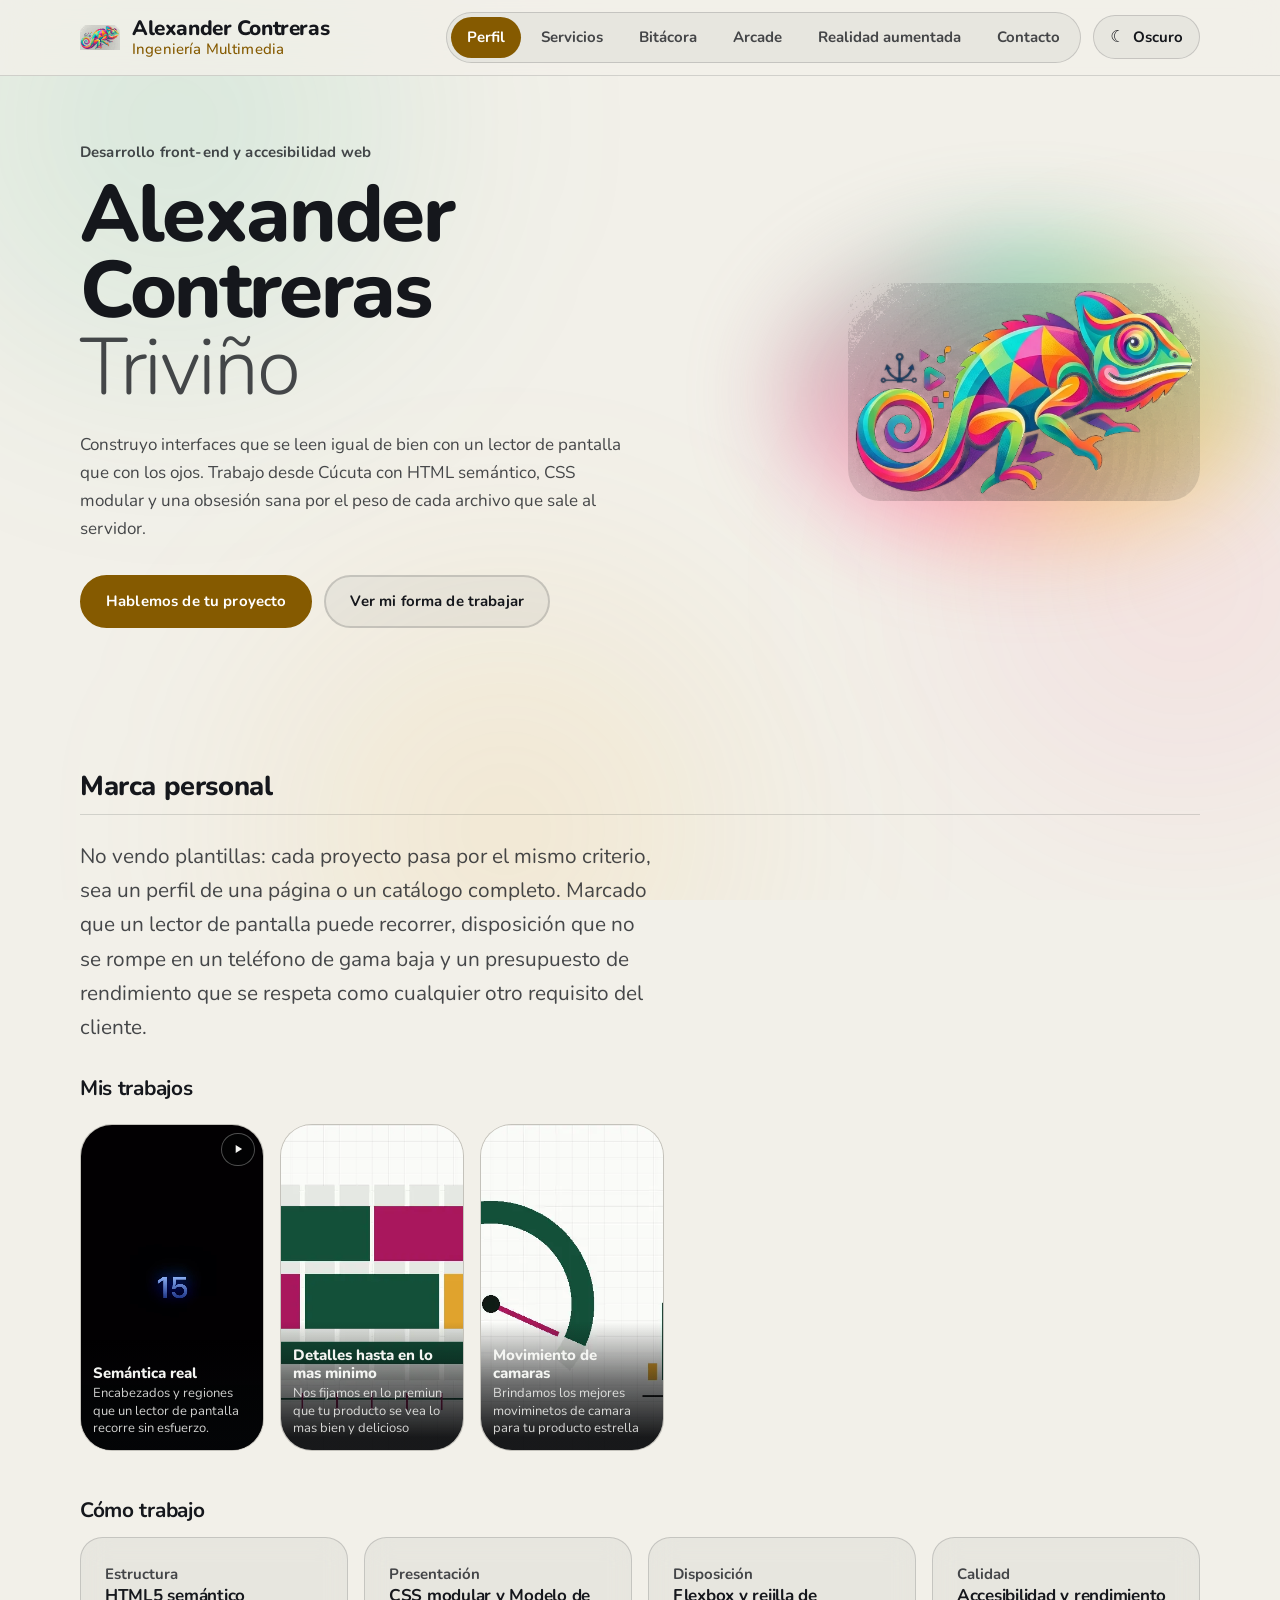
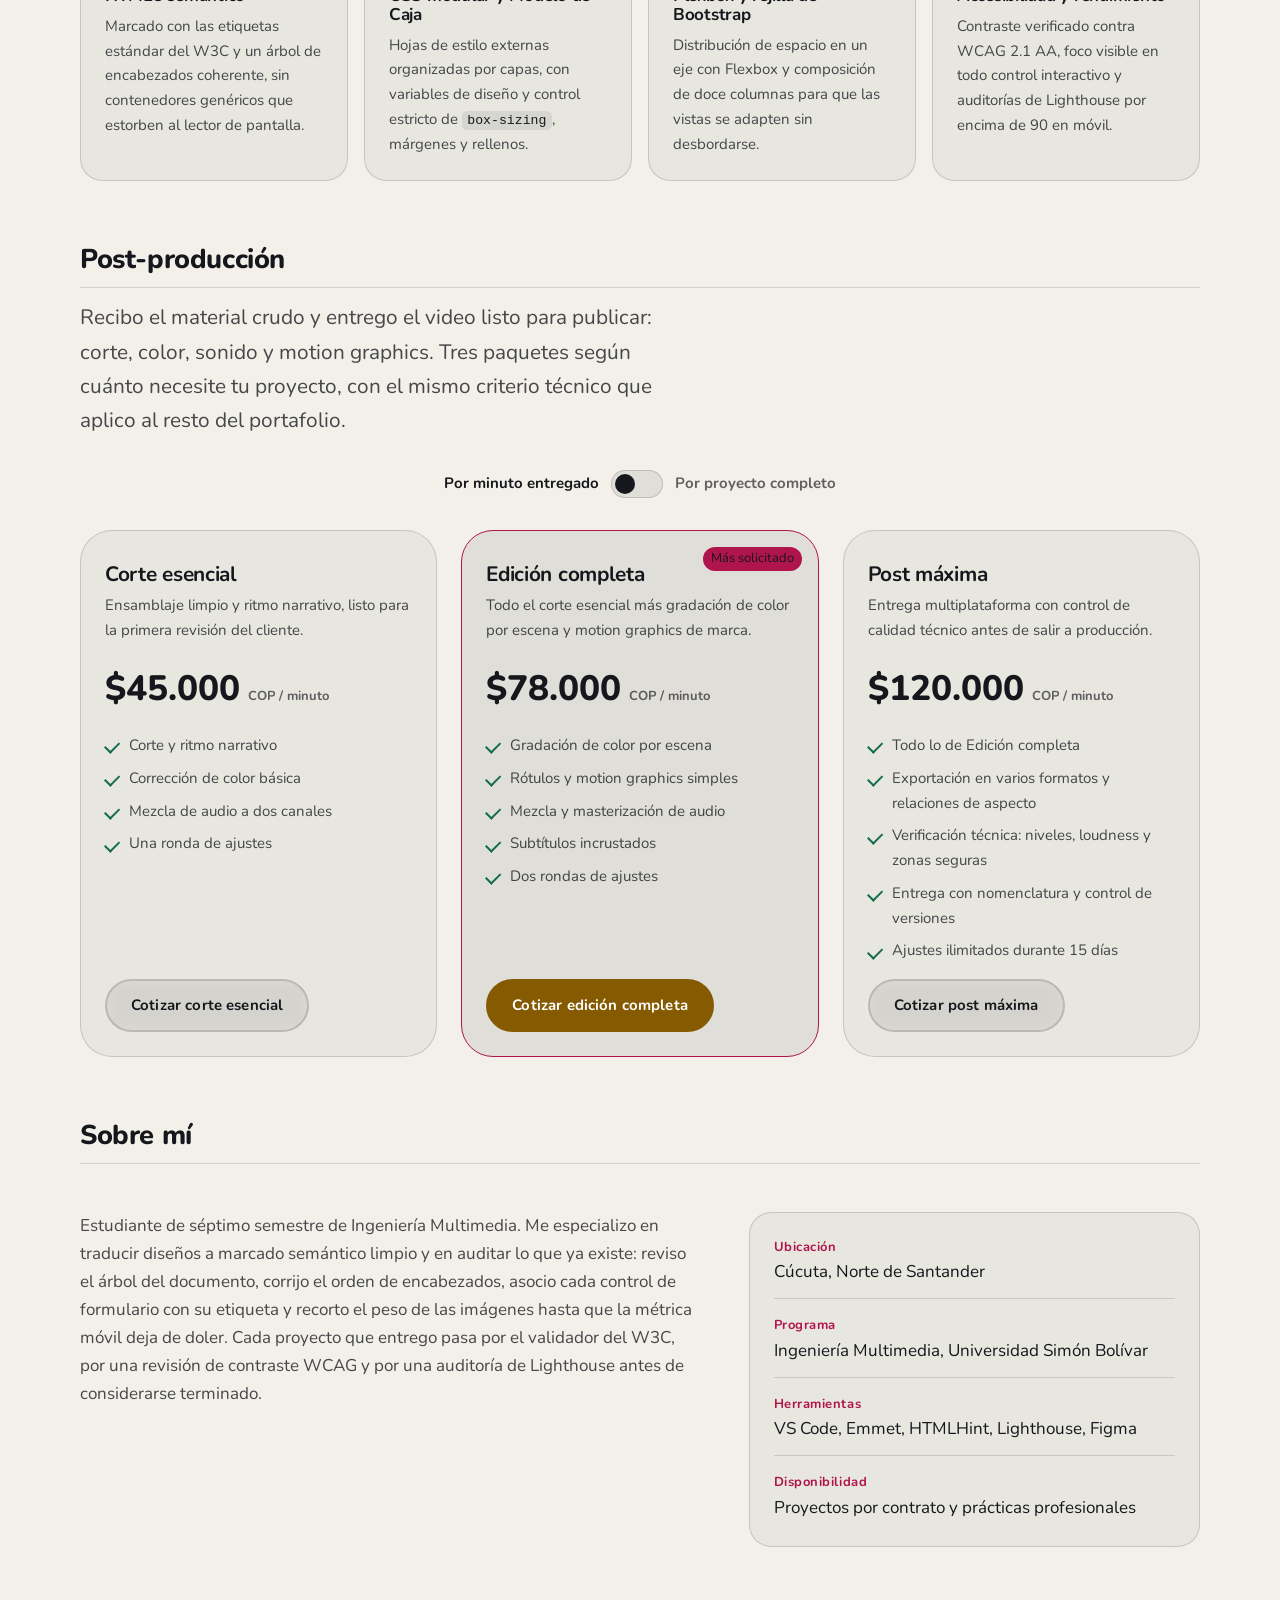
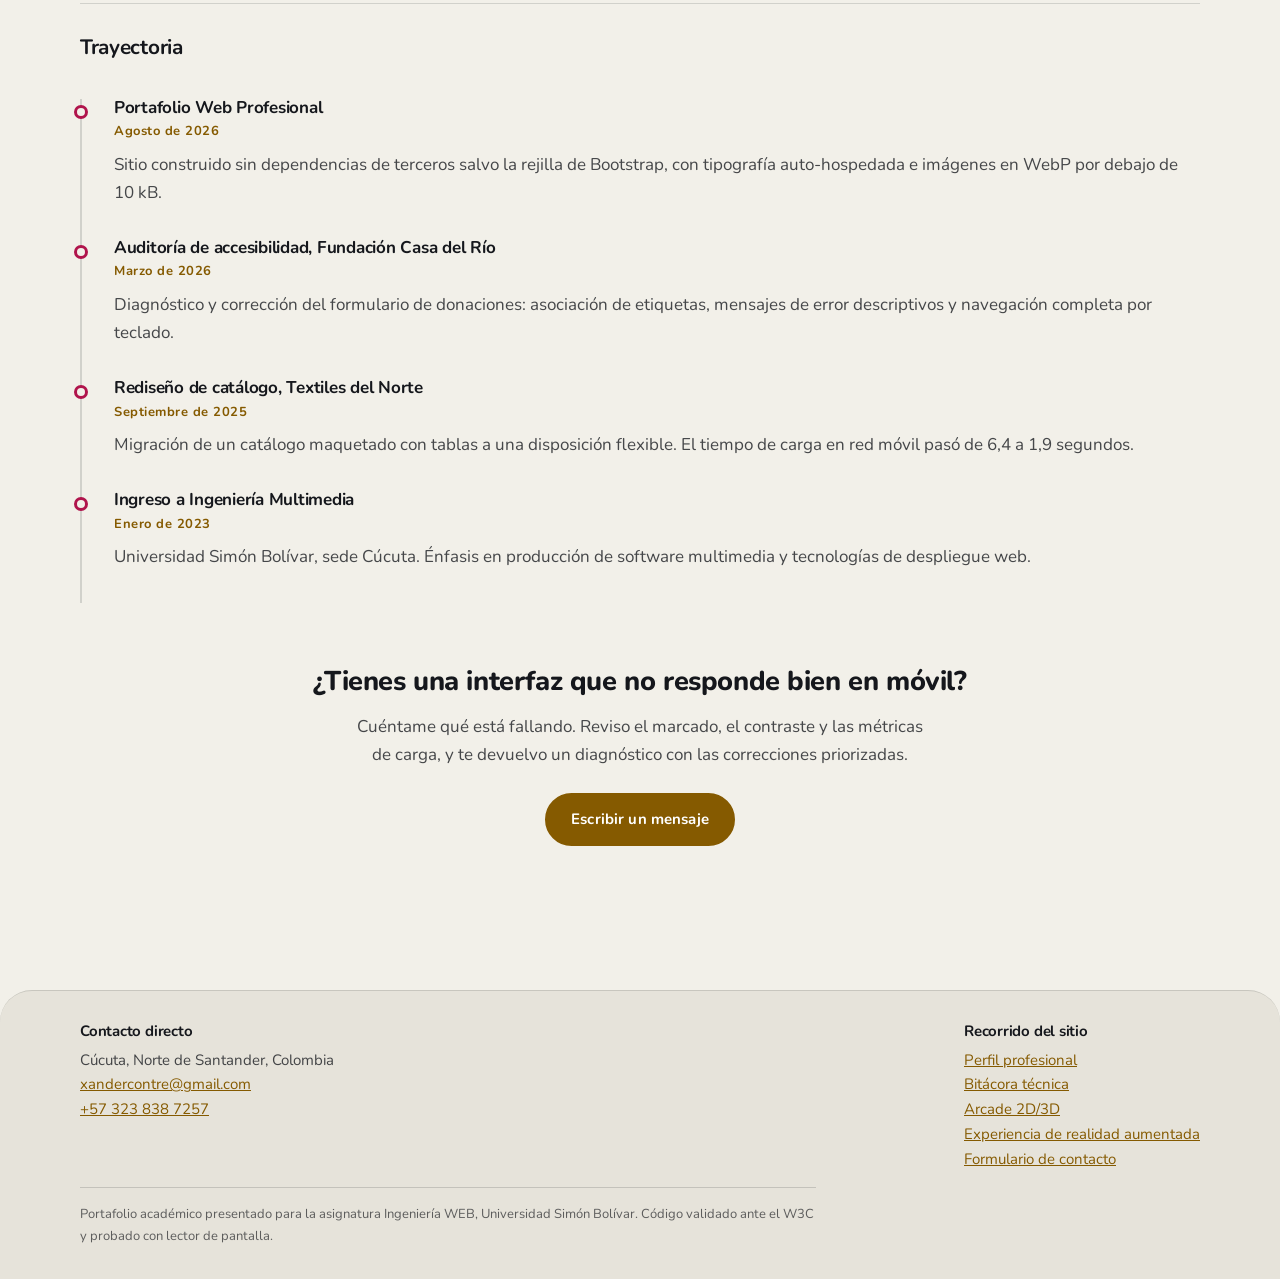
<file: index.html>
<!DOCTYPE html>
<html lang="es">
<head>
<meta charset="utf-8">
<meta name="viewport" content="width=device-width, initial-scale=1">
<title>Alexander Contreras · Perfil profesional — Ingeniería Multimedia</title>
<meta name="description" content="Perfil profesional de Alexander Contreras, estudiante de Ingeniería Multimedia en la Universidad Simón Bolívar: marca personal, trayectoria y competencias en maquetación semántica, accesibilidad WCAG y rendimiento web.">
<meta name="author" content="Alexander Contreras Triviño">
<meta name="theme-color" content="#06070a">
<link rel="preload" href="img/camaleon.webp" as="image">
<link rel="icon" href="img/camaleon.webp" type="image/webp">
<link rel="stylesheet" href="css/styles.css">
<script src="js/tema.js"></script>
</head>
<body>

<a class="salto-contenido" href="#contenido">Saltar al contenido principal</a>

<div class="fondo-animado" aria-hidden="true">
  <span class="mancha mancha-1"></span>
  <span class="mancha mancha-2"></span>
  <span class="mancha mancha-3"></span>
</div>

<header class="cinta franja">
  <a class="marca" href="index.html">
    <img class="marca-icono" src="img/camaleon.webp" alt="Logotipo: camaleón multicolor de Diseño Multimedia" width="48" height="30">
    <span class="marca-texto">Alexander Contreras <span class="marca-subtitulo">Ingeniería Multimedia</span></span>
  </a>
  <div class="cinta-acciones">
    <nav class="menu" aria-label="Navegación principal">
      <ul>
        <li><a href="index.html" aria-current="page">Perfil</a></li>
        <li><a href="#servicios">Servicios</a></li>
        <li><a href="blog.html">Bitácora</a></li>
        <li><a href="arcade.html">Arcade</a></li>
        <li><a href="ar-experience.html">Realidad aumentada</a></li>
        <li><a href="contacto.html">Contacto</a></li>
      </ul>
    </nav>
    <button type="button" class="boton-tema" data-alternar-tema aria-pressed="false" aria-label="Cambiar a modo claro"><span class="boton-tema-icono" aria-hidden="true">☀</span><span class="boton-tema-texto">Claro</span></button>
  </div>
</header>

<main id="contenido">

  <!-- ============ PRESENTACIÓN ============ -->
  <section class="presentacion franja">
    <header class="presentacion-texto">
      <p class="rol">Desarrollo front-end y accesibilidad web</p>
      <h1 class="nombre">Alexander Contreras <em>Triviño</em></h1>
      <p>Construyo interfaces que se leen igual de bien con un lector de pantalla que con los ojos. Trabajo desde Cúcuta con HTML semántico, CSS modular y una obsesión sana por el peso de cada archivo que sale al servidor.</p>
      <p class="acciones">
        <a class="boton" href="contacto.html">Hablemos de tu proyecto</a>
        <a class="boton boton-linea" href="#marca">Ver mi forma de trabajar</a>
      </p>
    </header>
    <div class="marca-canal">
      <span class="resplandor-logo" aria-hidden="true"></span>
      <img src="img/camaleon.webp" alt="" width="600" height="371" aria-hidden="true">
    </div>
  </section>

  <!-- ============ MARCA PERSONAL ============ -->
  <section id="marca" class="bloque franja marca-personal">
    <h2>Marca personal</h2>
    <p class="medida intro-bloque">No vendo plantillas: cada proyecto pasa por el mismo criterio, sea un perfil de una página o un catálogo completo. Marcado que un lector de pantalla puede recorrer, disposición que no se rompe en un teléfono de gama baja y un presupuesto de rendimiento que se respeta como cualquier otro requisito del cliente.</p>

    <h3 class="subtitulo-seccion">Mis trabajos</h3>
    <!--
      Cómo poner tus propios videos:
      1. Copia tus archivos de video dentro de la carpeta "video/" con
         estos nombres exactos: semantica.mp4 (o semantica.webm),
         rejilla.mp4, rendimiento.mp4 (silenciosos o con audio,
         de pocos segundos, en formato vertical si es posible).
      2. Abre este archivo y busca, dentro de cada tarjeta, el
         comentario que dice "Cuando pongas tu clip...". Quita las
         marcas de comentario que rodean su etiqueta source para
         activarlo.
      3. Mientras esas marcas sigan ahí, el navegador no pide el
         archivo, así que no aparece ningún error en la consola
         aunque el video todavía no exista.
    -->
    <div class="reels" role="region" aria-label="Vista rápida de trabajos recientes, desplázate en horizontal">
      <ul class="reels-lista">

       <li class="reel">
          <figure>
            <video class="reel-video" poster="img/portada-semantica.webp" muted loop playsinline preload="metadata" aria-label="Video: revisión del árbol semántico del documento">
              <source src="video/semantica.webm" type="video/webm">
            </video>
            <button class="reel-pausa" type="button" aria-pressed="false" aria-label="Reproducir video de Semántica real" data-titulo="Semántica real">
              <svg viewBox="0 0 24 24" width="14" height="14" aria-hidden="true"><path class="icono-play" d="M8 5v14l11-7z" fill="currentColor"></path><g class="icono-pausa"><rect x="6" y="5" width="4" height="14" fill="currentColor"></rect><rect x="14" y="5" width="4" height="14" fill="currentColor"></rect></g></svg>
            </button>
            <figcaption>
              <p class="reel-titulo">Semántica real</p>
              <p class="reel-texto">Encabezados y regiones que un lector de pantalla recorre sin esfuerzo.</p>
            </figcaption>
          </figure>
        </li>
        <li class="reel">
          <figure>
            <video class="reel-video" poster="img/portada-rejilla.webp" muted loop playsinline preload="metadata" aria-label="Video: rejilla de doce columnas">
              <source src="video/rejilla.mp4" type="video/mp4">
            </video>
            <button class="reel-pausa" type="button" aria-pressed="false" aria-label="Reproducir video de 12 columnas, cero scroll" data-titulo="12 columnas, cero scroll">
              <svg viewBox="0 0 24 24" width="14" height="14" aria-hidden="true"><path class="icono-play" d="M8 5v14l11-7z" fill="currentColor"></path><g class="icono-pausa"><rect x="6" y="5" width="4" height="14" fill="currentColor"></rect><rect x="14" y="5" width="4" height="14" fill="currentColor"></rect></g></svg>
            </button>
            <figcaption>
              <p class="reel-titulo">Detalles hasta en lo mas minimo</p>
              <p class="reel-texto">Nos fijamos en lo premiun que tu producto se vea lo mas bien y delicioso </p>
            </figcaption>
          </figure>
        </li>

        <li class="reel">
          <figure>
            <video class="reel-video" poster="img/portada-rendimiento.webp" muted loop playsinline preload="metadata" aria-label="Video: auditoría de rendimiento en Lighthouse">
              <source src="video/rendimiento.mp4" type="video/mp4">
            </video>
            <button class="reel-pausa" type="button" aria-pressed="false" aria-label="Reproducir video de la mejora de Lighthouse" data-titulo="la mejora de Lighthouse">
              <svg viewBox="0 0 24 24" width="14" height="14" aria-hidden="true"><path class="icono-play" d="M8 5v14l11-7z" fill="currentColor"></path><g class="icono-pausa"><rect x="6" y="5" width="4" height="14" fill="currentColor"></rect><rect x="14" y="5" width="4" height="14" fill="currentColor"></rect></g></svg>
            </button>
            <figcaption>
             <p class="reel-titulo">Movimiento de camaras</p>
 <p class="reel-texto">Brindamos los mejores moviminetos de camara para tu producto estrella  </p>
            </figcaption>
          </figure>
        </li>

      </ul>
    </div>

    <h3 class="subtitulo-seccion">Cómo trabajo</h3>
    <ul class="competencias">
      <li class="competencia">
        <p class="nivel">Estructura</p>
        <h4>HTML5 semántico</h4>
        <p>Marcado con las etiquetas estándar del W3C y un árbol de encabezados coherente, sin contenedores genéricos que estorben al lector de pantalla.</p>
      </li>

      <li class="competencia">
        <p class="nivel">Presentación</p>
        <h4>CSS modular y Modelo de Caja</h4>
        <p>Hojas de estilo externas organizadas por capas, con variables de diseño y control estricto de <code>box-sizing</code>, márgenes y rellenos.</p>
      </li>

      <li class="competencia">
        <p class="nivel">Disposición</p>
        <h4>Flexbox y rejilla de Bootstrap</h4>
        <p>Distribución de espacio en un eje con Flexbox y composición de doce columnas para que las vistas se adapten sin desbordarse.</p>
      </li>

      <li class="competencia">
        <p class="nivel">Calidad</p>
        <h4>Accesibilidad y rendimiento</h4>
        <p>Contraste verificado contra WCAG 2.1 AA, foco visible en todo control interactivo y auditorías de Lighthouse por encima de 90 en móvil.</p>
      </li>
    </ul>
  </section>

  <!-- ============ SERVICIOS · POST-PRODUCCIÓN ============ -->
  <section id="servicios" class="bloque franja servicios" aria-labelledby="servicios-titulo">
    <h2 id="servicios-titulo">Post-producción</h2>
    <p class="medida intro-bloque">Recibo el material crudo y entrego el video listo para publicar: corte, color, sonido y motion graphics. Tres paquetes según cuánto necesite tu proyecto, con el mismo criterio técnico que aplico al resto del portafolio.</p>

    <div class="interruptor-precio" role="group" aria-label="Unidad en la que se muestra el precio">
      <span class="interruptor-etiqueta interruptor-etiqueta-activa" id="etiqueta-minuto">Por minuto entregado</span>
      <button type="button" class="interruptor" id="boton-interruptor" role="switch" aria-checked="false" aria-label="Cambiar a precio por proyecto completo">
        <span class="interruptor-perilla" aria-hidden="true"></span>
      </button>
      <span class="interruptor-etiqueta" id="etiqueta-proyecto">Por proyecto completo</span>
    </div>

    <ul class="planes">

      <li class="plan" data-precio-minuto="45.000" data-precio-proyecto="280.000">
        <header>
          <h3>Corte esencial</h3>
          <p class="plan-descripcion">Ensamblaje limpio y ritmo narrativo, listo para la primera revisión del cliente.</p>
        </header>
        <p class="plan-precio"><span class="cifra">$45.000</span><span class="plan-unidad">COP / minuto</span></p>
        <ul class="plan-caracteristicas">
          <li>Corte y ritmo narrativo</li>
          <li>Corrección de color básica</li>
          <li>Mezcla de audio a dos canales</li>
          <li>Una ronda de ajustes</li>
        </ul>
        <a class="boton boton-linea" href="contacto.html">Cotizar corte esencial</a>
      </li>

      <li class="plan plan-destacado" data-precio-minuto="78.000" data-precio-proyecto="480.000">
        <p class="etiqueta plan-insignia">Más solicitado</p>
        <header>
          <h3>Edición completa</h3>
          <p class="plan-descripcion">Todo el corte esencial más gradación de color por escena y motion graphics de marca.</p>
        </header>
        <p class="plan-precio"><span class="cifra">$78.000</span><span class="plan-unidad">COP / minuto</span></p>
        <ul class="plan-caracteristicas">
          <li>Gradación de color por escena</li>
          <li>Rótulos y motion graphics simples</li>
          <li>Mezcla y masterización de audio</li>
          <li>Subtítulos incrustados</li>
          <li>Dos rondas de ajustes</li>
        </ul>
        <a class="boton" href="contacto.html">Cotizar edición completa</a>
      </li>

      <li class="plan" data-precio-minuto="120.000" data-precio-proyecto="760.000">
        <header>
          <h3>Post máxima</h3>
          <p class="plan-descripcion">Entrega multiplataforma con control de calidad técnico antes de salir a producción.</p>
        </header>
        <p class="plan-precio"><span class="cifra">$120.000</span><span class="plan-unidad">COP / minuto</span></p>
        <ul class="plan-caracteristicas">
          <li>Todo lo de Edición completa</li>
          <li>Exportación en varios formatos y relaciones de aspecto</li>
          <li>Verificación técnica: niveles, loudness y zonas seguras</li>
          <li>Entrega con nomenclatura y control de versiones</li>
          <li>Ajustes ilimitados durante 15 días</li>
        </ul>
        <a class="boton boton-linea" href="contacto.html">Cotizar post máxima</a>
      </li>

    </ul>
  </section>

  <!-- ============ SOBRE MÍ ============ -->
  <section class="bloque franja perfil">
    <h2>Sobre mí</h2>
    <p class="perfil-resumen">Estudiante de séptimo semestre de Ingeniería Multimedia. Me especializo en traducir diseños a marcado semántico limpio y en auditar lo que ya existe: reviso el árbol del documento, corrijo el orden de encabezados, asocio cada control de formulario con su etiqueta y recorto el peso de las imágenes hasta que la métrica móvil deja de doler. Cada proyecto que entrego pasa por el validador del W3C, por una revisión de contraste WCAG y por una auditoría de Lighthouse antes de considerarse terminado.</p>
    <dl class="datos">
      <dt>Ubicación</dt>
      <dd>Cúcuta, Norte de Santander</dd>
      <dt>Programa</dt>
      <dd>Ingeniería Multimedia, Universidad Simón Bolívar</dd>
      <dt>Herramientas</dt>
      <dd>VS Code, Emmet, HTMLHint, Lighthouse, Figma</dd>
      <dt>Disponibilidad</dt>
      <dd>Proyectos por contrato y prácticas profesionales</dd>
    </dl>

    <h3 class="trayectoria-titulo">Trayectoria</h3>
    <ol class="linea-tiempo">
      <li>
        <h4>Portafolio Web Profesional</h4>
        <time datetime="2026-08">Agosto de 2026</time>
        <p>Sitio construido sin dependencias de terceros salvo la rejilla de Bootstrap, con tipografía auto-hospedada e imágenes en WebP por debajo de 10&nbsp;kB.</p>
      </li>
      <li>
        <h4>Auditoría de accesibilidad, Fundación Casa del Río</h4>
        <time datetime="2026-03">Marzo de 2026</time>
        <p>Diagnóstico y corrección del formulario de donaciones: asociación de etiquetas, mensajes de error descriptivos y navegación completa por teclado.</p>
      </li>
      <li>
        <h4>Rediseño de catálogo, Textiles del Norte</h4>
        <time datetime="2025-09">Septiembre de 2025</time>
        <p>Migración de un catálogo maquetado con tablas a una disposición flexible. El tiempo de carga en red móvil pasó de 6,4 a 1,9 segundos.</p>
      </li>
      <li>
        <h4>Ingreso a Ingeniería Multimedia</h4>
        <time datetime="2023-01">Enero de 2023</time>
        <p>Universidad Simón Bolívar, sede Cúcuta. Énfasis en producción de software multimedia y tecnologías de despliegue web.</p>
      </li>
    </ol>
  </section>

  <!-- ============ LLAMADA A CONTACTO ============ -->
  <section class="llamada franja">
    <h2>¿Tienes una interfaz que no responde bien en móvil?</h2>
    <p class="medida">Cuéntame qué está fallando. Reviso el marcado, el contraste y las métricas de carga, y te devuelvo un diagnóstico con las correcciones priorizadas.</p>
    <p class="acciones"><a class="boton" href="contacto.html">Escribir un mensaje</a></p>
  </section>

</main>

<footer class="pie franja">
  <section>
    <h2>Contacto directo</h2>
    <address>
      Cúcuta, Norte de Santander, Colombia<br>
      <a href="mailto:xandercontre@gmail.com">xandercontre@gmail.com</a><br>
      <a href="tel:+573238387257">+57 323 838 7257</a>
    </address>
  </section>
  <section>
    <h2>Recorrido del sitio</h2>
    <ul>
      <li><a href="index.html">Perfil profesional</a></li>
      <li><a href="blog.html">Bitácora técnica</a></li>
      <li><a href="arcade.html">Arcade 2D/3D</a></li>
      <li><a href="ar-experience.html">Experiencia de realidad aumentada</a></li>
      <li><a href="contacto.html">Formulario de contacto</a></li>
    </ul>
  </section>
  <p class="pie-nota">Portafolio académico presentado para la asignatura Ingeniería WEB, Universidad Simón Bolívar. Código validado ante el W3C y probado con lector de pantalla.</p>
</footer>

<script src="js/marcadores.js"></script>
<script src="js/main.js"></script>
</body>
</html>
</file>
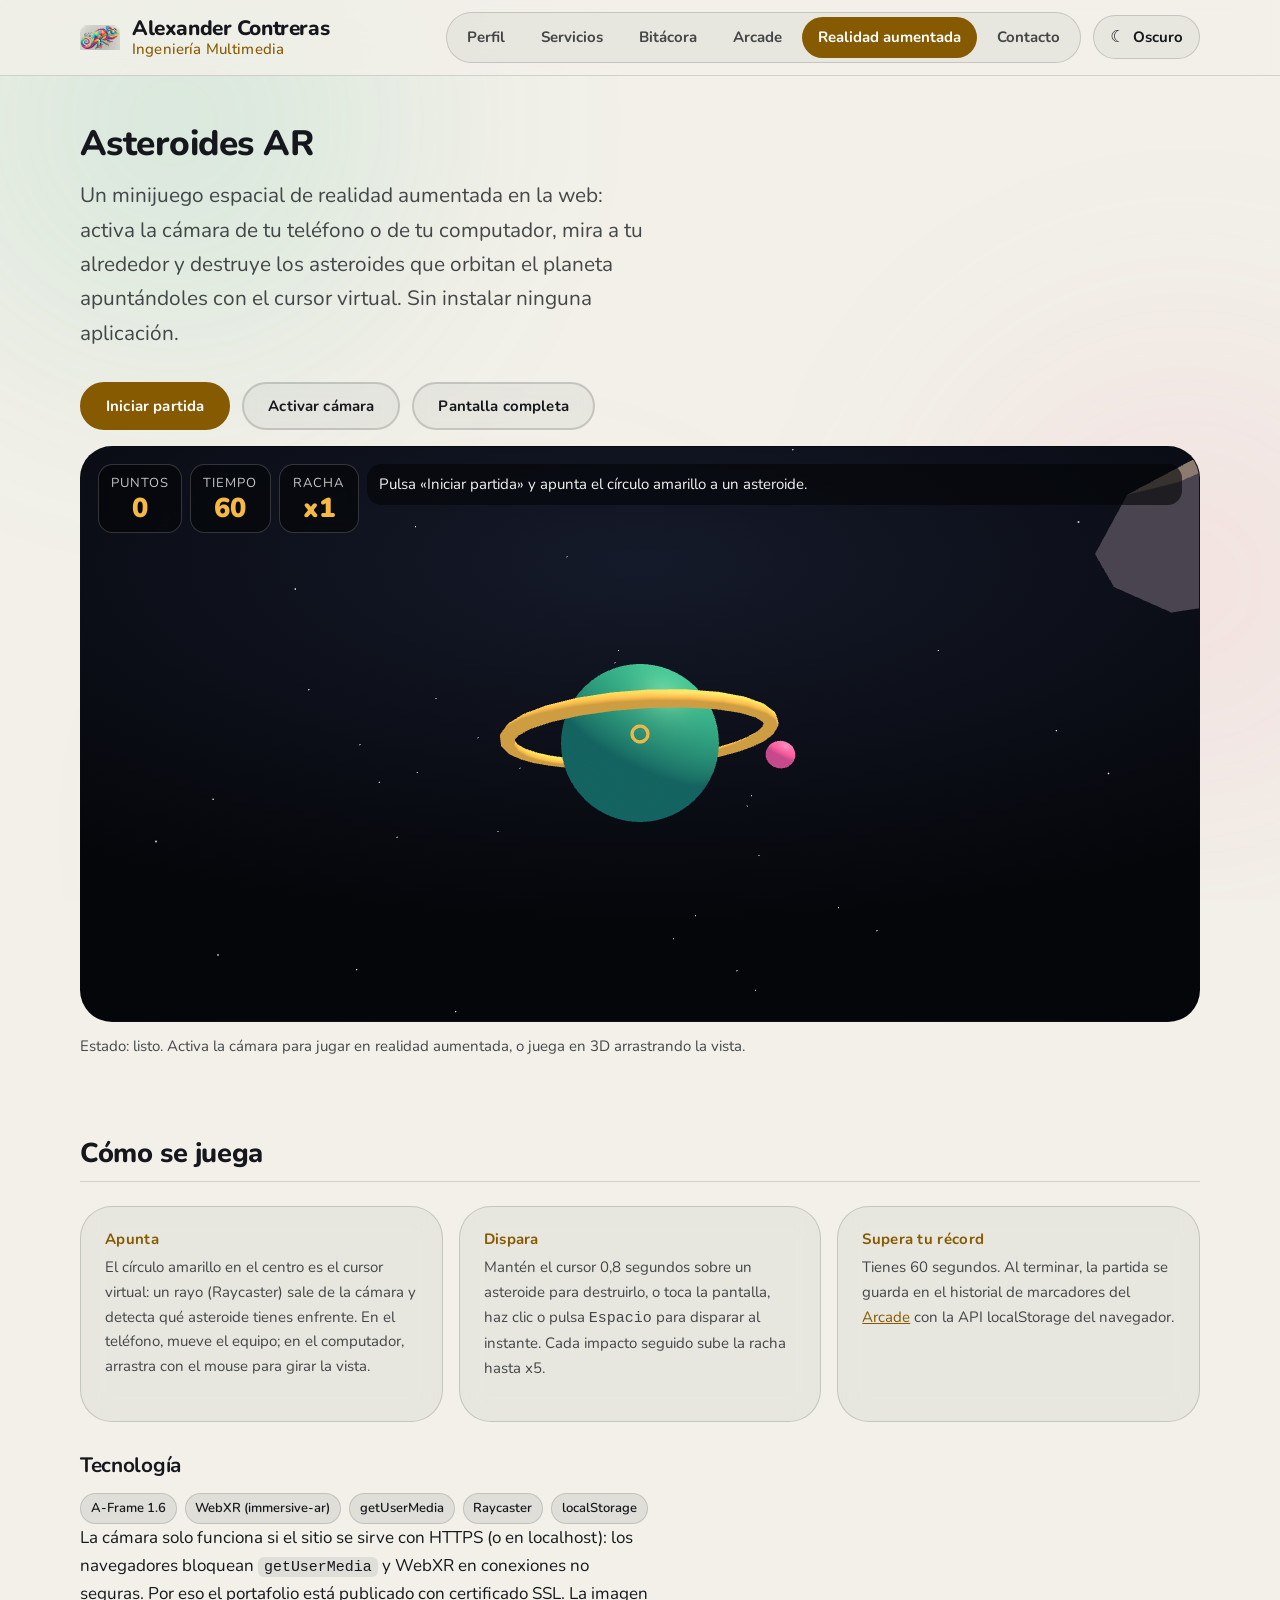
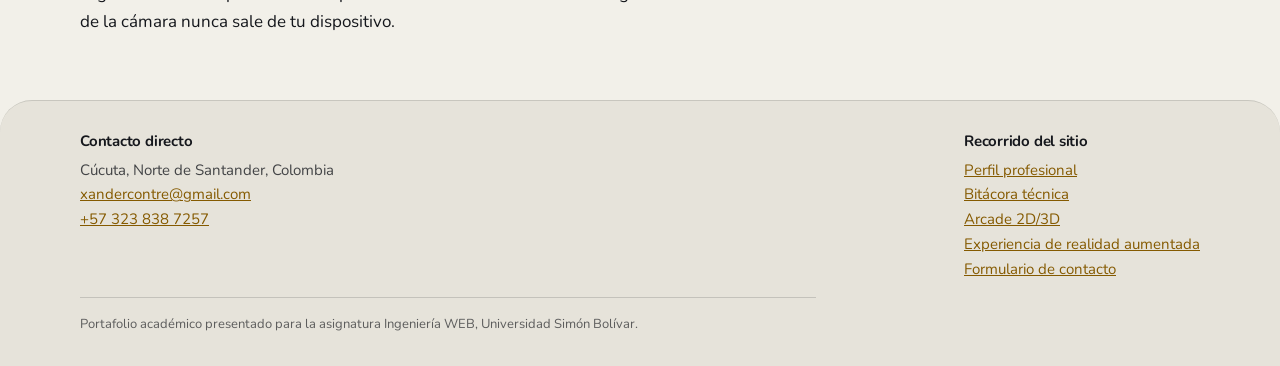
<file: ar-experience.html>
<!DOCTYPE html>
<html lang="es">
<head>
<meta charset="utf-8">
<meta name="viewport" content="width=device-width, initial-scale=1">
<title>Realidad aumentada · Alexander Contreras — Ingeniería Multimedia</title>
<meta name="description" content="Asteroides AR: minijuego espacial en realidad aumentada hecho con A-Frame y WebXR. Apunta con el cursor virtual y destruye los asteroides que orbitan a tu alrededor.">
<meta name="author" content="Alexander Contreras Triviño">
<meta name="theme-color" content="#06070a">
<link rel="icon" href="img/camaleon.webp" type="image/webp">
<link rel="stylesheet" href="css/styles.css">
<script src="js/tema.js"></script>
<!-- A-Frame 1.6.0 auto-hospedado: no depende de un CDN externo el día de la sustentación. -->
<script src="js/lib/aframe.min.js"></script>
<script src="js/ar-asteroides.js"></script>
</head>
<body>

<a class="salto-contenido" href="#contenido">Saltar al contenido principal</a>

<div class="fondo-animado" aria-hidden="true">
  <span class="mancha mancha-1"></span>
  <span class="mancha mancha-2"></span>
  <span class="mancha mancha-3"></span>
</div>

<header class="cinta franja">
  <a class="marca" href="index.html">
    <img class="marca-icono" src="img/camaleon.webp" alt="Logotipo: camaleón multicolor de Diseño Multimedia" width="48" height="30">
    <span class="marca-texto">Alexander Contreras <span class="marca-subtitulo">Ingeniería Multimedia</span></span>
  </a>
  <div class="cinta-acciones">
    <nav class="menu" aria-label="Navegación principal">
      <ul>
        <li><a href="index.html">Perfil</a></li>
        <li><a href="index.html#servicios">Servicios</a></li>
        <li><a href="blog.html">Bitácora</a></li>
        <li><a href="arcade.html">Arcade</a></li>
        <li><a href="ar-experience.html" aria-current="page">Realidad aumentada</a></li>
        <li><a href="contacto.html">Contacto</a></li>
      </ul>
    </nav>
    <button type="button" class="boton-tema" data-alternar-tema aria-pressed="false" aria-label="Cambiar a modo claro"><span class="boton-tema-icono" aria-hidden="true">☀</span><span class="boton-tema-texto">Claro</span></button>
  </div>
</header>

<main id="contenido">

  <header class="cabecera-vista franja">
    <h1>Asteroides AR</h1>
    <p class="medida">Un minijuego espacial de realidad aumentada en la web: activa la cámara de tu teléfono o de tu computador, mira a tu alrededor y destruye los asteroides que orbitan el planeta apuntándoles con el cursor virtual. Sin instalar ninguna aplicación.</p>
  </header>

  <section class="franja ar-seccion" aria-labelledby="titulo-escena">
    <h2 id="titulo-escena" class="solo-lectores">Escena de realidad aumentada</h2>

    <div class="ar-controles" role="group" aria-label="Controles de la experiencia">
      <button class="boton" type="button" id="ar-iniciar">Iniciar partida</button>
      <button class="boton boton-linea" type="button" id="ar-camara" aria-pressed="false">Activar cámara</button>
      <button class="boton boton-linea" type="button" id="ar-pantalla">Pantalla completa</button>
    </div>

    <div class="ar-escenario" id="ar-escenario">
      <video id="ar-video" class="ar-video" autoplay muted playsinline aria-hidden="true"></video>

      <a-scene id="ar-escena" embedded
               renderer="alpha: true; antialias: true; colorManagement: true"
               background="transparent: true"
               vr-mode-ui="enabled: false"
               xr-mode-ui="enabled: true; XRMode: ar"
               webxr="optionalFeatures: dom-overlay; overlayElement: #ar-hud"
               device-orientation-permission-ui="enabled: true"
               loading-screen="enabled: false">

        <a-assets>
          <a-mixin id="roca" geometry="primitive: dodecahedron; radius: 0.32" material="color: #8a7a6a; roughness: 0.95; flatShading: true"></a-mixin>
        </a-assets>

        <a-entity light="type: ambient; color: #b9c2ff; intensity: 0.55"></a-entity>
        <a-entity light="type: directional; color: #fff1d6; intensity: 1.1" position="2 4 1"></a-entity>

        <!-- Planeta central: el "producto" de la escena -->
        <a-entity id="planeta" position="0 1.5 -4" animation="property: rotation; to: 0 360 0; loop: true; dur: 40000; easing: linear">
          <a-sphere radius="0.9" segments-width="48" segments-height="32" material="color: #2fb787; roughness: 0.6; metalness: 0.1"></a-sphere>
          <a-torus radius="1.45" radius-tubular="0.035" rotation="75 0 0" material="color: #f6b944; emissive: #f6b944; emissiveIntensity: 0.4"></a-torus>
          <a-sphere radius="0.18" position="1.9 0.4 0" material="color: #ff5f96; emissive: #ff5f96; emissiveIntensity: 0.3"
                    animation="property: object3D.position.y; from: 0.4; to: -0.4; dir: alternate; loop: true; dur: 2600; easing: easeInOutSine"></a-sphere>
        </a-entity>

        <!-- Campo de estrellas (solo visible sin cámara) -->
        <a-entity id="estrellas" estrellas="cantidad: 220"></a-entity>

        <!-- Contenedor de asteroides: los crea el componente "generador" -->
        <a-entity id="campo" generador="cantidad: 7"></a-entity>

        <!-- Cámara con cursor virtual (Raycaster). Fusible: mirar 0,8 s dispara;
             también dispara al tocar la pantalla o hacer clic. -->
        <a-entity id="rig" position="0 0 0">
          <a-entity id="camara" camera look-controls="magicWindowTrackingEnabled: true; touchEnabled: true" position="0 1.6 0">
            <a-entity id="cursor"
                      cursor="fuse: true; fuseTimeout: 800"
                      raycaster="objects: .asteroide; far: 30; interval: 50"
                      position="0 0 -1"
                      geometry="primitive: ring; radiusInner: 0.018; radiusOuter: 0.028"
                      material="color: #f6b944; shader: flat; opacity: 0.95"
                      animation__fusing="property: scale; startEvents: fusing; easing: easeInCubic; dur: 800; from: 1 1 1; to: 0.35 0.35 0.35"
                      animation__reset="property: scale; startEvents: mouseleave, click; dur: 150; to: 1 1 1"></a-entity>
          </a-entity>
        </a-entity>
      </a-scene>

      <div class="ar-hud" id="ar-hud" aria-live="polite">
        <p class="ar-dato"><span>Puntos</span><b id="ar-puntos">0</b></p>
        <p class="ar-dato"><span>Tiempo</span><b id="ar-tiempo">60</b></p>
        <p class="ar-dato"><span>Racha</span><b id="ar-racha">x1</b></p>
        <p class="ar-mensaje" id="ar-mensaje">Pulsa «Iniciar partida» y apunta el círculo amarillo a un asteroide.</p>
      </div>
    </div>

    <p class="ar-nota" id="ar-estado">Estado: esperando. En teléfonos Android con Chrome aparece además el botón <strong>AR</strong> abajo a la derecha de la escena para la realidad aumentada inmersiva (WebXR).</p>
  </section>

  <section class="bloque franja ar-info" aria-labelledby="titulo-como">
    <h2 id="titulo-como">Cómo se juega</h2>
    <div class="ar-columnas">
      <article class="panel">
        <h3>Apunta</h3>
        <p>El círculo amarillo en el centro es el cursor virtual: un rayo (Raycaster) sale de la cámara y detecta qué asteroide tienes enfrente. En el teléfono, mueve el equipo; en el computador, arrastra con el mouse para girar la vista.</p>
      </article>
      <article class="panel">
        <h3>Dispara</h3>
        <p>Mantén el cursor 0,8 segundos sobre un asteroide para destruirlo, o toca la pantalla, haz clic o pulsa <kbd>Espacio</kbd> para disparar al instante. Cada impacto seguido sube la racha hasta x5.</p>
      </article>
      <article class="panel">
        <h3>Supera tu récord</h3>
        <p>Tienes 60 segundos. Al terminar, la partida se guarda en el historial de marcadores del <a href="arcade.html#historial">Arcade</a> con la API localStorage del navegador.</p>
      </article>
    </div>

    <h3 class="subtitulo-seccion">Tecnología</h3>
    <ul class="nube">
      <li>A-Frame 1.6</li>
      <li>WebXR (immersive-ar)</li>
      <li>getUserMedia</li>
      <li>Raycaster</li>
      <li>localStorage</li>
    </ul>
    <p class="medida">La cámara solo funciona si el sitio se sirve con HTTPS (o en localhost): los navegadores bloquean <code>getUserMedia</code> y WebXR en conexiones no seguras. Por eso el portafolio está publicado con certificado SSL. La imagen de la cámara nunca sale de tu dispositivo.</p>
  </section>

</main>

<footer class="pie franja">
  <section>
    <h2>Contacto directo</h2>
    <address>
      Cúcuta, Norte de Santander, Colombia<br>
      <a href="mailto:xandercontre@gmail.com">xandercontre@gmail.com</a><br>
      <a href="tel:+573238387257">+57 323 838 7257</a>
    </address>
  </section>
  <section>
    <h2>Recorrido del sitio</h2>
    <ul>
      <li><a href="index.html">Perfil profesional</a></li>
      <li><a href="blog.html">Bitácora técnica</a></li>
      <li><a href="arcade.html">Arcade 2D/3D</a></li>
      <li><a href="ar-experience.html">Experiencia de realidad aumentada</a></li>
      <li><a href="contacto.html">Formulario de contacto</a></li>
    </ul>
  </section>
  <p class="pie-nota">Portafolio académico presentado para la asignatura Ingeniería WEB, Universidad Simón Bolívar.</p>
</footer>

<script src="js/marcadores.js"></script>
<script src="js/ar-ui.js"></script>
</body>
</html>
</file>
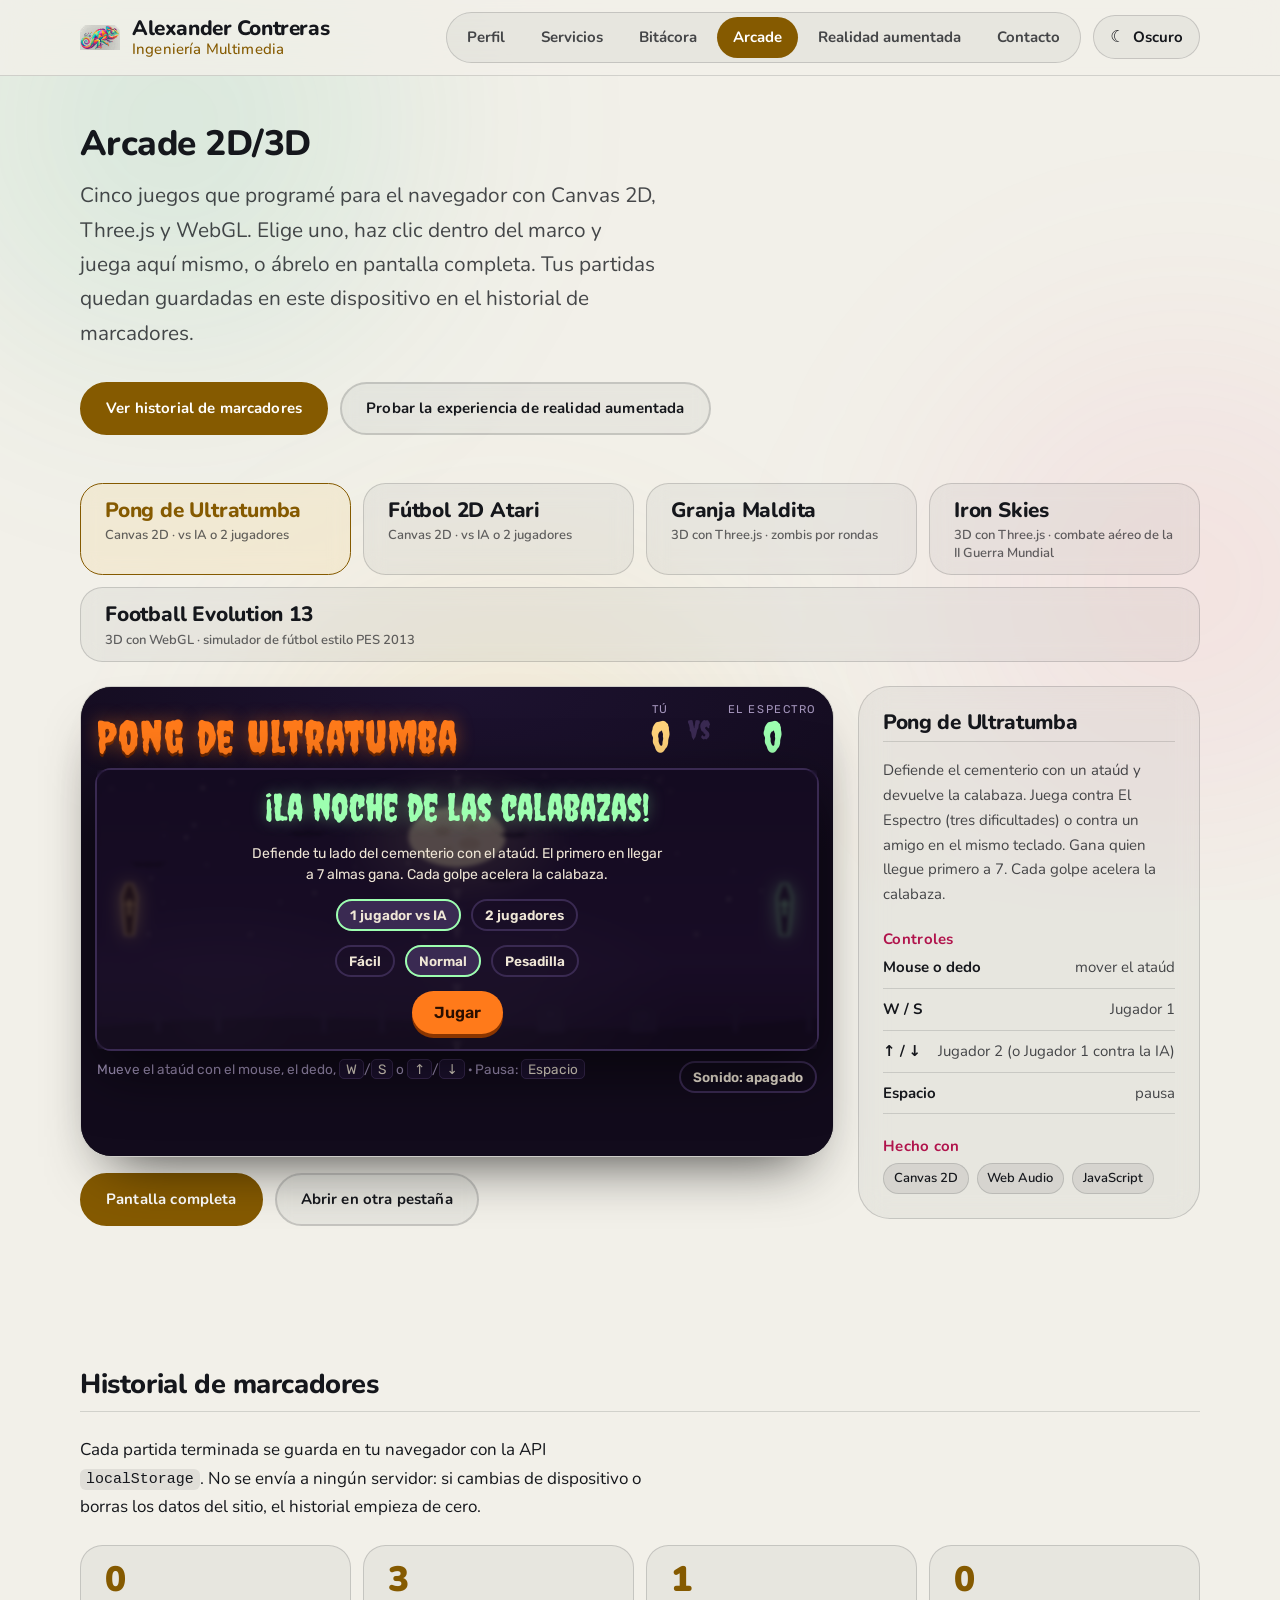
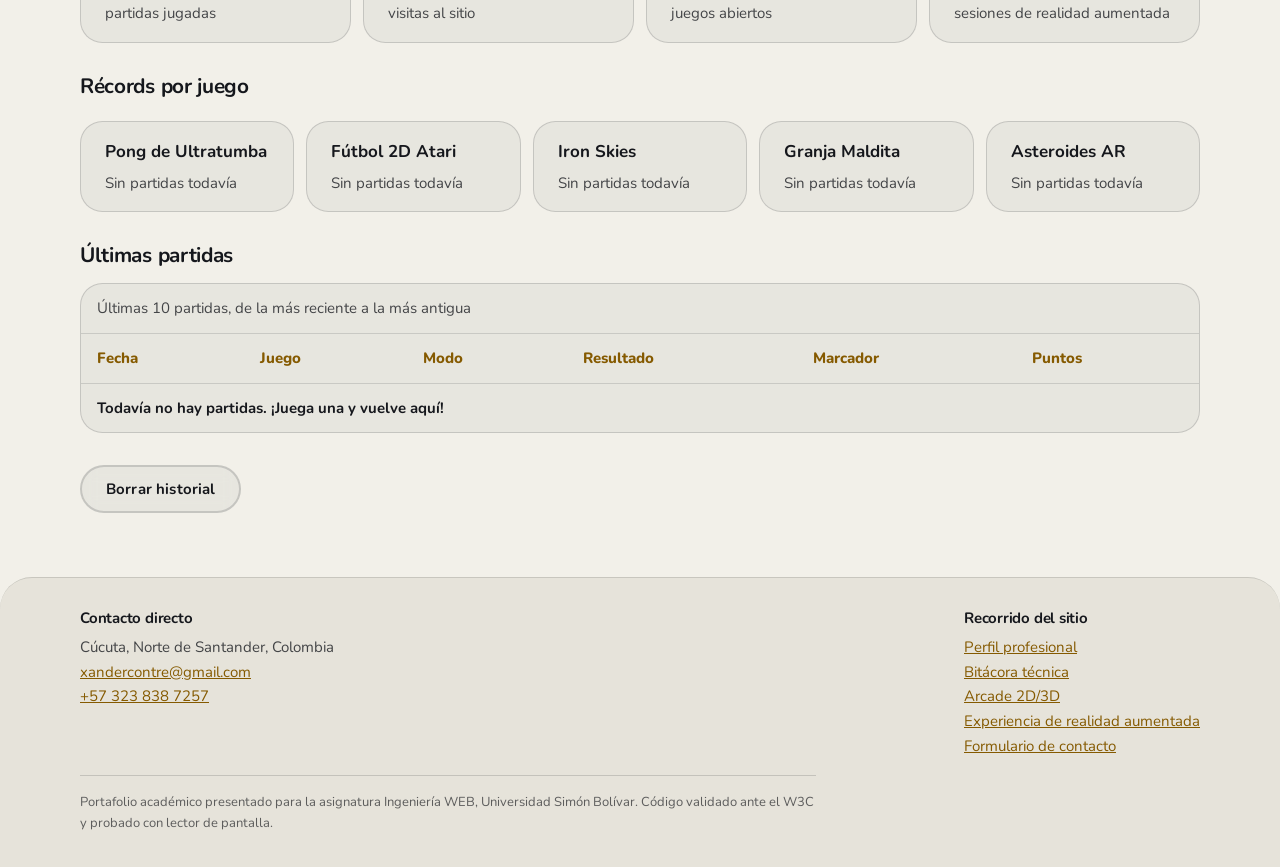
<file: arcade.html>
<!DOCTYPE html>
<html lang="es">
<head>
<meta charset="utf-8">
<meta name="viewport" content="width=device-width, initial-scale=1">
<title>Arcade · Alexander Contreras — Ingeniería Multimedia</title>
<meta name="description" content="Cuatro juegos para navegador hechos con HTML, CSS y JavaScript: Pong de Ultratumba, un Pong de Halloween en canvas 2D; Granja Maldita, un juego de zombis por rondas en 3D; Iron Skies, un juego de combate aéreo de la Segunda Guerra Mundial en 3D, ambos con Three.js, y Football Evolution 13, un simulador de fútbol 3D en WebGL.">
<meta name="author" content="Alexander Contreras Triviño">
<meta name="theme-color" content="#06070a">
<link rel="preload" href="img/camaleon.webp" as="image">
<link rel="icon" href="img/camaleon.webp" type="image/webp">
<link rel="stylesheet" href="css/styles.css">
<script src="js/tema.js"></script>
</head>
<body>

<a class="salto-contenido" href="#contenido">Saltar al contenido principal</a>

<div class="fondo-animado" aria-hidden="true">
  <span class="mancha mancha-1"></span>
  <span class="mancha mancha-2"></span>
  <span class="mancha mancha-3"></span>
</div>

<header class="cinta franja">
  <a class="marca" href="index.html">
    <img class="marca-icono" src="img/camaleon.webp" alt="Logotipo: camaleón multicolor de Diseño Multimedia" width="48" height="30">
    <span class="marca-texto">Alexander Contreras <span class="marca-subtitulo">Ingeniería Multimedia</span></span>
  </a>
  <div class="cinta-acciones">
    <nav class="menu" aria-label="Navegación principal">
      <ul>
        <li><a href="index.html">Perfil</a></li>
        <li><a href="index.html#servicios">Servicios</a></li>
        <li><a href="blog.html">Bitácora</a></li>
        <li><a href="arcade.html" aria-current="page">Arcade</a></li>
        <li><a href="ar-experience.html">Realidad aumentada</a></li>
        <li><a href="contacto.html">Contacto</a></li>
      </ul>
    </nav>
    <button type="button" class="boton-tema" data-alternar-tema aria-pressed="false" aria-label="Cambiar a modo claro"><span class="boton-tema-icono" aria-hidden="true">☀</span><span class="boton-tema-texto">Claro</span></button>
  </div>
</header>

<main id="contenido">

  <header class="cabecera-vista franja">
    <h1>Arcade 2D/3D</h1>
    <p class="medida">Cinco juegos que programé para el navegador con Canvas 2D, Three.js y WebGL. Elige uno, haz clic dentro del marco y juega aquí mismo, o ábrelo en pantalla completa. Tus partidas quedan guardadas en este dispositivo en el historial de marcadores.</p>
    <p class="acciones"><a class="boton" href="#historial">Ver historial de marcadores</a> <a class="boton boton-linea" href="ar-experience.html">Probar la experiencia de realidad aumentada</a></p>
  </header>

  <section class="sala-juegos franja" aria-labelledby="titulo-sala">
    <h2 id="titulo-sala" class="solo-lectores">Selector de juegos</h2>

    <div class="selector-juegos" role="tablist" aria-label="Elige un juego">
      <button class="pestana-juego" role="tab" id="pestana-pong" aria-controls="panel-pong" aria-selected="true" data-juego="pong">
        <span class="pestana-titulo">Pong de Ultratumba</span>
        <span class="pestana-meta">Canvas 2D · vs IA o 2 jugadores</span>
      </button>
      <button class="pestana-juego" role="tab" id="pestana-atari" aria-controls="panel-atari" aria-selected="false" tabindex="-1" data-juego="atari">
        <span class="pestana-titulo">Fútbol 2D Atari</span>
        <span class="pestana-meta">Canvas 2D · vs IA o 2 jugadores</span>
      </button>
      <button class="pestana-juego" role="tab" id="pestana-zombis" aria-controls="panel-zombis" aria-selected="false" tabindex="-1" data-juego="zombis">
        <span class="pestana-titulo">Granja Maldita</span>
        <span class="pestana-meta">3D con Three.js · zombis por rondas</span>
      </button>
      <button class="pestana-juego" role="tab" id="pestana-aviones" aria-controls="panel-aviones" aria-selected="false" tabindex="-1" data-juego="aviones">
        <span class="pestana-titulo">Iron Skies</span>
        <span class="pestana-meta">3D con Three.js · combate aéreo de la II Guerra Mundial</span>
      </button>
      <button class="pestana-juego" role="tab" id="pestana-futbol" aria-controls="panel-futbol" aria-selected="false" tabindex="-1" data-juego="futbol">
        <span class="pestana-titulo">Football Evolution 13</span>
        <span class="pestana-meta">3D con WebGL · simulador de fútbol estilo PES 2013</span>
      </button>
    </div>

    <div class="sala-rejilla">

      <article class="panel-juego" role="tabpanel" id="panel-pong" aria-labelledby="pestana-pong">
        <div class="marco-juego marco-pong">
          <iframe title="Pong de Ultratumba" data-src="juegos/pong-ultratumba.html" allow="fullscreen" loading="lazy"></iframe>
        </div>
        <p class="acciones-juego">
          <button class="boton" type="button" data-pantalla-completa="panel-pong">Pantalla completa</button>
          <a class="boton boton-linea" href="juegos/pong-ultratumba.html" target="_blank" rel="noopener">Abrir en otra pestaña</a>
        </p>
      </article>

      <article class="panel-juego" role="tabpanel" id="panel-atari" aria-labelledby="pestana-atari" hidden>
        <div class="marco-juego marco-pong">
          <iframe title="Fútbol 2D Atari" data-src="juegos/futbol-atari.html" allow="fullscreen" loading="lazy"></iframe>
        </div>
        <p class="acciones-juego">
          <button class="boton" type="button" data-pantalla-completa="panel-atari">Pantalla completa</button>
          <a class="boton boton-linea" href="juegos/futbol-atari.html" target="_blank" rel="noopener">Abrir en otra pestaña</a>
        </p>
      </article>

      <article class="panel-juego" role="tabpanel" id="panel-zombis" aria-labelledby="pestana-zombis" hidden>
        <div class="marco-juego marco-zombis">
          <iframe title="Granja Maldita" data-src="juegos/granja-maldita.html" allow="fullscreen" loading="lazy"></iframe>
        </div>
        <p class="acciones-juego">
          <button class="boton" type="button" data-pantalla-completa="panel-zombis">Pantalla completa</button>
          <a class="boton boton-linea" href="juegos/granja-maldita.html" target="_blank" rel="noopener">Abrir en otra pestaña</a>
        </p>
      </article>

      <article class="panel-juego" role="tabpanel" id="panel-aviones" aria-labelledby="pestana-aviones" hidden>
        <div class="marco-juego marco-aviones">
          <iframe title="Iron Skies: World War II" data-src="juegos/iron-skies.html?v=3" allow="fullscreen" loading="lazy"></iframe>
        </div>
        <p class="acciones-juego">
          <button class="boton" type="button" data-pantalla-completa="panel-aviones">Pantalla completa</button>
          <a class="boton boton-linea" href="juegos/iron-skies.html" target="_blank" rel="noopener">Abrir en otra pestaña</a>
        </p>
      </article>

      <article class="panel-juego" role="tabpanel" id="panel-futbol" aria-labelledby="pestana-futbol" hidden>
        <div class="marco-juego marco-futbol">
          <iframe title="Football Evolution 13" data-src="juegos/football-evolution-13.html" allow="fullscreen; gamepad" loading="lazy"></iframe>
        </div>
        <p class="acciones-juego">
          <button class="boton" type="button" data-pantalla-completa="panel-futbol">Pantalla completa</button>
          <a class="boton boton-linea" href="juegos/football-evolution-13.html" target="_blank" rel="noopener">Abrir en otra pestaña</a>
        </p>
      </article>

      <aside class="panel ficha-juego" aria-live="polite">
        <div data-ficha="pong">
          <h2>Pong de Ultratumba</h2>
          <p>Defiende el cementerio con un ataúd y devuelve la calabaza. Juega contra El Espectro (tres dificultades) o contra un amigo en el mismo teclado. Gana quien llegue primero a 7. Cada golpe acelera la calabaza.</p>
          <h3>Controles</h3>
          <dl class="lista-controles">
            <div><dt>Mouse o dedo</dt><dd>mover el ataúd</dd></div>
            <div><dt>W / S</dt><dd>Jugador 1</dd></div>
            <div><dt>↑ / ↓</dt><dd>Jugador 2 (o Jugador 1 contra la IA)</dd></div>
            <div><dt>Espacio</dt><dd>pausa</dd></div>
          </dl>
          <h3>Hecho con</h3>
          <ul class="nube">
            <li>Canvas 2D</li>
            <li>Web Audio</li>
            <li>JavaScript</li>
          </ul>
        </div>
        <div data-ficha="atari" hidden>
          <h2>Fútbol 2D Atari</h2>
          <p>Homenaje al fútbol del Atari 2600: bloques de colores, cancha a franjas y sonido de onda cuadrada. Cada equipo tiene un delantero y un arquero automático. Partido de 2 minutos o hasta 5 goles, contra la IA (tres niveles) o de 2 jugadores locales.</p>
          <h3>Controles</h3>
          <dl class="lista-controles">
            <div><dt>W A S D · Espacio</dt><dd>Jugador 1 (rojo): mover y patear</dd></div>
            <div><dt>Flechas · Enter</dt><dd>Jugador 2 (azul): mover y patear</dd></div>
            <div><dt>Dedo</dt><dd>arrastrar para mover, soltar para patear</dd></div>
            <div><dt>P</dt><dd>pausa</dd></div>
          </dl>
          <h3>Hecho con</h3>
          <ul class="nube">
            <li>Canvas 2D</li>
            <li>Web Audio</li>
            <li>localStorage</li>
          </ul>
        </div>
        <div data-ficha="zombis" hidden>
          <h2>Granja Maldita</h2>
          <p>Sobrevive a rondas infinitas de zombis. Gana puntos, repara las ventanas, abre el mapa, enciende la energía, compra ventajas y mejora tus armas.</p>
          <h3>Controles</h3>
          <dl class="lista-controles">
            <div><dt>W A S D</dt><dd>moverse</dd></div>
            <div><dt>Mouse</dt><dd>apuntar y disparar</dd></div>
            <div><dt>Clic derecho</dt><dd>mirilla</dd></div>
            <div><dt>F</dt><dd>comprar, usar y reparar</dd></div>
            <div><dt>R · V · G</dt><dd>recargar, cuchillo, granada</dd></div>
            <div><dt>Shift · C</dt><dd>correr, agacharse</dd></div>
            <div><dt>Esc</dt><dd>pausa</dd></div>
          </dl>
          <p class="nota-juego">Se juega en computadora con teclado y mouse. En pantalla completa se apunta mejor.</p>
          <h3>Hecho con</h3>
          <ul class="nube">
            <li>Three.js</li>
            <li>WebGL</li>
            <li>Web Audio</li>
            <li>Pointer Lock</li>
          </ul>
        </div>
        <div data-ficha="aviones" hidden>
          <h2>Iron Skies</h2>
          <p>Pilota un caza o un bombardero sobre el Canal de la Mancha. Campaña de cinco misiones (patrulla, escolta, interceptación, ataque a una base y defensa de la formación) y vuelo libre. Seis aviones: Spitfire, P-51 Mustang, Bf 109, Fw 190, B-17 y Stuka.</p>
          <h3>Controles</h3>
          <dl class="lista-controles">
            <div><dt>W / S</dt><dd>potencia del motor</dd></div>
            <div><dt>↑ / ↓</dt><dd>picar y encabritar</dd></div>
            <div><dt>← / →</dt><dd>alabeo</dd></div>
            <div><dt>A / D</dt><dd>timón</dd></div>
            <div><dt>Espacio · B</dt><dd>disparar, soltar bomba</dd></div>
            <div><dt>Shift · X</dt><dd>potencia de emergencia, freno</dd></div>
            <div><dt>C · V · T</dt><dd>cámara, vista de objetivo, cambiar objetivo</dd></div>
            <div><dt>Esc</dt><dd>pausa</dd></div>
          </dl>
          <p class="nota-juego">Se juega en computadora con teclado o con mando. Los controles se pueden cambiar en Configuración.</p>
          <h3>Hecho con</h3>
          <ul class="nube">
            <li>Three.js</li>
            <li>WebGL</li>
            <li>Web Audio</li>
            <li>Gamepad API</li>
          </ul>
        </div>
        <div data-ficha="futbol" hidden>
          <h2>Football Evolution 13</h2>
          <p>Simulador de fútbol 3D inspirado en PES 2013: partidos de once contra once frente a la máquina, con pases, centros, regates, tiros con potencia, tarjetas, penaltis, repeticiones y estrategia en tiempo real. Equipos, estadios y sonidos son originales y los genera el propio juego.</p>
          <h3>Controles</h3>
          <dl class="lista-controles">
            <div><dt>W A S D</dt><dd>moverse</dd></div>
            <div><dt>Shift</dt><dd>esprintar</dd></div>
            <div><dt>J · K</dt><dd>pase corto, pase largo o centro</dd></div>
            <div><dt>L · U</dt><dd>disparo, pase al hueco</dd></div>
            <div><dt>Q</dt><dd>cambiar de jugador</dd></div>
            <div><dt>I + dirección</dt><dd>regates</dd></div>
            <div><dt>Z / C</dt><dd>estrategia defensiva u ofensiva</dd></div>
            <div><dt>Esc</dt><dd>pausa</dd></div>
          </dl>
          <p class="nota-juego">En defensa, J presiona, K hace una entrada deslizante y Espacio una entrada de pie. Se juega con teclado o con mando, y los controles se pueden cambiar en Ajustes y controles.</p>
          <h3>Hecho con</h3>
          <ul class="nube">
            <li>WebGL</li>
            <li>TypeScript</li>
            <li>Web Audio</li>
            <li>Gamepad API</li>
          </ul>
        </div>
      </aside>

    </div>
  </section>

  <section id="historial" class="bloque franja historial" aria-labelledby="titulo-historial">
    <h2 id="titulo-historial">Historial de marcadores</h2>
    <p class="medida">Cada partida terminada se guarda en tu navegador con la API <code>localStorage</code>. No se envía a ningún servidor: si cambias de dispositivo o borras los datos del sitio, el historial empieza de cero.</p>

    <ul class="historial-metricas" id="historial-metricas">
      <li><b data-metrica="partidas">0</b><span>partidas jugadas</span></li>
      <li><b data-metrica="visitas">0</b><span>visitas al sitio</span></li>
      <li><b data-metrica="aperturas">0</b><span>juegos abiertos</span></li>
      <li><b data-metrica="ar">0</b><span>sesiones de realidad aumentada</span></li>
    </ul>

    <h3 class="subtitulo-seccion">Récords por juego</h3>
    <ul class="historial-records" id="historial-records"></ul>

    <h3 class="subtitulo-seccion">Últimas partidas</h3>
    <div class="tabla-desplazable" tabindex="0" role="region" aria-labelledby="titulo-tabla-partidas">
      <table class="tabla-historial">
        <caption id="titulo-tabla-partidas">Últimas 10 partidas, de la más reciente a la más antigua</caption>
        <thead>
          <tr><th scope="col">Fecha</th><th scope="col">Juego</th><th scope="col">Modo</th><th scope="col">Resultado</th><th scope="col">Marcador</th><th scope="col">Puntos</th></tr>
        </thead>
        <tbody id="historial-filas">
          <tr><td colspan="6">Todavía no hay partidas. ¡Juega una y vuelve aquí!</td></tr>
        </tbody>
      </table>
    </div>
    <p class="acciones"><button class="boton boton-linea" type="button" id="historial-borrar">Borrar historial</button></p>
  </section>

</main>

<footer class="pie franja">
  <section>
    <h2>Contacto directo</h2>
    <address>
      Cúcuta, Norte de Santander, Colombia<br>
      <a href="mailto:xandercontre@gmail.com">xandercontre@gmail.com</a><br>
      <a href="tel:+573238387257">+57 323 838 7257</a>
    </address>
  </section>
  <section>
    <h2>Recorrido del sitio</h2>
    <ul>
      <li><a href="index.html">Perfil profesional</a></li>
      <li><a href="blog.html">Bitácora técnica</a></li>
      <li><a href="arcade.html">Arcade 2D/3D</a></li>
      <li><a href="ar-experience.html">Experiencia de realidad aumentada</a></li>
      <li><a href="contacto.html">Formulario de contacto</a></li>
    </ul>
  </section>
  <p class="pie-nota">Portafolio académico presentado para la asignatura Ingeniería WEB, Universidad Simón Bolívar. Código validado ante el W3C y probado con lector de pantalla.</p>
</footer>

<script src="js/marcadores.js"></script>
<script src="js/main.js"></script>
<script src="js/juegos.js"></script>
<script src="js/historial.js"></script>
</body>
</html>
</file>
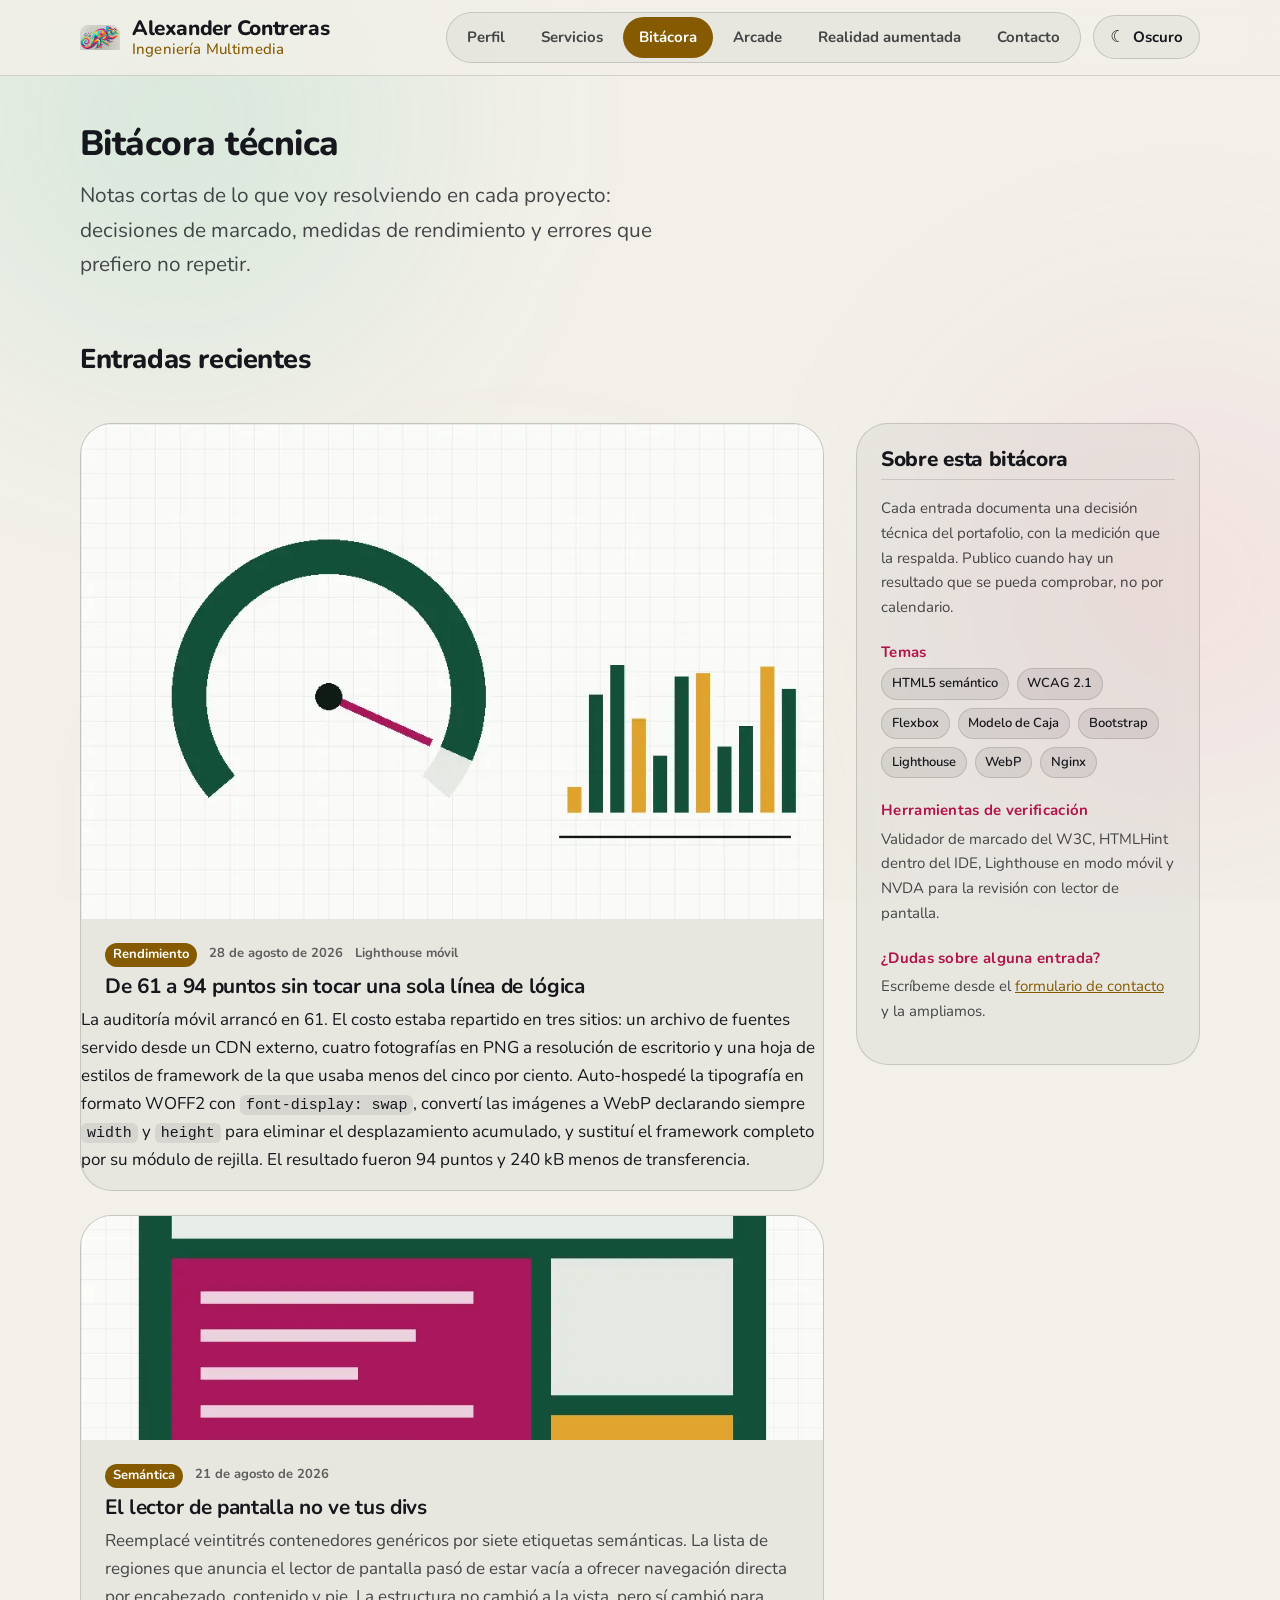
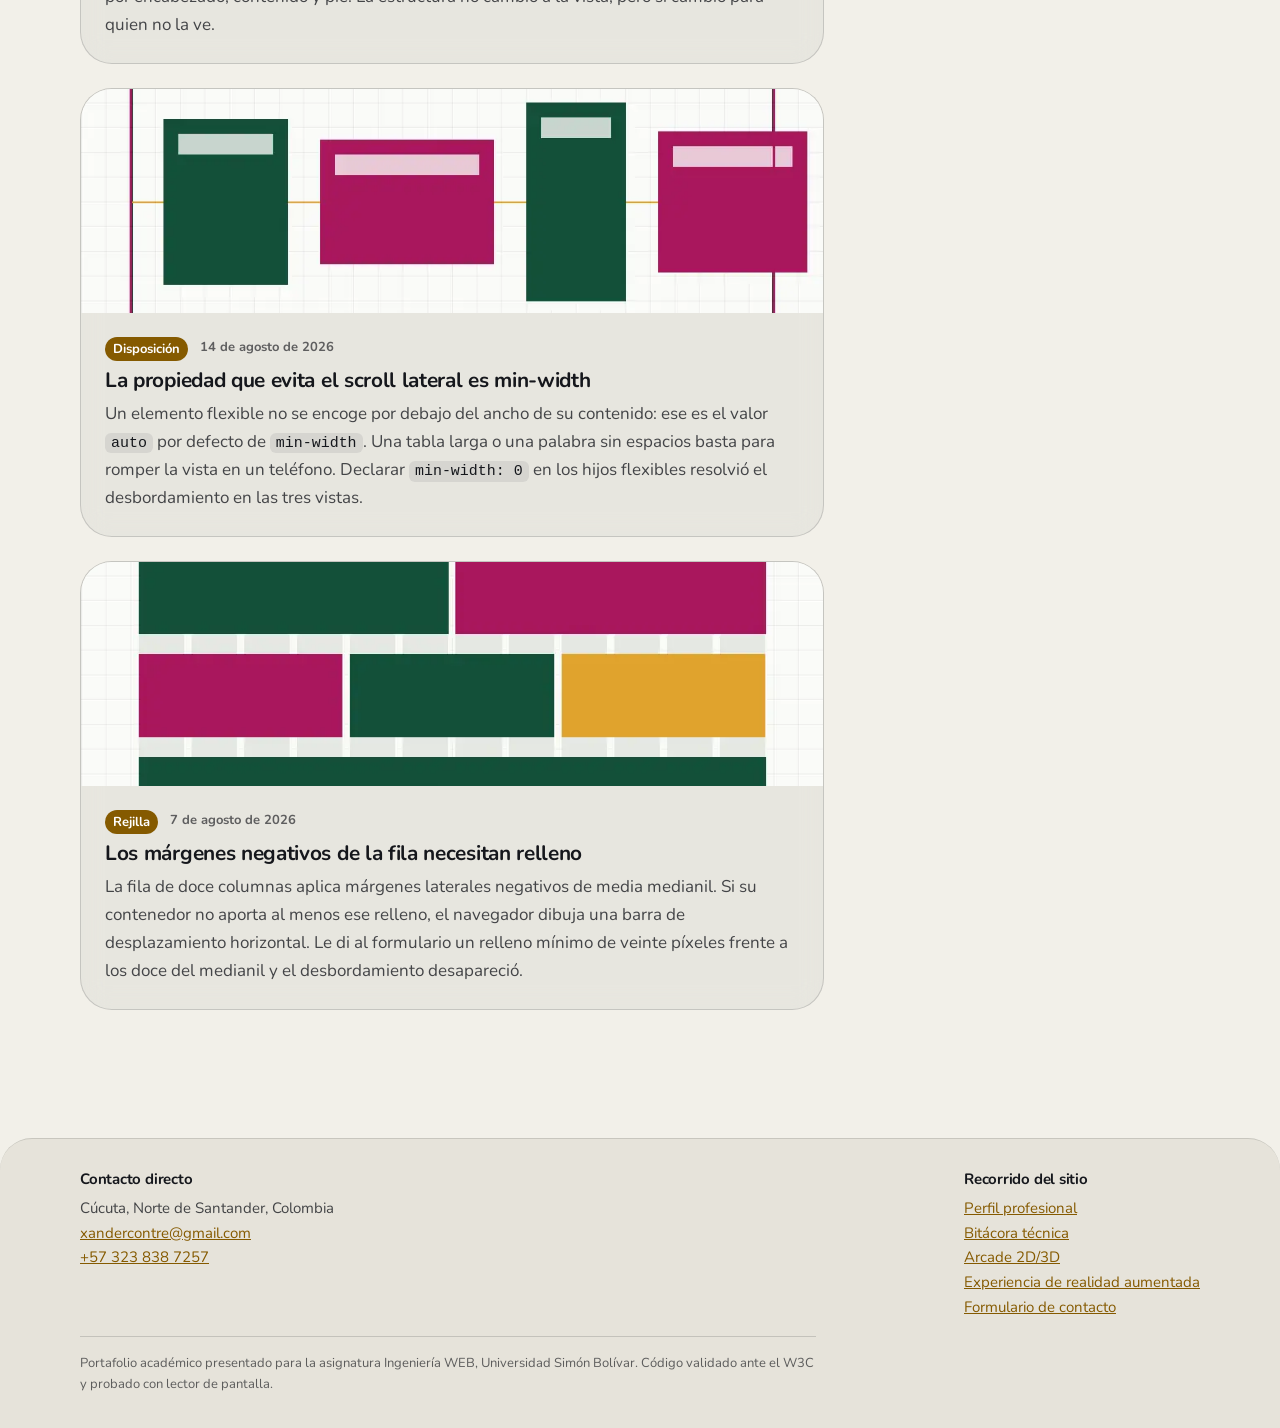
<file: blog.html>
<!DOCTYPE html>
<html lang="es">
<head>
<meta charset="utf-8">
<meta name="viewport" content="width=device-width, initial-scale=1">
<title>Bitácora técnica · Alexander Contreras — Ingeniería Multimedia</title>
<meta name="description" content="Bitácora de trabajo sobre maquetación semántica, Flexbox, la rejilla de doce columnas de Bootstrap y auditorías de rendimiento con Lighthouse.">
<meta name="author" content="Alexander Contreras Triviño">
<meta name="theme-color" content="#06070a">
<link rel="preload" href="img/camaleon.webp" as="image">
<link rel="icon" href="img/camaleon.webp" type="image/webp">
<link rel="stylesheet" href="css/styles.css">
<script src="js/tema.js"></script>
</head>
<body>

<a class="salto-contenido" href="#contenido">Saltar al contenido principal</a>

<div class="fondo-animado" aria-hidden="true">
  <span class="mancha mancha-1"></span>
  <span class="mancha mancha-2"></span>
  <span class="mancha mancha-3"></span>
</div>

<header class="cinta franja">
  <a class="marca" href="index.html">
    <img class="marca-icono" src="img/camaleon.webp" alt="Logotipo: camaleón multicolor de Diseño Multimedia" width="48" height="30">
    <span class="marca-texto">Alexander Contreras <span class="marca-subtitulo">Ingeniería Multimedia</span></span>
  </a>
  <div class="cinta-acciones">
    <nav class="menu" aria-label="Navegación principal">
      <ul>
        <li><a href="index.html">Perfil</a></li>
        <li><a href="index.html#servicios">Servicios</a></li>
        <li><a href="blog.html" aria-current="page">Bitácora</a></li>
        <li><a href="arcade.html">Arcade</a></li>
        <li><a href="ar-experience.html">Realidad aumentada</a></li>
        <li><a href="contacto.html">Contacto</a></li>
      </ul>
    </nav>
    <button type="button" class="boton-tema" data-alternar-tema aria-pressed="false" aria-label="Cambiar a modo claro"><span class="boton-tema-icono" aria-hidden="true">☀</span><span class="boton-tema-texto">Claro</span></button>
  </div>
</header>

<main id="contenido">

  <header class="cabecera-vista franja">
    <h1>Bitácora técnica</h1>
    <p class="medida">Notas cortas de lo que voy resolviendo en cada proyecto: decisiones de marcado, medidas de rendimiento y errores que prefiero no repetir.</p>
  </header>

  <section class="bitacora franja">
    <h2>Entradas recientes</h2>

    <ul class="flujo">

      <li class="destacada">
        <article class="tarjeta" id="entrada-rendimiento">
          <img src="img/portada-rendimiento.webp" alt="Medidor de rendimiento marcando 94 sobre 100 junto a un gráfico de barras de tiempos de carga." width="900" height="600">
          <div>
            <header>
              <p class="meta"><span class="etiqueta">Rendimiento</span> <time datetime="2026-08-28">28 de agosto de 2026</time> <span>Lighthouse móvil</span></p>
              <h3>De 61 a 94 puntos sin tocar una sola línea de lógica</h3>
            </header>
            <p>La auditoría móvil arrancó en 61. El costo estaba repartido en tres sitios: un archivo de fuentes servido desde un CDN externo, cuatro fotografías en PNG a resolución de escritorio y una hoja de estilos de framework de la que usaba menos del cinco por ciento. Auto-hospedé la tipografía en formato WOFF2 con <code>font-display: swap</code>, convertí las imágenes a WebP declarando siempre <code>width</code> y <code>height</code> para eliminar el desplazamiento acumulado, y sustituí el framework completo por su módulo de rejilla. El resultado fueron 94 puntos y 240&nbsp;kB menos de transferencia.</p>
          </div>
        </article>
      </li>

      <li>
        <article class="tarjeta" id="entrada-semantica">
          <img src="img/portada-semantica.webp" alt="Esquema de cajas anidadas que representa el árbol de un documento HTML con encabezado, contenido principal y barra lateral." width="900" height="600" loading="lazy" decoding="async">
          <header>
            <p class="meta"><span class="etiqueta">Semántica</span> <time datetime="2026-08-21">21 de agosto de 2026</time></p>
            <h3>El lector de pantalla no ve tus divs</h3>
          </header>
          <p>Reemplacé veintitrés contenedores genéricos por siete etiquetas semánticas. La lista de regiones que anuncia el lector de pantalla pasó de estar vacía a ofrecer navegación directa por encabezado, contenido y pie. La estructura no cambió a la vista, pero sí cambió para quien no la ve.</p>
        </article>
      </li>

      <li>
        <article class="tarjeta" id="entrada-flexbox">
          <img src="img/portada-flexbox.webp" alt="Cuatro bloques de distinta altura alineados sobre un eje horizontal dentro de un contenedor flexible." width="900" height="600" loading="lazy" decoding="async">
          <header>
            <p class="meta"><span class="etiqueta">Disposición</span> <time datetime="2026-08-14">14 de agosto de 2026</time></p>
            <h3>La propiedad que evita el scroll lateral es min-width</h3>
          </header>
          <p>Un elemento flexible no se encoge por debajo del ancho de su contenido: ese es el valor <code>auto</code> por defecto de <code>min-width</code>. Una tabla larga o una palabra sin espacios basta para romper la vista en un teléfono. Declarar <code>min-width: 0</code> en los hijos flexibles resolvió el desbordamiento en las tres vistas.</p>
        </article>
      </li>

      <li>
        <article class="tarjeta" id="entrada-rejilla">
          <img src="img/portada-rejilla.webp" alt="Rejilla de doce columnas con bloques que ocupan seis, cuatro y doce columnas respectivamente." width="900" height="600" loading="lazy" decoding="async">
          <header>
            <p class="meta"><span class="etiqueta">Rejilla</span> <time datetime="2026-08-07">7 de agosto de 2026</time></p>
            <h3>Los márgenes negativos de la fila necesitan relleno</h3>
          </header>
          <p>La fila de doce columnas aplica márgenes laterales negativos de media medianil. Si su contenedor no aporta al menos ese relleno, el navegador dibuja una barra de desplazamiento horizontal. Le di al formulario un relleno mínimo de veinte píxeles frente a los doce del medianil y el desbordamiento desapareció.</p>
        </article>
      </li>

    </ul>

    <aside class="panel">
      <h2>Sobre esta bitácora</h2>
      <p>Cada entrada documenta una decisión técnica del portafolio, con la medición que la respalda. Publico cuando hay un resultado que se pueda comprobar, no por calendario.</p>
      <h3>Temas</h3>
      <ul class="nube">
        <li>HTML5 semántico</li>
        <li>WCAG 2.1</li>
        <li>Flexbox</li>
        <li>Modelo de Caja</li>
        <li>Bootstrap</li>
        <li>Lighthouse</li>
        <li>WebP</li>
        <li>Nginx</li>
      </ul>
      <h3>Herramientas de verificación</h3>
      <p>Validador de marcado del W3C, HTMLHint dentro del IDE, Lighthouse en modo móvil y NVDA para la revisión con lector de pantalla.</p>
      <h3>¿Dudas sobre alguna entrada?</h3>
      <p>Escríbeme desde el <a href="contacto.html">formulario de contacto</a> y la ampliamos.</p>
    </aside>

  </section>

</main>

<footer class="pie franja">
  <section>
    <h2>Contacto directo</h2>
    <address>
      Cúcuta, Norte de Santander, Colombia<br>
      <a href="mailto:xandercontre@gmail.com">xandercontre@gmail.com</a><br>
      <a href="tel:+573238387257">+57 323 838 7257</a>
    </address>
  </section>
  <section>
    <h2>Recorrido del sitio</h2>
    <ul>
      <li><a href="index.html">Perfil profesional</a></li>
      <li><a href="blog.html">Bitácora técnica</a></li>
      <li><a href="arcade.html">Arcade 2D/3D</a></li>
      <li><a href="ar-experience.html">Experiencia de realidad aumentada</a></li>
      <li><a href="contacto.html">Formulario de contacto</a></li>
    </ul>
  </section>
  <p class="pie-nota">Portafolio académico presentado para la asignatura Ingeniería WEB, Universidad Simón Bolívar. Código validado ante el W3C y probado con lector de pantalla.</p>
</footer>

<script src="js/marcadores.js"></script>
<script src="js/main.js"></script>
</body>
</html>
</file>
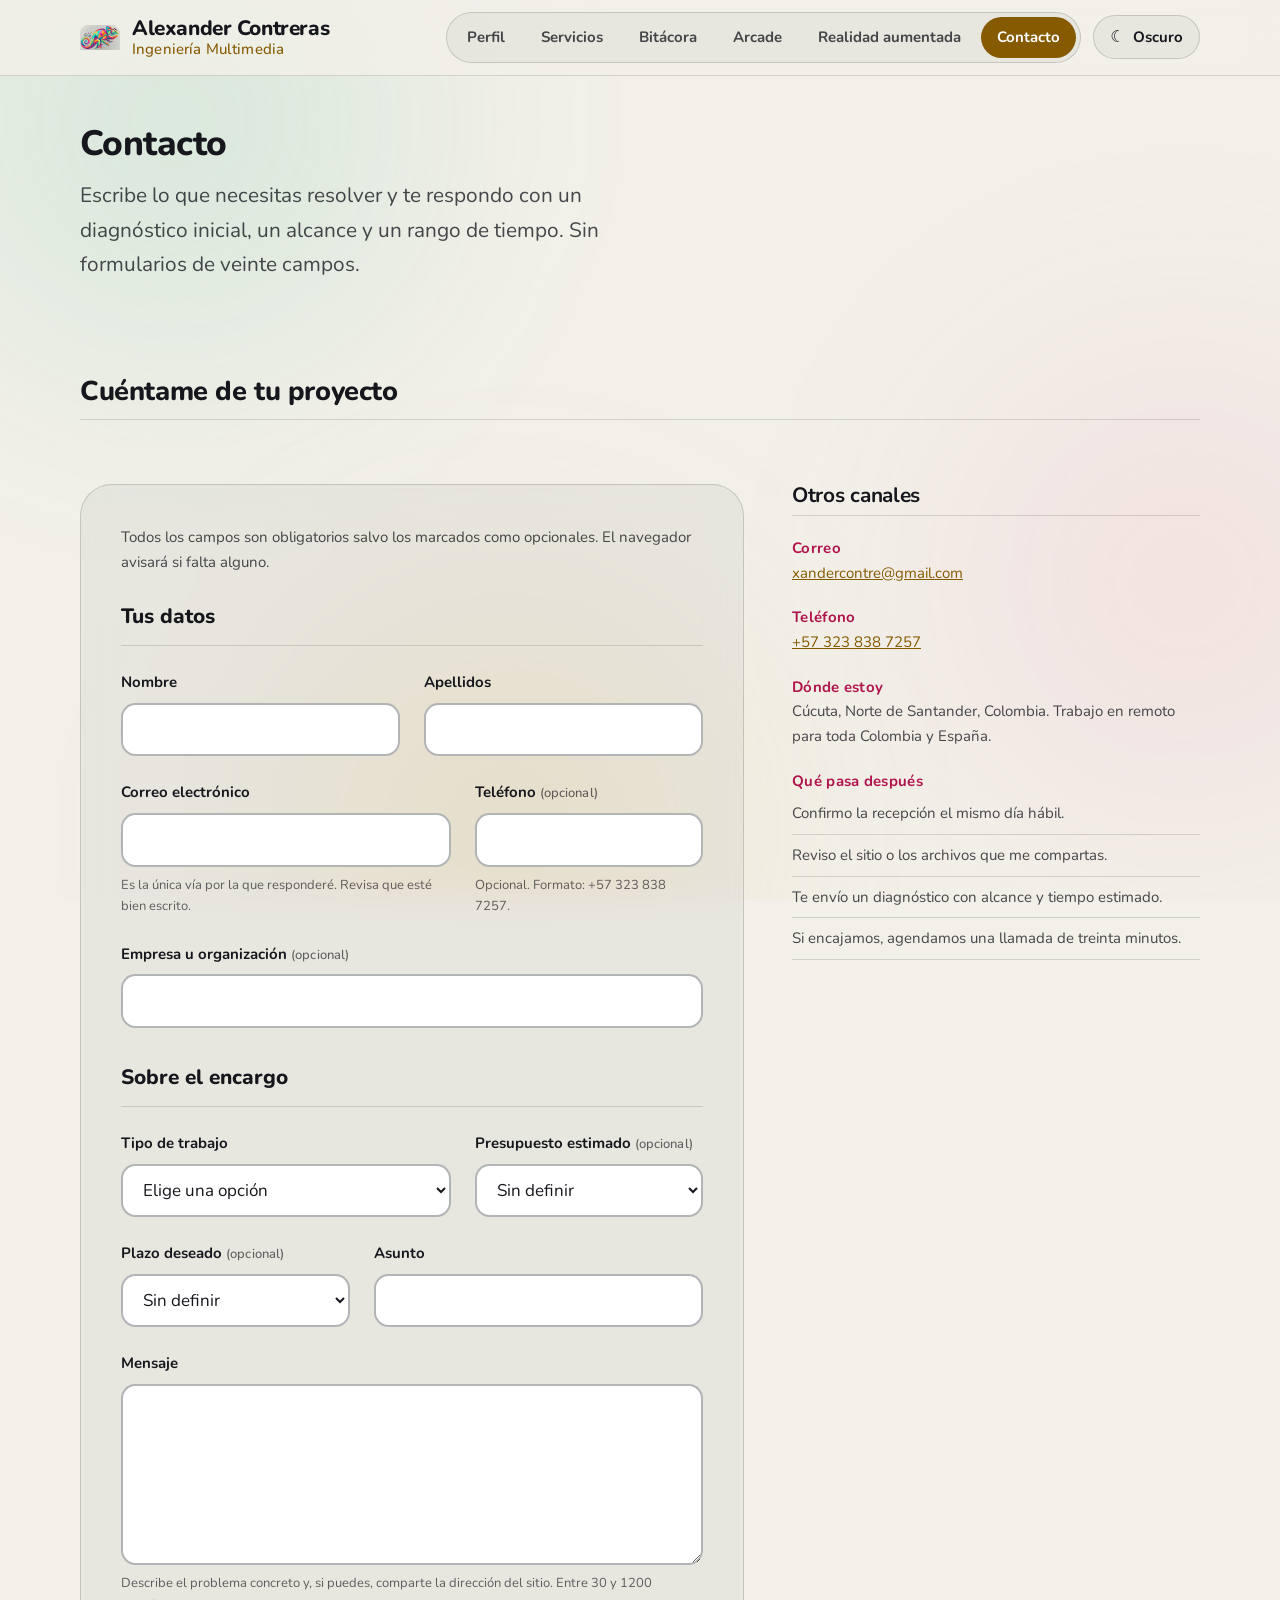
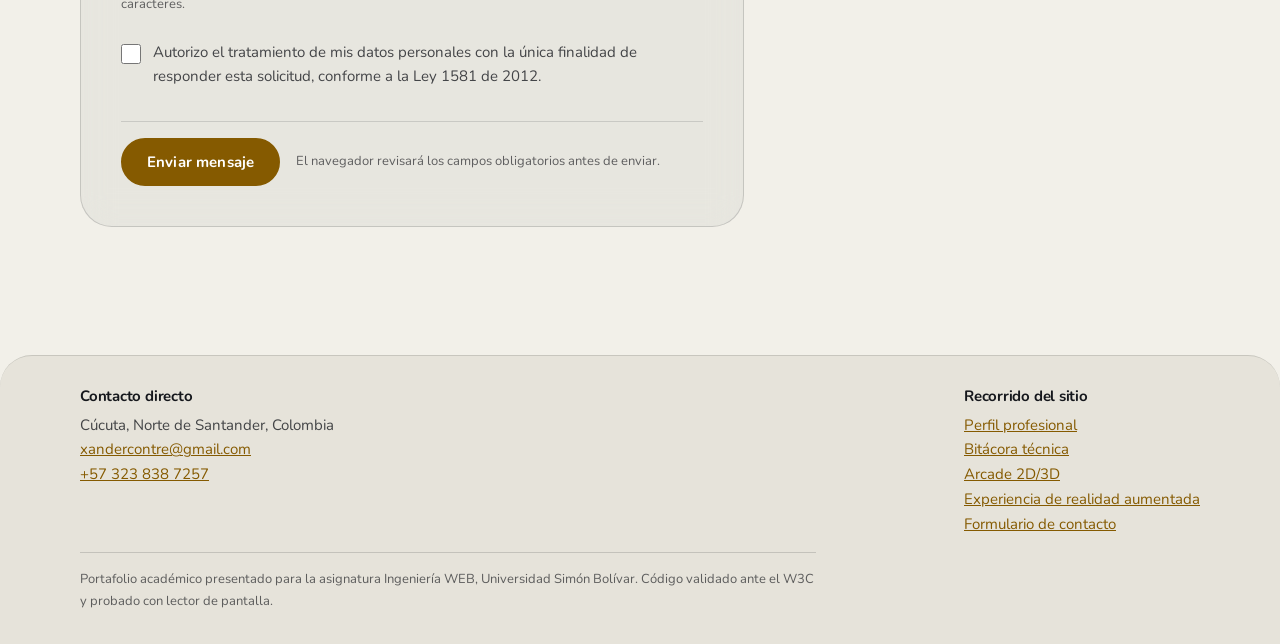
<file: contacto.html>
<!DOCTYPE html>
<html lang="es">
<head>
<meta charset="utf-8">
<meta name="viewport" content="width=device-width, initial-scale=1">
<title>Contacto · Alexander Contreras — Ingeniería Multimedia</title>
<meta name="description" content="Formulario de contacto accesible construido sobre la rejilla responsiva de doce columnas de Bootstrap, con validación nativa y etiquetas asociadas a cada control.">
<meta name="author" content="Alexander Contreras Triviño">
<meta name="theme-color" content="#06070a">
<link rel="preload" href="img/camaleon.webp" as="image">
<link rel="stylesheet" href="css/bootstrap-grid.min.css">
<link rel="icon" href="img/camaleon.webp" type="image/webp">
<link rel="stylesheet" href="css/styles.css">
<script src="js/tema.js"></script>
</head>
<body>

<a class="salto-contenido" href="#contenido">Saltar al contenido principal</a>

<div class="fondo-animado" aria-hidden="true">
  <span class="mancha mancha-1"></span>
  <span class="mancha mancha-2"></span>
  <span class="mancha mancha-3"></span>
</div>

<header class="cinta franja">
  <a class="marca" href="index.html">
    <img class="marca-icono" src="img/camaleon.webp" alt="Logotipo: camaleón multicolor de Diseño Multimedia" width="48" height="30">
    <span class="marca-texto">Alexander Contreras <span class="marca-subtitulo">Ingeniería Multimedia</span></span>
  </a>
  <div class="cinta-acciones">
    <nav class="menu" aria-label="Navegación principal">
      <ul>
        <li><a href="index.html">Perfil</a></li>
        <li><a href="index.html#servicios">Servicios</a></li>
        <li><a href="blog.html">Bitácora</a></li>
        <li><a href="arcade.html">Arcade</a></li>
        <li><a href="ar-experience.html">Realidad aumentada</a></li>
        <li><a href="contacto.html" aria-current="page">Contacto</a></li>
      </ul>
    </nav>
    <button type="button" class="boton-tema" data-alternar-tema aria-pressed="false" aria-label="Cambiar a modo claro"><span class="boton-tema-icono" aria-hidden="true">☀</span><span class="boton-tema-texto">Claro</span></button>
  </div>
</header>

<main id="contenido">

  <header class="cabecera-vista franja">
    <h1>Contacto</h1>
    <p class="medida">Escribe lo que necesitas resolver y te respondo con un diagnóstico inicial, un alcance y un rango de tiempo. Sin formularios de veinte campos.</p>
  </header>

  <section class="contacto franja">
    <h2>Cuéntame de tu proyecto</h2>

    <form class="formulario" action="#" method="post">

      <p class="nota-formulario">Todos los campos son obligatorios salvo los marcados como opcionales. El navegador avisará si falta alguno.</p>

      <fieldset>
        <legend>Tus datos</legend>
        <div class="row g-4">

          <p class="col-12 col-md-6">
            <label class="etiqueta-campo" for="nombre">Nombre</label>
            <input class="campo" type="text" id="nombre" name="nombre" autocomplete="given-name" maxlength="60" required>
          </p>

          <p class="col-12 col-md-6">
            <label class="etiqueta-campo" for="apellidos">Apellidos</label>
            <input class="campo" type="text" id="apellidos" name="apellidos" autocomplete="family-name" maxlength="60" required>
          </p>

          <p class="col-12 col-md-7">
            <label class="etiqueta-campo" for="correo">Correo electrónico</label>
            <input class="campo" type="email" id="correo" name="correo" autocomplete="email" aria-describedby="ayuda-correo" required>
            <small class="ayuda" id="ayuda-correo">Es la única vía por la que responderé. Revisa que esté bien escrito.</small>
          </p>

          <p class="col-12 col-md-5">
            <label class="etiqueta-campo" for="telefono">Teléfono <span class="opcional">(opcional)</span></label>
            <input class="campo" type="tel" id="telefono" name="telefono" autocomplete="tel" pattern="[0-9+()\s-]{7,20}" aria-describedby="ayuda-telefono">
            <small class="ayuda" id="ayuda-telefono">Opcional. Formato: +57 323 838 7257.</small>
          </p>

          <p class="col-12">
            <label class="etiqueta-campo" for="organizacion">Empresa u organización <span class="opcional">(opcional)</span></label>
            <input class="campo" type="text" id="organizacion" name="organizacion" autocomplete="organization" maxlength="80">
          </p>

        </div>
      </fieldset>

      <fieldset>
        <legend>Sobre el encargo</legend>
        <div class="row g-4">

          <p class="col-12 col-md-7">
            <label class="etiqueta-campo" for="servicio">Tipo de trabajo</label>
            <select class="campo" id="servicio" name="servicio" required>
              <option value="">Elige una opción</option>
              <option value="maquetacion">Maquetación de un diseño existente</option>
              <option value="accesibilidad">Auditoría de accesibilidad WCAG</option>
              <option value="rendimiento">Optimización de rendimiento</option>
              <option value="responsivo">Corrección de vistas móviles</option>
              <option value="otro">Otro asunto</option>
            </select>
          </p>

          <p class="col-12 col-md-5">
            <label class="etiqueta-campo" for="presupuesto">Presupuesto estimado <span class="opcional">(opcional)</span></label>
            <select class="campo" id="presupuesto" name="presupuesto">
              <option value="">Sin definir</option>
              <option value="a">Menos de 1 millón COP</option>
              <option value="b">Entre 1 y 3 millones COP</option>
              <option value="c">Más de 3 millones COP</option>
            </select>
          </p>

          <p class="col-12 col-md-5">
            <label class="etiqueta-campo" for="plazo">Plazo deseado <span class="opcional">(opcional)</span></label>
            <select class="campo" id="plazo" name="plazo">
              <option value="">Sin definir</option>
              <option value="urgente">Esta semana</option>
              <option value="mes">Este mes</option>
              <option value="trimestre">Próximos tres meses</option>
            </select>
          </p>

          <p class="col-12 col-md-7">
            <label class="etiqueta-campo" for="asunto">Asunto</label>
            <input class="campo" type="text" id="asunto" name="asunto" maxlength="100" required>
          </p>

          <p class="col-12">
            <label class="etiqueta-campo" for="mensaje">Mensaje</label>
            <textarea class="campo" id="mensaje" name="mensaje" rows="6" minlength="30" maxlength="1200" aria-describedby="ayuda-mensaje" required></textarea>
            <small class="ayuda" id="ayuda-mensaje">Describe el problema concreto y, si puedes, comparte la dirección del sitio. Entre 30 y 1200 caracteres.</small>
          </p>

          <p class="col-12">
            <label class="consentimiento" for="consentimiento">
              <input type="checkbox" id="consentimiento" name="consentimiento" value="si" required>
              <span>Autorizo el tratamiento de mis datos personales con la única finalidad de responder esta solicitud, conforme a la Ley 1581 de 2012.</span>
            </label>
          </p>

        </div>
      </fieldset>

      <p class="enviar">
        <button class="boton" type="submit">Enviar mensaje</button>
        <small class="ayuda">El navegador revisará los campos obligatorios antes de enviar.</small>
      </p>

    </form>

    <aside class="aparte">
      <h3>Otros canales</h3>

      <h4>Correo</h4>
      <p><a href="mailto:xandercontre@gmail.com">xandercontre@gmail.com</a></p>

      <h4>Teléfono</h4>
      <p><a href="tel:+573238387257">+57 323 838 7257</a></p>

      <h4>Dónde estoy</h4>
      <address>Cúcuta, Norte de Santander, Colombia. Trabajo en remoto para toda Colombia y España.</address>

      <h4>Qué pasa después</h4>
      <ul>
        <li>Confirmo la recepción el mismo día hábil.</li>
        <li>Reviso el sitio o los archivos que me compartas.</li>
        <li>Te envío un diagnóstico con alcance y tiempo estimado.</li>
        <li>Si encajamos, agendamos una llamada de treinta minutos.</li>
      </ul>
    </aside>

  </section>

</main>

<footer class="pie franja">
  <section>
    <h2>Contacto directo</h2>
    <address>
      Cúcuta, Norte de Santander, Colombia<br>
      <a href="mailto:xandercontre@gmail.com">xandercontre@gmail.com</a><br>
      <a href="tel:+573238387257">+57 323 838 7257</a>
    </address>
  </section>
  <section>
    <h2>Recorrido del sitio</h2>
    <ul>
      <li><a href="index.html">Perfil profesional</a></li>
      <li><a href="blog.html">Bitácora técnica</a></li>
      <li><a href="arcade.html">Arcade 2D/3D</a></li>
      <li><a href="ar-experience.html">Experiencia de realidad aumentada</a></li>
      <li><a href="contacto.html">Formulario de contacto</a></li>
    </ul>
  </section>
  <p class="pie-nota">Portafolio académico presentado para la asignatura Ingeniería WEB, Universidad Simón Bolívar. Código validado ante el W3C y probado con lector de pantalla.</p>
</footer>

<script src="js/marcadores.js"></script>
<script src="js/main.js"></script>
</body>
</html>
</file>
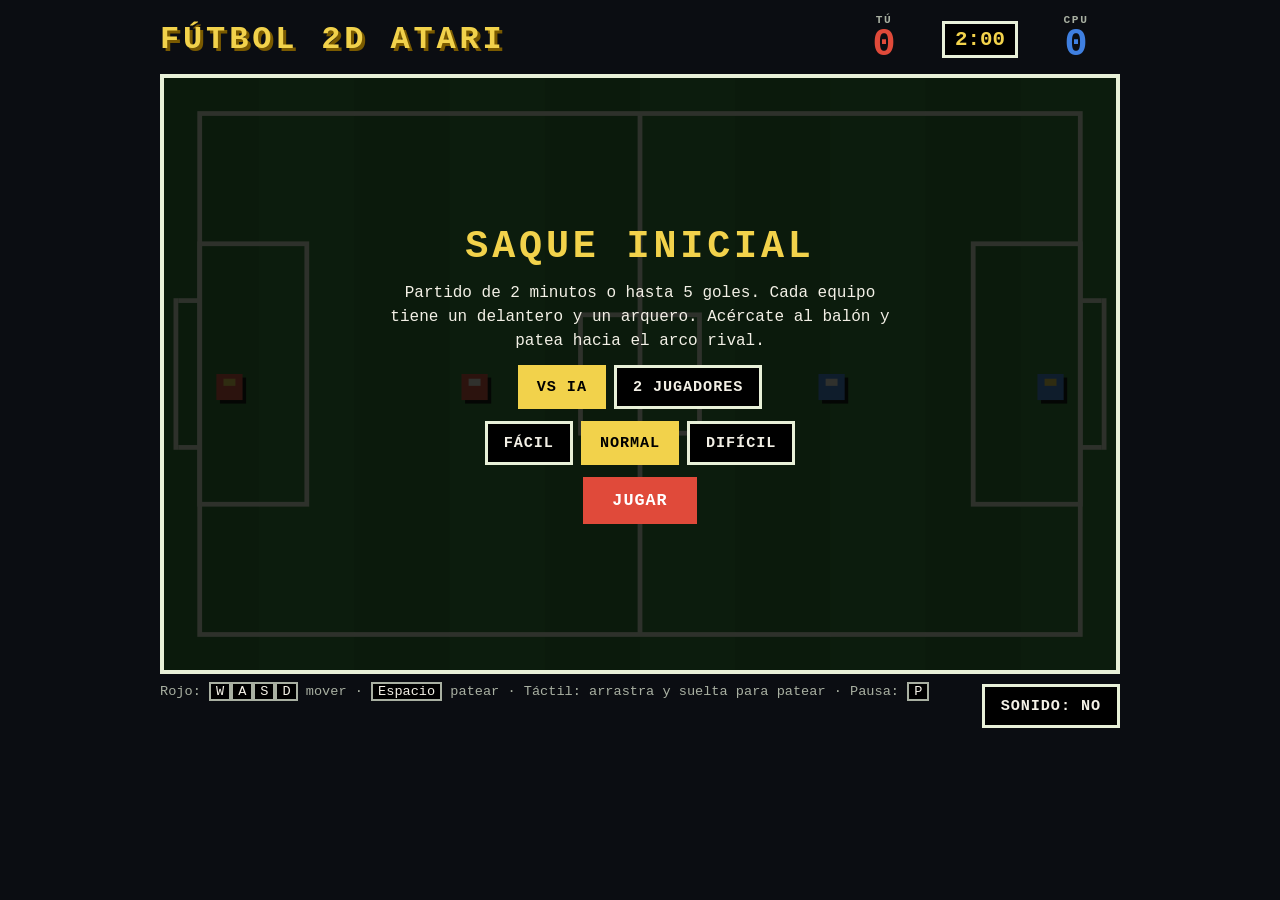
<file: juegos/futbol-atari.html>
<!DOCTYPE html>
<html lang="es">
<head>
<meta charset="utf-8">
<meta name="viewport" content="width=device-width, initial-scale=1, viewport-fit=cover">
<meta name="description" content="Fútbol 2D estilo Atari 2600: partido contra la IA o de 2 jugadores en el mismo teclado.">
<meta name="author" content="Alexander Contreras Triviño">
<title>Fútbol 2D Atari</title>
<style>
/* Estética Atari 2600: paleta reducida, bloques gruesos, tipografía
   monoespaciada y marcador con dígitos de 7 segmentos. */
*,*::before,*::after{box-sizing:border-box}
:root{
  color-scheme:dark;
  --fondo:#0b0d12;
  --cesped:#2d7d32;
  --cesped-2:#276f2c;
  --linea:#e8f0d8;
  --rojo:#e04a3a;
  --azul:#3f7fe0;
  --amarillo:#f2d24b;
  --texto:#f3f0e6;
  --tenue:#a9b0a2;
  --f-pixel:"Courier New", ui-monospace, "Consolas", monospace;
}
html,body{margin:0;height:100%}
body{
  background:var(--fondo);color:var(--texto);font-family:var(--f-pixel);
  display:flex;flex-direction:column;align-items:center;gap:10px;
  padding:14px max(14px, env(safe-area-inset-left, 0px));overflow-x:hidden;
}
[hidden]{display:none!important}
header{width:100%;max-width:960px;display:flex;justify-content:space-between;align-items:center;gap:12px;flex-wrap:wrap}
h1{margin:0;font-size:clamp(1.3rem,4vw,2rem);letter-spacing:.12em;text-transform:uppercase;color:var(--amarillo);
  text-shadow:3px 3px 0 #7a5a00}
.marcador{display:flex;align-items:center;gap:14px;font-weight:700;font-variant-numeric:tabular-nums}
.equipo{display:flex;flex-direction:column;align-items:center;min-width:5.5rem}
.equipo span{font-size:.7rem;letter-spacing:.14em;text-transform:uppercase;color:var(--tenue)}
.equipo b{font-size:2.4rem;line-height:1}
.equipo.rojo b{color:var(--rojo)} .equipo.azul b{color:var(--azul)}
.reloj{font-size:1.3rem;padding:4px 10px;border:3px solid var(--linea);background:#000;color:var(--amarillo)}
.escenario{position:relative;width:100%;max-width:960px;aspect-ratio:16/10;max-height:max(220px, calc(100vh - 180px));
  border:4px solid var(--linea);image-rendering:pixelated;touch-action:none;background:var(--cesped)}
canvas{display:block;width:100%;height:100%}
.capa{position:absolute;inset:0;display:flex;flex-direction:column;align-items:center;justify-content:center;gap:12px;
  text-align:center;background:rgba(5,8,5,.82);padding:14px}
.capa h2{margin:0;font-size:clamp(1.3rem,4.5vw,2.4rem);letter-spacing:.1em;text-transform:uppercase;color:var(--amarillo)}
.capa p{margin:0;max-width:52ch;line-height:1.5}
.grupo{display:flex;gap:8px;flex-wrap:wrap;justify-content:center}
button{font:700 .95rem var(--f-pixel);letter-spacing:.06em;text-transform:uppercase;cursor:pointer;
  border:3px solid var(--linea);background:#000;color:var(--texto);padding:9px 16px;min-height:44px}
button[aria-pressed="true"]{background:var(--amarillo);color:#000;border-color:var(--amarillo)}
button.principal{background:var(--rojo);border-color:var(--rojo);color:#fff;font-size:1.05rem;padding:11px 26px}
button:focus-visible{outline:3px solid var(--azul);outline-offset:3px}
footer{width:100%;max-width:960px;display:flex;justify-content:space-between;gap:10px;flex-wrap:wrap;font-size:.85rem;color:var(--tenue)}
kbd{font-family:var(--f-pixel);border:2px solid var(--tenue);padding:0 5px;color:var(--texto);background:#000}
@media (max-width:560px){
  .capa{gap:6px;padding:8px}
  .capa p{font-size:.78rem}
  button{padding:6px 10px;font-size:.78rem;min-height:36px}
}
</style>
</head>
<body>
<header>
  <h1>Fútbol 2D Atari</h1>
  <div class="marcador" aria-live="polite">
    <div class="equipo rojo"><span id="nombreRojo">Tú</span><b id="golesRojo">0</b></div>
    <div class="reloj" id="reloj" aria-label="Tiempo restante">2:00</div>
    <div class="equipo azul"><span id="nombreAzul">CPU</span><b id="golesAzul">0</b></div>
  </div>
</header>

<div class="escenario" id="escenario">
  <canvas id="lienzo" width="800" height="500" aria-label="Cancha de fútbol"></canvas>
  <div class="capa" id="capa">
    <h2 id="capaTitulo">Saque inicial</h2>
    <p id="capaTexto">Partido de 2 minutos o hasta 5 goles. Cada equipo tiene un delantero y un arquero. Acércate al balón y patea hacia el arco rival.</p>
    <div class="grupo" id="grupoModo" role="group" aria-label="Modo de juego">
      <button type="button" data-modo="1" aria-pressed="true">vs IA</button>
      <button type="button" data-modo="2" aria-pressed="false">2 jugadores</button>
    </div>
    <div class="grupo" id="grupoNivel" role="group" aria-label="Dificultad de la IA">
      <button type="button" data-nivel="0" aria-pressed="false">Fácil</button>
      <button type="button" data-nivel="1" aria-pressed="true">Normal</button>
      <button type="button" data-nivel="2" aria-pressed="false">Difícil</button>
    </div>
    <button type="button" class="principal" id="jugar">Jugar</button>
  </div>
</div>

<footer>
  <span id="ayuda">Rojo: <kbd>W</kbd><kbd>A</kbd><kbd>S</kbd><kbd>D</kbd> mover · <kbd>Espacio</kbd> patear · Táctil: arrastra y suelta para patear · Pausa: <kbd>P</kbd></span>
  <button type="button" id="sonido" aria-pressed="false">Sonido: no</button>
</footer>

<script>
(function () {
  "use strict";

  /* ---------- Constantes del mundo (coordenadas lógicas 800x500) ---------- */
  var W = 800, H = 500, MARGEN = 30;
  var ARCO_ALTO = 120, ARCO_Y = (H - ARCO_ALTO) / 2;
  var DURACION = 120, GOLES_MAX = 5;
  var TAM = 22;                 // jugadores: bloques de 22 px
  var NIVELES = [
    { vel: 2.2, reaccion: 0.05, punteria: 60 },
    { vel: 3.0, reaccion: 0.09, punteria: 30 },
    { vel: 3.7, reaccion: 0.14, punteria: 10 }
  ];

  var lienzo = document.getElementById("lienzo");
  var ctx = lienzo.getContext("2d");
  var capa = document.getElementById("capa");
  var $ = function (id) { return document.getElementById(id); };

  var modo = 1, nivel = 1, estado = "menu";
  var tiempo = DURACION, golesR = 0, golesA = 0, pausaGol = 0;
  var patadas = 0, posesionR = 0, posesionA = 0;

  function crearJugador(x, y, color, esArquero) {
    return { x: x, y: y, vx: 0, vy: 0, color: color, arquero: esArquero, cargaPatada: 0, enfriar: 0 };
  }
  var rojo = crearJugador(250, H / 2, "#e04a3a", false);
  var azul = crearJugador(550, H / 2, "#3f7fe0", false);
  var arqR = crearJugador(MARGEN + 14, H / 2, "#e04a3a", true);
  var arqA = crearJugador(W - MARGEN - 14 - TAM, H / 2, "#3f7fe0", true);
  var balon = { x: W / 2, y: H / 2, vx: 0, vy: 0, r: 7 };

  /* ---------- Entrada ---------- */
  var teclas = {};
  addEventListener("keydown", function (e) {
    var k = e.key.toLowerCase();
    teclas[k] = true;
    if ([" ", "arrowup", "arrowdown", "arrowleft", "arrowright"].indexOf(k) >= 0 && estado !== "menu") e.preventDefault();
    if (k === "p" && (estado === "juego" || estado === "pausa")) alternarPausa();
  });
  addEventListener("keyup", function (e) { teclas[e.key.toLowerCase()] = false; });
  addEventListener("blur", function () { teclas = {}; });

  /* Táctil / mouse (solo controla al rojo): el jugador sigue al dedo y
     patea al soltar. */
  var puntero = null;
  function aLogico(e) {
    var r = lienzo.getBoundingClientRect();
    return { x: (e.clientX - r.left) / r.width * W, y: (e.clientY - r.top) / r.height * H };
  }
  lienzo.addEventListener("pointerdown", function (e) { puntero = aLogico(e); });
  lienzo.addEventListener("pointermove", function (e) { if (puntero) puntero = aLogico(e); });
  addEventListener("pointerup", function () { if (puntero) { rojo.cargaPatada = 1; puntero = null; } });

  /* ---------- Sonido (Web Audio, onda cuadrada tipo consola) ---------- */
  var audio = null, sonidoOn = false;
  $("sonido").addEventListener("click", function () {
    sonidoOn = !sonidoOn;
    this.setAttribute("aria-pressed", sonidoOn);
    this.textContent = "Sonido: " + (sonidoOn ? "sí" : "no");
    if (sonidoOn && !audio) { try { audio = new (window.AudioContext || window.webkitAudioContext)(); } catch (e) {} }
    if (audio && audio.state === "suspended") audio.resume();
  });
  function bip(f, d, v) {
    if (!sonidoOn || !audio) return;
    var t = audio.currentTime, o = audio.createOscillator(), g = audio.createGain();
    o.type = "square"; o.frequency.setValueAtTime(f, t);
    g.gain.setValueAtTime(v || 0.05, t); g.gain.exponentialRampToValueAtTime(0.0001, t + d);
    o.connect(g).connect(audio.destination); o.start(t); o.stop(t + d);
  }

  /* ---------- Menú ---------- */
  function marcar(grupo, boton) {
    grupo.querySelectorAll("button").forEach(function (b) { b.setAttribute("aria-pressed", b === boton); });
  }
  $("grupoModo").querySelectorAll("button").forEach(function (b) {
    b.addEventListener("click", function () {
      modo = +b.dataset.modo; marcar($("grupoModo"), b);
      $("grupoNivel").hidden = modo === 2;
      $("nombreRojo").textContent = modo === 2 ? "Jugador 1" : "Tú";
      $("nombreAzul").textContent = modo === 2 ? "Jugador 2" : "CPU";
      $("ayuda").innerHTML = modo === 2
        ? "J1 rojo: <kbd>W</kbd><kbd>A</kbd><kbd>S</kbd><kbd>D</kbd> + <kbd>Espacio</kbd> · J2 azul: flechas + <kbd>Enter</kbd> · Pausa: <kbd>P</kbd>"
        : "Rojo: <kbd>W</kbd><kbd>A</kbd><kbd>S</kbd><kbd>D</kbd> mover · <kbd>Espacio</kbd> patear · Táctil: arrastra y suelta para patear · Pausa: <kbd>P</kbd>";
    });
  });
  $("grupoNivel").querySelectorAll("button").forEach(function (b) {
    b.addEventListener("click", function () { nivel = +b.dataset.nivel; marcar($("grupoNivel"), b); });
  });
  $("jugar").addEventListener("click", function () {
    if (estado === "pausa") { alternarPausa(); return; }
    iniciar();
  });

  function iniciar() {
    golesR = golesA = 0; tiempo = DURACION; patadas = 0; posesionR = posesionA = 0;
    $("golesRojo").textContent = "0"; $("golesAzul").textContent = "0";
    saque(Math.random() < 0.5 ? 1 : -1);
    capa.hidden = true; estado = "juego";
    lienzo.focus && lienzo.focus();
  }

  function saque(direccion) {
    rojo.x = 250; rojo.y = H / 2 - TAM / 2; azul.x = 550 - TAM; azul.y = H / 2 - TAM / 2;
    arqR.y = arqA.y = H / 2 - TAM / 2;
    [rojo, azul, arqR, arqA].forEach(function (j) { j.vx = j.vy = 0; j.cargaPatada = 0; j.enfriar = 0; });
    balon.x = W / 2; balon.y = H / 2; balon.vx = direccion * 0.6; balon.vy = 0;
    pausaGol = 50;
  }

  function alternarPausa() {
    if (estado === "juego") {
      estado = "pausa"; capa.hidden = false;
      $("capaTitulo").textContent = "Pausa";
      $("capaTexto").textContent = "Pulsa P o el botón para seguir jugando.";
      $("grupoModo").hidden = $("grupoNivel").hidden = true;
      $("jugar").textContent = "Seguir";
    } else if (estado === "pausa") {
      estado = "juego"; capa.hidden = true;
    }
  }

  function terminar() {
    estado = "fin"; capa.hidden = false;
    var titulo;
    if (golesR === golesA) titulo = "¡Empate!";
    else if (modo === 2) titulo = golesR > golesA ? "¡Gana el Jugador 1!" : "¡Gana el Jugador 2!";
    else titulo = golesR > golesA ? "¡Ganaste!" : "Ganó la CPU";
    var total = posesionR + posesionA || 1;
    $("capaTitulo").textContent = titulo;
    $("capaTexto").textContent = "Marcador final " + golesR + " - " + golesA +
      ". Posesión del rojo: " + Math.round(posesionR / total * 100) + " %. Patadas: " + patadas + ".";
    $("grupoModo").hidden = false; $("grupoNivel").hidden = modo === 2;
    $("jugar").textContent = "Jugar otra vez";
    [523, 659, 784].forEach(function (f, i) { setTimeout(function () { bip(f, 0.2, 0.06); }, i * 150); });

    if (window.Marcadores) {
      var resultado = golesR === golesA ? "Empate"
        : modo === 2 ? (golesR > golesA ? "Gana J1" : "Gana J2")
        : (golesR > golesA ? "Victoria" : "Derrota");
      window.Marcadores.registrar("futbol2d", {
        modo: modo === 2 ? "2 jugadores" : "vs IA (" + ["Fácil", "Normal", "Difícil"][nivel] + ")",
        resultado: resultado, marcador: golesR + " - " + golesA, puntos: golesR,
        extra: { patadas: patadas, posesion: Math.round(posesionR / total * 100) }
      });
    }
  }

  /* ---------- Lógica (paso fijo de 1/60 s) ---------- */
  function limitar(v, a, b) { return v < a ? a : v > b ? b : v; }

  function moverHumano(j, arriba, abajo, izq, der, patear) {
    var ax = (teclas[der] ? 1 : 0) - (teclas[izq] ? 1 : 0);
    var ay = (teclas[abajo] ? 1 : 0) - (teclas[arriba] ? 1 : 0);
    if (j === rojo && puntero) {
      var dx = puntero.x - (j.x + TAM / 2), dy = puntero.y - (j.y + TAM / 2), d = Math.hypot(dx, dy);
      if (d > 6) { ax = dx / d; ay = dy / d; }
    }
    var n = Math.hypot(ax, ay) || 1;
    j.vx = ax / n * 3.4; j.vy = ay / n * 3.4;
    if (teclas[patear]) j.cargaPatada = 1;
  }

  function moverIA(j) {
    var cfg = NIVELES[nivel];
    var cx = j.x + TAM / 2, cy = j.y + TAM / 2;
    // Busca colocarse a la derecha del balón para patearlo hacia el arco rojo (x = 0).
    var objetivoX = balon.x + 14, objetivoY = balon.y;
    if (cx < balon.x - 6) {
      // Está del lado equivocado: rodea el balón por arriba o por abajo.
      objetivoX = balon.x + 34;
      objetivoY = balon.y + (cy < balon.y ? -40 : 40);
    }
    objetivoY += Math.sin(performance.now() / 500) * cfg.punteria * 0.15;
    var dx = objetivoX - cx, dy = objetivoY - cy;
    var d = Math.hypot(dx, dy) || 1;
    j.vx += (dx / d * cfg.vel - j.vx) * cfg.reaccion * 3;
    j.vy += (dy / d * cfg.vel - j.vy) * cfg.reaccion * 3;
    if (Math.hypot(balon.x - cx, balon.y - cy) < TAM && cx > balon.x - 4) j.cargaPatada = 1;
  }

  function moverArquero(a, lado) {
    var objetivo = limitar(balon.y - TAM / 2, ARCO_Y - 6, ARCO_Y + ARCO_ALTO - TAM + 6);
    var vel = modo === 1 && lado === "azul" ? 1.6 + nivel * 0.6 : 2.4;
    a.y += limitar(objetivo - a.y, -vel, vel);
    if (Math.hypot(balon.x - (a.x + TAM / 2), balon.y - (a.y + TAM / 2)) < TAM) a.cargaPatada = 1;
  }

  function aplicar(j) {
    j.x = limitar(j.x + j.vx, MARGEN, W - MARGEN - TAM);
    j.y = limitar(j.y + j.vy, MARGEN, H - MARGEN - TAM);
  }

  function contacto(j, direccion) {
    var cx = j.x + TAM / 2, cy = j.y + TAM / 2;
    var dx = balon.x - cx, dy = balon.y - cy, d = Math.hypot(dx, dy);
    if (j.enfriar > 0) j.enfriar--;
    if (d < TAM / 2 + balon.r + 2) {
      if (j === rojo || j === arqR) posesionR++; else posesionA++;
      if (j.cargaPatada && j.enfriar === 0) {
        // Patada: apunta al palo más lejano del arquero rival; el movimiento
        // vertical del jugador también desvía el tiro. La IA tiene error
        // según la dificultad. Los arqueros despejan al centro.
        var rival = direccion > 0 ? arqA : arqR;
        var metaY = (rival.y + TAM / 2) < H / 2 ? ARCO_Y + ARCO_ALTO - 14 : ARCO_Y + 14;
        if (j.arquero) metaY = H / 2 + dy * 4;
        metaY += j.vy * 10;
        if (modo === 1 && j === azul) metaY += (Math.random() - 0.5) * NIVELES[nivel].punteria * 2;
        var meta = { x: direccion > 0 ? W : 0, y: metaY };
        var mx = meta.x - balon.x, my = meta.y - balon.y, md = Math.hypot(mx, my) || 1;
        var fuerza = j.arquero ? 7.5 : 9;
        balon.vx = mx / md * fuerza; balon.vy = my / md * fuerza + j.vy * 0.4;
        j.enfriar = 18; patadas++; bip(330, 0.07);
      } else {
        // Conducción: el balón se empuja suave delante del jugador.
        var n = d || 1;
        balon.vx = dx / n * 2.6 + j.vx * 0.6; balon.vy = dy / n * 2.6 + j.vy * 0.6;
      }
    }
    j.cargaPatada = 0;
  }

  function actualizar() {
    if (estado !== "juego") return;
    if (pausaGol > 0) { pausaGol--; return; }

    tiempo -= 1 / 60;
    if (tiempo <= 0) { tiempo = 0; actualizarReloj(); terminar(); return; }

    moverHumano(rojo, "w", "s", "a", "d", " ");
    if (modo === 2) moverHumano(azul, "arrowup", "arrowdown", "arrowleft", "arrowright", "enter");
    else moverIA(azul);
    moverArquero(arqR, "rojo"); moverArquero(arqA, "azul");
    [rojo, azul].forEach(aplicar);

    contacto(rojo, 1); contacto(arqR, 1); contacto(azul, -1); contacto(arqA, -1);

    balon.x += balon.vx; balon.y += balon.vy;
    balon.vx *= 0.985; balon.vy *= 0.985;

    // Rebotes en bandas y líneas de fondo (fuera del arco)
    if (balon.y < MARGEN + balon.r) { balon.y = MARGEN + balon.r; balon.vy = Math.abs(balon.vy); bip(160, 0.04); }
    if (balon.y > H - MARGEN - balon.r) { balon.y = H - MARGEN - balon.r; balon.vy = -Math.abs(balon.vy); bip(160, 0.04); }
    var enArco = balon.y > ARCO_Y && balon.y < ARCO_Y + ARCO_ALTO;
    if (balon.x < MARGEN + balon.r) {
      if (enArco && balon.x < MARGEN - 6) return gol("azul");
      if (!enArco) { balon.x = MARGEN + balon.r; balon.vx = Math.abs(balon.vx); bip(160, 0.04); }
    }
    if (balon.x > W - MARGEN - balon.r) {
      if (enArco && balon.x > W - MARGEN + 6) return gol("rojo");
      if (!enArco) { balon.x = W - MARGEN - balon.r; balon.vx = -Math.abs(balon.vx); bip(160, 0.04); }
    }
    actualizarReloj();
  }

  function gol(quien) {
    if (quien === "rojo") { golesR++; $("golesRojo").textContent = golesR; }
    else { golesA++; $("golesAzul").textContent = golesA; }
    [392, 523, 659, 523, 784].forEach(function (f, i) { setTimeout(function () { bip(f, 0.12, 0.06); }, i * 90); });
    destello = 40; textoGol = quien === "rojo" ? "¡GOL ROJO!" : "¡GOL AZUL!";
    if (golesR >= GOLES_MAX || golesA >= GOLES_MAX) { terminar(); return; }
    saque(quien === "rojo" ? -1 : 1);
  }

  function actualizarReloj() {
    var s = Math.ceil(tiempo);
    $("reloj").textContent = Math.floor(s / 60) + ":" + String(s % 60).padStart(2, "0");
  }

  /* ---------- Dibujo ---------- */
  var destello = 0, textoGol = "";
  function dibujarCancha() {
    for (var i = 0; i < 10; i++) {
      ctx.fillStyle = i % 2 ? "#2d7d32" : "#276f2c";
      ctx.fillRect(i * W / 10, 0, W / 10, H);
    }
    ctx.strokeStyle = "#e8f0d8"; ctx.lineWidth = 4;
    ctx.strokeRect(MARGEN, MARGEN, W - MARGEN * 2, H - MARGEN * 2);
    ctx.beginPath(); ctx.moveTo(W / 2, MARGEN); ctx.lineTo(W / 2, H - MARGEN); ctx.stroke();
    ctx.strokeRect(W / 2 - 50, H / 2 - 50, 100, 100); // círculo central "pixelado" (cuadrado, como en el Atari)
    ctx.strokeRect(MARGEN, ARCO_Y - 50, 90, ARCO_ALTO + 100);
    ctx.strokeRect(W - MARGEN - 90, ARCO_Y - 50, 90, ARCO_ALTO + 100);
    // arcos
    ctx.fillStyle = "#e8f0d8";
    ctx.fillRect(MARGEN - 18, ARCO_Y - 4, 18, 4); ctx.fillRect(MARGEN - 18, ARCO_Y + ARCO_ALTO, 18, 4);
    ctx.fillRect(MARGEN - 22, ARCO_Y - 4, 4, ARCO_ALTO + 8);
    ctx.fillRect(W - MARGEN, ARCO_Y - 4, 18, 4); ctx.fillRect(W - MARGEN, ARCO_Y + ARCO_ALTO, 18, 4);
    ctx.fillRect(W - MARGEN + 18, ARCO_Y - 4, 4, ARCO_ALTO + 8);
  }
  function dibujarJugador(j) {
    ctx.fillStyle = "#000"; ctx.fillRect(j.x + 3, j.y + 3, TAM, TAM);          // sombra dura
    ctx.fillStyle = j.color; ctx.fillRect(j.x, j.y, TAM, TAM);
    ctx.fillStyle = j.arquero ? "#f2d24b" : "#f3f0e6";
    ctx.fillRect(j.x + 6, j.y + 4, TAM - 12, 6);                                 // "cabeza" en bloque
  }
  function dibujar() {
    ctx.setTransform(lienzo.width / W, 0, 0, lienzo.height / H, 0, 0);
    dibujarCancha();
    [arqR, arqA, rojo, azul].forEach(dibujarJugador);
    ctx.fillStyle = "#000"; ctx.fillRect(balon.x - balon.r + 2, balon.y - balon.r + 2, balon.r * 2, balon.r * 2);
    ctx.fillStyle = "#ffffff"; ctx.fillRect(balon.x - balon.r, balon.y - balon.r, balon.r * 2, balon.r * 2);
    if (destello > 0) {
      destello--;
      ctx.fillStyle = "rgba(242,210,75," + (destello / 80) + ")"; ctx.fillRect(0, 0, W, H);
      ctx.fillStyle = "#000"; ctx.font = "bold 54px 'Courier New', monospace"; ctx.textAlign = "center";
      ctx.fillText(textoGol, W / 2 + 4, H / 2 + 4);
      ctx.fillStyle = "#f2d24b"; ctx.fillText(textoGol, W / 2, H / 2);
    }
  }

  function ajustarResolucion() {
    var r = lienzo.getBoundingClientRect(), dpr = Math.min(2, devicePixelRatio || 1);
    lienzo.width = Math.max(320, Math.round(r.width * dpr));
    lienzo.height = Math.max(200, Math.round(r.height * dpr));
    ctx.imageSmoothingEnabled = false;
  }
  addEventListener("resize", ajustarResolucion);
  ajustarResolucion();

  /* Bucle principal: física con paso fijo de 1/60 s (igual en pantallas
     de 60 o 144 Hz) y dibujo sincronizado con requestAnimationFrame. */
  var PASO = 1000 / 60, ultimo = 0, acumulado = 0;
  function bucle(t) {
    if (!ultimo) ultimo = t;
    acumulado += Math.min(250, t - ultimo); ultimo = t;
    while (acumulado >= PASO) { actualizar(); acumulado -= PASO; }
    dibujar();
    requestAnimationFrame(bucle);
  }
  requestAnimationFrame(bucle);
})();
</script>
<script src="../js/marcadores.js"></script>
</body>
</html>
</file>
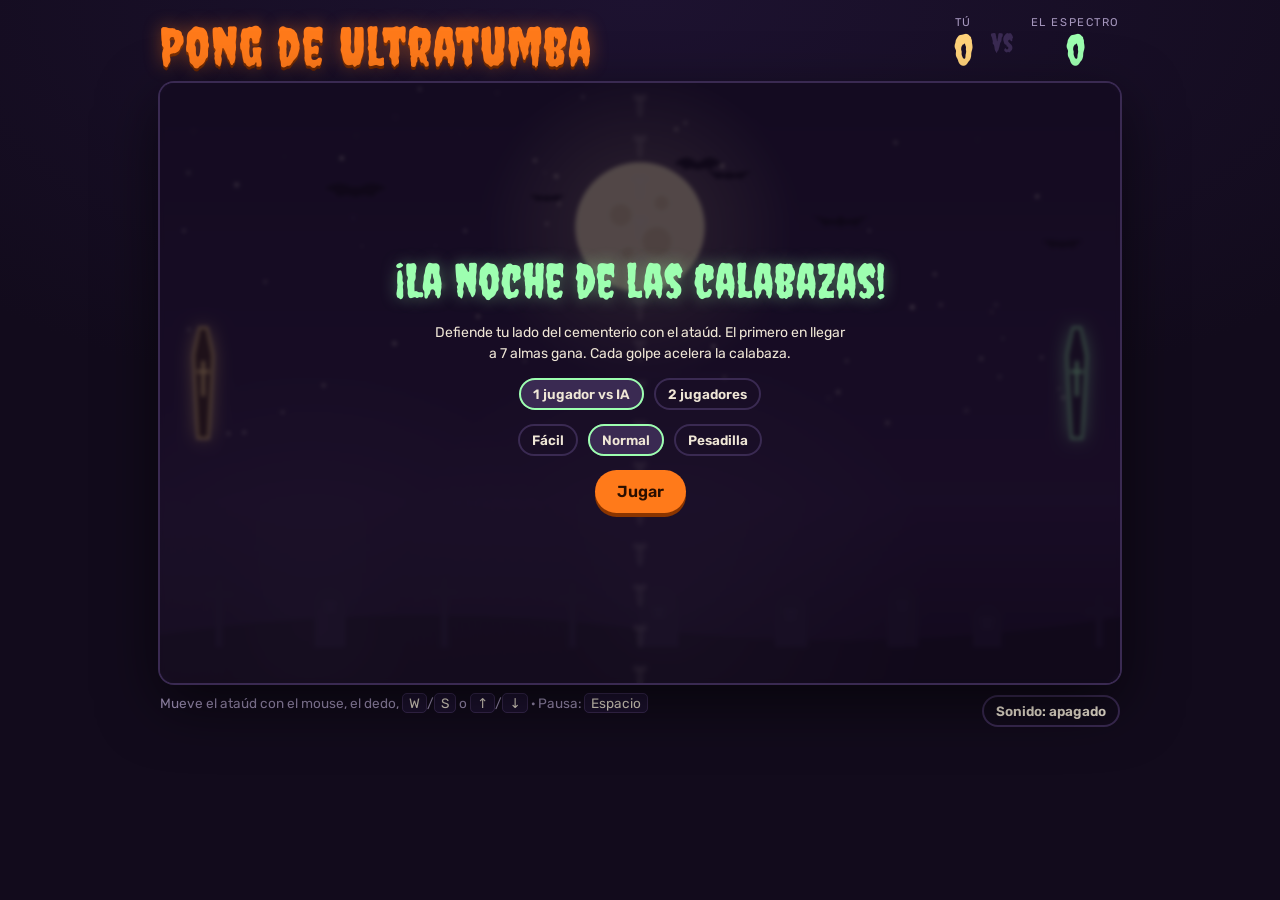
<file: juegos/pong-ultratumba.html>
<!DOCTYPE html>
<html lang="es">
<head>
<meta charset="utf-8">
<meta name="viewport" content="width=device-width, initial-scale=1, viewport-fit=cover">
<meta name="description" content="Pong con temática de Halloween: calabaza, ataúdes y un espectro como rival.">
<meta name="author" content="Alexander Contreras Triviño">
<style>*,*::before,*::after{box-sizing:border-box}html,body{margin:0}body{font-size:14px}[hidden]{display:none!important}img{max-width:100%}</style>
<title>Pong de Ultratumba</title>
<link rel="preconnect" href="https://fonts.googleapis.com">
<link rel="stylesheet" href="https://fonts.googleapis.com/css2?family=Creepster&family=Rubik:wght@400;600;800&display=swap">
<style>
/* Layout: una sola pantalla de juego, marcador arriba, cancha en lápida-cementerio, controles abajo. Look único oscuro. */
:root{
  color-scheme: dark;
  --noche:#120b1c;
  --noche-2:#1d1230;
  --bruma:#3a2a52;
  --calabaza:#ff7a1a;
  --vela:#ffd27a;
  --ectoplasma:#9dffb0;
  --hueso:#efe6d6;
  --tenue:#a596bd;
  --f-display:"Creepster", "Impact", fantasy;
  --f-body:"Rubik", system-ui, sans-serif;
}
html,body{height:100%}
body{
  background:radial-gradient(120% 80% at 50% 0%, var(--noche-2), var(--noche) 60%);
  color:var(--hueso);font-family:var(--f-body);
  padding-left:max(16px, env(safe-area-inset-left, 0px));
  padding-right:max(16px, env(safe-area-inset-right, 0px));
  padding-block:16px;
  display:flex;flex-direction:column;align-items:center;gap:12px;
  box-sizing:border-box;overflow-x:hidden;
}
header{width:100%;max-width:960px;display:flex;align-items:flex-end;justify-content:space-between;gap:12px;flex-wrap:wrap}
h1{font-family:var(--f-display);font-weight:400;font-size:clamp(2rem,6vw,3.4rem);line-height:.9;margin:0;color:var(--calabaza);
  letter-spacing:.02em;text-shadow:0 0 18px rgba(255,122,26,.45), 0 3px 0 #5a1f00;text-wrap:balance}
.score{display:flex;gap:18px;align-items:center;font-variant-numeric:tabular-nums}
.side{display:flex;flex-direction:column;align-items:center}
.side span{font-size:.7rem;letter-spacing:.14em;text-transform:uppercase;color:var(--tenue)}
.side b{font-family:var(--f-display);font-weight:400;font-size:2.6rem;line-height:1}
.side.vivo b{color:var(--vela)} .side.muerto b{color:var(--ectoplasma)}
.sep{font-family:var(--f-display);font-size:1.6rem;color:var(--bruma)}
.stage{position:relative;width:100%;max-width:960px;aspect-ratio:16/10;max-height:max(200px, calc(100vh - 190px));
  border-radius:14px;overflow:hidden;box-shadow:0 0 0 2px var(--bruma), 0 20px 60px rgba(0,0,0,.6);touch-action:none}
canvas{display:block;width:100%;height:100%}
.overlay{position:absolute;inset:0;display:flex;flex-direction:column;align-items:center;justify-content:center;gap:14px;
  text-align:center;background:rgba(18,11,28,.72);backdrop-filter:blur(2px);padding:16px}
.overlay h2{font-family:var(--f-display);font-weight:400;font-size:clamp(1.8rem,5vw,3rem);margin:0;color:var(--ectoplasma);
  text-shadow:0 0 16px rgba(157,255,176,.4)}
.overlay p{margin:0;max-width:46ch;color:var(--hueso);line-height:1.5}
.btns{display:flex;gap:10px;flex-wrap:wrap;justify-content:center}
button{font:600 1rem var(--f-body);border:0;border-radius:999px;padding:12px 22px;cursor:pointer;
  background:var(--calabaza);color:#2a0f00;box-shadow:0 4px 0 #8a3500;transition:transform .08s}
button.alt{background:transparent;color:var(--hueso);box-shadow:inset 0 0 0 2px var(--bruma)}
button[aria-pressed="true"]{background:var(--bruma);color:var(--hueso);box-shadow:inset 0 0 0 2px var(--ectoplasma)}
button:active{transform:translateY(2px)}
button:focus-visible{outline:3px solid var(--vela);outline-offset:3px}
footer{width:100%;max-width:960px;display:flex;justify-content:space-between;gap:12px;flex-wrap:wrap;color:var(--tenue);font-size:.85rem}
kbd{font-family:var(--f-body);background:var(--noche-2);border:1px solid var(--bruma);border-radius:5px;padding:1px 6px;color:var(--hueso)}
.small{padding:8px 14px;font-size:.85rem}
@media (max-width:560px){
  .overlay{gap:6px;padding:8px;justify-content:center}
  .overlay h2{font-size:1.35rem}
  .overlay p{font-size:.78rem;line-height:1.35}
  .overlay button{padding:7px 14px;font-size:.85rem}
  .overlay button.small{padding:5px 10px;font-size:.75rem}
}
</style>
</head>
<body>
<header>
  <h1>Pong de Ultratumba</h1>
  <div class="score" aria-live="polite">
    <div class="side vivo"><span id="nP">Tú</span><b id="sP">0</b></div>
    <div class="sep">vs</div>
    <div class="side muerto"><span id="nC">El Espectro</span><b id="sC">0</b></div>
  </div>
</header>

<div class="stage" id="stage">
  <canvas id="c"></canvas>
  <div class="overlay" id="ov">
    <h2 id="ovT">¡La noche de las calabazas!</h2>
    <p id="ovP">Defiende tu lado del cementerio con el ataúd. El primero en llegar a 7 almas gana. Cada golpe acelera la calabaza.</p>
    <div class="btns" id="modo" role="group" aria-label="Modo de juego">
      <button class="alt small" data-m="1" aria-pressed="true">1 jugador vs IA</button>
      <button class="alt small" data-m="2" aria-pressed="false">2 jugadores</button>
    </div>
    <div class="btns" id="diff" role="group" aria-label="Dificultad de la IA">
      <button class="alt small" data-d="0" aria-pressed="false">Fácil</button>
      <button class="alt small" data-d="1" aria-pressed="true">Normal</button>
      <button class="alt small" data-d="2" aria-pressed="false">Pesadilla</button>
    </div>
    <button id="go">Jugar</button>
  </div>
</div>

<footer>
  <span id="ayuda">Mueve el ataúd con el mouse, el dedo, <kbd>W</kbd>/<kbd>S</kbd> o <kbd>↑</kbd>/<kbd>↓</kbd> · Pausa: <kbd>Espacio</kbd></span>
  <button class="alt small" id="snd" aria-pressed="false">Sonido: apagado</button>
</footer>

<script>
(()=>{
const cv=document.getElementById('c'),ctx=cv.getContext('2d');
const stage=document.getElementById('stage');
const ov=document.getElementById('ov'),ovT=document.getElementById('ovT'),ovP=document.getElementById('ovP');
const sP=document.getElementById('sP'),sC=document.getElementById('sC');
const W=800,H=500,WIN=7;
const reduce=matchMedia('(prefers-reduced-motion: reduce)').matches;
let dpr=1;
function resize(){dpr=Math.min(2,devicePixelRatio||1);const r=stage.getBoundingClientRect();
  cv.width=Math.round(r.width*dpr);cv.height=Math.round(r.height*dpr);}
addEventListener('resize',resize);resize();

const DIFF=[{spd:4.2,err:38,start:5},{spd:6,err:18,start:6},{spd:8.5,err:6,start:7}];
let diff=1,modo=1;
const PW=16,PH=92;
const P={x:28,y:H/2-PH/2,ty:H/2-PH/2},C={x:W-28-PW,y:H/2-PH/2,ty:H/2-PH/2};
const B={x:W/2,y:H/2,vx:0,vy:0,r:15,rot:0};
let sp=0,sc=0,state='menu',serveT=0,shake=0,trail=[],parts=[];
const keys={};
// Fondo: estrellas, lápidas, murciélagos, fantasmas
const stars=Array.from({length:70},()=>({x:Math.random()*W,y:Math.random()*H*.6,r:Math.random()*1.4+.3,t:Math.random()*6}));
const tombs=Array.from({length:9},(_,i)=>({x:40+i*92+Math.random()*30,h:26+Math.random()*26,w:22+Math.random()*14,c:Math.random()<.4}));
const bats=Array.from({length:6},()=>({x:Math.random()*W,y:40+Math.random()*160,s:.6+Math.random()*1.1,ph:Math.random()*6,k:.5+Math.random()*.5}));
let ghosts=[];

// Audio
let ac=null,soundOn=false;
const sndBtn=document.getElementById('snd');
sndBtn.onclick=()=>{soundOn=!soundOn;sndBtn.setAttribute('aria-pressed',soundOn);sndBtn.textContent='Sonido: '+(soundOn?'encendido':'apagado');
  if(soundOn&&!ac){try{ac=new (window.AudioContext||window.webkitAudioContext)()}catch(e){}} if(ac&&ac.state==='suspended')ac.resume();};
function tone(f,d=.08,type='square',v=.06,slide=0){if(!soundOn||!ac)return;const t=ac.currentTime,o=ac.createOscillator(),g=ac.createGain();
  o.type=type;o.frequency.setValueAtTime(f,t);if(slide)o.frequency.exponentialRampToValueAtTime(Math.max(30,f+slide),t+d);
  g.gain.setValueAtTime(v,t);g.gain.exponentialRampToValueAtTime(.0001,t+d);o.connect(g).connect(ac.destination);o.start(t);o.stop(t+d);}
const sfx={hit:()=>tone(220+Math.random()*60,.09,'square',.05,120),wall:()=>tone(140,.06,'triangle',.06),
  point:()=>{tone(440,.5,'sine',.07,-300);setTimeout(()=>tone(300,.6,'sine',.05,-200),120)},
  win:()=>[392,523,659,784].forEach((f,i)=>setTimeout(()=>tone(f,.25,'triangle',.07),i*140)),
  lose:()=>[300,250,200,140].forEach((f,i)=>setTimeout(()=>tone(f,.35,'sawtooth',.04),i*180))};

// Dificultad
document.querySelectorAll('#diff button').forEach(b=>b.onclick=()=>{diff=+b.dataset.d;
  document.querySelectorAll('#diff button').forEach(x=>x.setAttribute('aria-pressed',x===b));});
document.querySelectorAll('#modo button').forEach(b=>b.onclick=()=>{modo=+b.dataset.m;
  document.querySelectorAll('#modo button').forEach(x=>x.setAttribute('aria-pressed',x===b));
  document.getElementById('diff').hidden=modo===2;
  document.getElementById('nP').textContent=modo===2?'Jugador 1':'Tú';
  document.getElementById('nC').textContent=modo===2?'Jugador 2':'El Espectro';
  document.getElementById('ayuda').innerHTML=modo===2
    ?'Jugador 1: <kbd>W</kbd>/<kbd>S</kbd> · Jugador 2: <kbd>↑</kbd>/<kbd>↓</kbd> · En pantalla táctil, cada uno toca su mitad · Pausa: <kbd>Espacio</kbd>'
    :'Mueve el ataúd con el mouse, el dedo, <kbd>W</kbd>/<kbd>S</kbd> o <kbd>↑</kbd>/<kbd>↓</kbd> · Pausa: <kbd>Espacio</kbd>';});
document.getElementById('go').onclick=start;

let golpes=0,rally=0,mejorRally=0;
function start(){sp=sc=0;golpes=0;rally=0;mejorRally=0;sP.textContent=0;sC.textContent=0;ghosts=[];ov.hidden=true;state='serve';serve(Math.random()<.5?1:-1);}
function serve(dir){B.x=W/2;B.y=H/2;B.vx=0;B.vy=0;trail=[];serveT=55;B.dir=dir;state='serve';}
function launch(){const s=DIFF[diff].start,a=(Math.random()*.8-.4);B.vx=Math.cos(a)*s*B.dir;B.vy=Math.sin(a)*s;state='play';}
function end(win){state='over';ov.hidden=false;
  if(modo===2){ovT.textContent=win?'¡Gana el Jugador 1!':'¡Gana el Jugador 2!';
    ovP.textContent=`Marcador final ${sp} a ${sc}. Rally más largo: ${mejorRally} golpes. ¿Revancha?`;}
  else{ovT.textContent=win?'¡Sobreviviste la noche!':'El Espectro se llevó tu alma';
  ovP.textContent=win?`Ganaste ${sp} a ${sc}. Las calabazas te rinden homenaje. ¿Otra ronda?`:`Perdiste ${sp} a ${sc}. Vuelve a intentarlo antes de que salga el sol.`;}
  if(window.Marcadores)Marcadores.registrar('pong',{
    modo:modo===2?'2 jugadores':'vs IA ('+['Fácil','Normal','Pesadilla'][diff]+')',
    resultado:modo===2?(win?'Gana J1':'Gana J2'):(win?'Victoria':'Derrota'),
    marcador:sp+' - '+sc,puntos:sp,extra:{golpes:golpes,mejorRally:mejorRally}});
  document.getElementById('go').textContent='Jugar otra vez';win?sfx.win():sfx.lose();}
function togglePause(){if(state==='play'||state==='serve'){state='paused:'+state;ov.hidden=false;ovT.textContent='Pausa';
  ovP.textContent='Los fantasmas esperan. Pulsa Espacio o el botón para seguir.';document.getElementById('go').textContent='Reiniciar';
  }else if(state.startsWith('paused:')){state=state.slice(7);ov.hidden=true;}}

// Controles
addEventListener('keydown',e=>{keys[e.key.toLowerCase()]=true;if(e.key===' '){e.preventDefault();togglePause();}
  if(['arrowup','arrowdown'].includes(e.key.toLowerCase()))e.preventDefault();});
addEventListener('keyup',e=>keys[e.key.toLowerCase()]=false);
function pointer(e){const r=cv.getBoundingClientRect();const y=(e.clientY-r.top)/r.height*H;
  if(modo===2&&(e.clientX-r.left)>r.width/2)C.ty=y-PH/2;else P.ty=y-PH/2;}
cv.addEventListener('pointermove',pointer);cv.addEventListener('pointerdown',pointer);

function burst(x,y,col,n=14){for(let i=0;i<n;i++){const a=Math.random()*6.28,s=1+Math.random()*3.5;
  parts.push({x,y,vx:Math.cos(a)*s,vy:Math.sin(a)*s,l:30+Math.random()*20,c:col});}}

function paddleHit(p,isLeft){
  if(B.y+B.r<p.y||B.y-B.r>p.y+PH)return false;
  if(isLeft?(B.x-B.r<=p.x+PW&&B.x>p.x&&B.vx<0):(B.x+B.r>=p.x&&B.x<p.x+PW&&B.vx>0)){
    const rel=((B.y-(p.y+PH/2))/(PH/2));const ang=rel*1.05;
    const s=Math.min(16,Math.hypot(B.vx,B.vy)*1.06+.15);
    B.vx=Math.cos(ang)*s*(isLeft?1:-1);B.vy=Math.sin(ang)*s;
    B.x=isLeft?p.x+PW+B.r:p.x-B.r;golpes++;rally++;if(rally>mejorRally)mejorRally=rally;shake=reduce?0:5;burst(B.x,B.y,isLeft?'#ffd27a':'#9dffb0',10);sfx.hit();return true;}
  return false;}

function update(){
  // jugador
  const ks=9;
  if(modo===2){
    if(keys['w'])P.ty-=ks;if(keys['s'])P.ty+=ks;
    if(keys['arrowup'])C.ty-=ks;if(keys['arrowdown'])C.ty+=ks;
    C.ty=Math.max(0,Math.min(H-PH,C.ty));C.y+=(C.ty-C.y)*.35;
  }else{
    if(keys['w']||keys['arrowup'])P.ty-=ks;if(keys['s']||keys['arrowdown'])P.ty+=ks;
    // IA: sigue la calabaza con un error que depende de la dificultad
    const d=DIFF[diff];let target=H/2;
    if(B.vx>0){target=B.y+(Math.sin(performance.now()/400)*d.err);}
    const cy=C.y+PH/2,dy=target-cy;C.y+=Math.max(-d.spd,Math.min(d.spd,dy*.2));C.y=Math.max(0,Math.min(H-PH,C.y));
  }
  P.ty=Math.max(0,Math.min(H-PH,P.ty));P.y+=(P.ty-P.y)*.35;
  if(state==='serve'){if(--serveT<=0)launch();return;}
  if(state!=='play')return;
  B.x+=B.vx;B.y+=B.vy;B.rot+=B.vx*.02;
  trail.push({x:B.x,y:B.y});if(trail.length>14)trail.shift();
  if(B.y-B.r<0){B.y=B.r;B.vy*=-1;sfx.wall();}
  if(B.y+B.r>H){B.y=H-B.r;B.vy*=-1;sfx.wall();}
  paddleHit(P,true);paddleHit(C,false);
  if(B.x<-30){sc++;sC.textContent=sc;point(false);}
  else if(B.x>W+30){sp++;sP.textContent=sp;point(true);}
}
function point(player){sfx.point();rally=0;ghosts.push({x:player?W-60:60,y:H*.7,a:1,vy:-1.2,c:player?'#ffd27a':'#9dffb0'});
  burst(player?W-10:10,B.y,'#ff7a1a',24);
  if(sp>=WIN)return end(true);if(sc>=WIN)return end(false);serve(player?-1:1);}

// Dibujo
function drawBg(t){
  const g=ctx.createLinearGradient(0,0,0,H);g.addColorStop(0,'#1b1030');g.addColorStop(.7,'#2a1640');g.addColorStop(1,'#140a20');
  ctx.fillStyle=g;ctx.fillRect(0,0,W,H);
  stars.forEach(s=>{ctx.globalAlpha=.4+.6*Math.abs(Math.sin(t/900+s.t));ctx.fillStyle='#efe6d6';ctx.beginPath();ctx.arc(s.x,s.y,s.r,0,7);ctx.fill();});
  ctx.globalAlpha=1;
  // luna
  const mg=ctx.createRadialGradient(W/2,120,10,W/2,120,130);mg.addColorStop(0,'rgba(255,230,170,.35)');mg.addColorStop(1,'rgba(255,230,170,0)');
  ctx.fillStyle=mg;ctx.fillRect(W/2-140,-20,280,280);
  ctx.fillStyle='#f6e7b8';ctx.beginPath();ctx.arc(W/2,120,54,0,7);ctx.fill();
  ctx.fillStyle='rgba(200,170,110,.35)';[[-16,-10,9],[14,12,12],[18,-20,6],[-10,22,5]].forEach(([dx,dy,r])=>{ctx.beginPath();ctx.arc(W/2+dx,120+dy,r,0,7);ctx.fill();});
  // murciélagos
  bats.forEach(b=>{if(!reduce){b.x+=b.s;if(b.x>W+30)b.x=-30;}const f=Math.sin(t/90*b.k*2+b.ph)*8;
    ctx.fillStyle='#0b0612';ctx.save();ctx.translate(b.x,b.y+Math.sin(t/600+b.ph)*6);ctx.scale(b.k,b.k);
    ctx.beginPath();ctx.moveTo(0,0);ctx.quadraticCurveTo(-12,-8-f,-26,-2+f*.3);ctx.quadraticCurveTo(-18,0,-14,6);ctx.quadraticCurveTo(-8,2,0,6);
    ctx.quadraticCurveTo(8,2,14,6);ctx.quadraticCurveTo(18,0,26,-2+f*.3);ctx.quadraticCurveTo(12,-8-f,0,0);ctx.fill();
    ctx.beginPath();ctx.arc(0,1,4,0,7);ctx.fill();ctx.restore();});
  // colina y lápidas
  ctx.fillStyle='#0f0818';ctx.beginPath();ctx.moveTo(0,H);ctx.lineTo(0,H-40);
  ctx.quadraticCurveTo(W*.25,H-70,W*.5,H-45);ctx.quadraticCurveTo(W*.75,H-22,W,H-55);ctx.lineTo(W,H);ctx.fill();
  tombs.forEach(tb=>{const by=H-30;ctx.fillStyle='#1f1530';
    if(tb.c){ctx.fillRect(tb.x-3,by-tb.h-10,6,tb.h+10);ctx.fillRect(tb.x-12,by-tb.h,24,6);}
    else{ctx.beginPath();ctx.moveTo(tb.x-tb.w/2,by);ctx.lineTo(tb.x-tb.w/2,by-tb.h+tb.w/2);ctx.arc(tb.x,by-tb.h+tb.w/2,tb.w/2,Math.PI,0);ctx.lineTo(tb.x+tb.w/2,by);ctx.fill();
      ctx.fillStyle='#2e2244';ctx.fillRect(tb.x-5,by-tb.h+tb.w/2,10,2);ctx.fillRect(tb.x-4,by-tb.h+tb.w/2+5,8,2);}});
  // línea central de huesos
  ctx.fillStyle='rgba(239,230,214,.18)';for(let y=12;y<H;y+=34){ctx.beginPath();ctx.ellipse(W/2,y+8,3,9,0,0,7);ctx.fill();
    ctx.beginPath();ctx.arc(W/2-3,y,3,0,7);ctx.arc(W/2+3,y,3,0,7);ctx.fill();}
  // niebla
  for(let i=0;i<3;i++){const fx=((t/(40+i*20))+i*300)%(W+400)-200;const fg=ctx.createRadialGradient(fx,H-30-i*20,10,fx,H-30-i*20,220);
    fg.addColorStop(0,'rgba(165,150,189,.14)');fg.addColorStop(1,'rgba(165,150,189,0)');ctx.fillStyle=fg;ctx.fillRect(0,H-260,W,260);}
}
function coffin(p,glow,wood){const x=p.x,y=p.y;ctx.save();ctx.shadowColor=glow;ctx.shadowBlur=18;
  ctx.fillStyle=wood;ctx.beginPath();ctx.moveTo(x+PW*.3,y);ctx.lineTo(x+PW*.7,y);ctx.lineTo(x+PW,y+PH*.25);ctx.lineTo(x+PW*.78,y+PH);
  ctx.lineTo(x+PW*.22,y+PH);ctx.lineTo(x,y+PH*.25);ctx.closePath();ctx.fill();ctx.restore();
  ctx.strokeStyle=glow;ctx.lineWidth=2;ctx.stroke();
  ctx.fillStyle=glow;ctx.fillRect(x+PW/2-1.5,y+PH*.3,3,PH*.32);ctx.fillRect(x+PW/2-5,y+PH*.38,10,3);}
function pumpkin(x,y,r,rot,t){ctx.save();ctx.translate(x,y);ctx.rotate(rot);
  ctx.shadowColor='#ff7a1a';ctx.shadowBlur=22;
  ctx.fillStyle='#ff7a1a';[-.55,0,.55].forEach(o=>{ctx.beginPath();ctx.ellipse(o*r,0,r*.62,r*.92,0,0,7);ctx.fill();});
  ctx.shadowBlur=0;ctx.strokeStyle='#c24e00';ctx.lineWidth=1.5;[-.3,.3].forEach(o=>{ctx.beginPath();ctx.ellipse(o*r,0,r*.3,r*.9,0,0,7);ctx.stroke();});
  ctx.fillStyle='#3b7a2a';ctx.fillRect(-2,-r-5,4,7);
  const fl=.75+.25*Math.sin(t/60);ctx.fillStyle=`rgba(255,${200+fl*40|0},90,${fl})`;
  ctx.beginPath();ctx.moveTo(-r*.55,-r*.2);ctx.lineTo(-r*.2,-r*.2);ctx.lineTo(-r*.37,-r*.5);ctx.fill();
  ctx.beginPath();ctx.moveTo(r*.55,-r*.2);ctx.lineTo(r*.2,-r*.2);ctx.lineTo(r*.37,-r*.5);ctx.fill();
  ctx.beginPath();ctx.moveTo(-r*.6,r*.15);ctx.lineTo(-r*.3,r*.3);ctx.lineTo(-r*.15,r*.18);ctx.lineTo(0,r*.32);ctx.lineTo(r*.15,r*.18);
  ctx.lineTo(r*.3,r*.3);ctx.lineTo(r*.6,r*.15);ctx.quadraticCurveTo(0,r*.75,-r*.6,r*.15);ctx.fill();ctx.restore();}
function ghost(g){ctx.save();ctx.globalAlpha=g.a;ctx.fillStyle=g.c;ctx.shadowColor=g.c;ctx.shadowBlur=14;
  ctx.beginPath();ctx.arc(g.x,g.y,16,Math.PI,0);ctx.lineTo(g.x+16,g.y+20);
  for(let i=0;i<4;i++)ctx.lineTo(g.x+16-i*8-4,g.y+(i%2?20:14)),ctx.lineTo(g.x+16-(i+1)*8,g.y+20);
  ctx.closePath();ctx.fill();ctx.shadowBlur=0;ctx.fillStyle='#120b1c';
  ctx.beginPath();ctx.arc(g.x-5,g.y-2,3,0,7);ctx.arc(g.x+5,g.y-2,3,0,7);ctx.fill();ctx.restore();}

function draw(t){
  const sx=dpr*cv.width/(W*dpr),sy=cv.height/H;
  ctx.setTransform(sx,0,0,sy,0,0);
  if(shake>0){ctx.translate((Math.random()-.5)*shake,(Math.random()-.5)*shake);shake*=.85;if(shake<.3)shake=0;}
  drawBg(t);
  trail.forEach((p,i)=>{ctx.globalAlpha=i/trail.length*.35;ctx.fillStyle='#ff7a1a';ctx.beginPath();ctx.arc(p.x,p.y,B.r*i/trail.length,0,7);ctx.fill();});
  ctx.globalAlpha=1;
  coffin(P,'#ffd27a','#3d2414');coffin(C,'#9dffb0','#22182e');
  parts=parts.filter(p=>p.l-->0);parts.forEach(p=>{p.x+=p.vx;p.y+=p.vy;p.vy+=.05;ctx.globalAlpha=Math.min(1,p.l/30);ctx.fillStyle=p.c;ctx.fillRect(p.x,p.y,3,3);});
  ctx.globalAlpha=1;
  ghosts=ghosts.filter(g=>g.a>0.02);ghosts.forEach(g=>{g.y+=g.vy;g.x+=Math.sin(g.y/14)*.8;g.a*=.985;ghost(g);});
  if(state!=='menu'&&state!=='over')pumpkin(B.x,B.y,B.r,B.rot,t);
  if(state==='serve'){ctx.fillStyle='#efe6d6';ctx.font='28px Creepster, Impact, fantasy';ctx.textAlign='center';
    ctx.fillText(serveT>36?'3':serveT>18?'2':'1',W/2,H/2-36);}
}
/* Bucle con paso fijo de 1/60 s: la física avanza igual en pantallas
   de 60, 120 o 144 Hz; el dibujo va al ritmo de requestAnimationFrame. */
const PASO=1000/60;let ultimo=0,acumulado=0;
function loop(t){if(!ultimo)ultimo=t;acumulado+=Math.min(250,t-ultimo);ultimo=t;
  while(acumulado>=PASO){if(!state.startsWith('paused'))update();acumulado-=PASO;}
  draw(t);requestAnimationFrame(loop);}
requestAnimationFrame(loop);
})();
</script>
<script src="../js/marcadores.js"></script>
</body>
</html>
</file>
<file: css/styles.css>
@charset "UTF-8";
/* =============================================================
   Portafolio Web Profesional — Hoja de estilos unificada
   Ingeniería WEB · Universidad Simón Bolívar (Cúcuta)
   Autor: Alexander Contreras Triviño
   Organización del archivo
   01. Tipografía auto-hospedada (Nunito, variable, OFL)
   02. Sistema de tokens (color, tipografía, espacio, radio)
   03. Reinicio y Modelo de Caja
   04. Tipografía base y ritmo vertical
   05. Utilidades de accesibilidad
   06. Fondo animado (las tres manchas de la marca, ampliadas)
   07. Cabecera y navegación — vidrio esmerilado fijo
   08. Pie de página
   09. Sección Inicio — presentación y entrada
   09b. Cabecera de vista (Bitácora, Contacto)
   09c. Sección Bitácora — listado con Flexbox
   10. Sección Marca personal — reels y competencias
   11. Sección Sobre mí — perfil y trayectoria
   11b. Llamada a la acción de cierre
   12. Sección Contacto — rejilla de 12 columnas de Bootstrap
   13. Adaptación responsiva y preferencias del usuario
   ============================================================= */

/* == 01. Tipografía auto-hospedada ============================
   Nunito Variable (SIL Open Font License), un solo eje de peso
   (200–1000) para toda la página: rótulos y texto comparten
   familia, la jerarquía la marca el peso, no el tipo. Las letras
   con terminación redondeada son deliberadas: es el mismo criterio
   de "sin esquinas cuadradas" aplicado a la tipografía. */
@font-face {
  font-family: "Nunito Variable";
  /* Incrustada en base64 a propósito: así la tipografía carga
     igual si el sitio se abre con doble clic (file://) que si se
     sirve desde un servidor. Un archivo .woff2 externo con
     @font-face siempre se pide en modo CORS por especificación,
     y bajo file:// eso se bloquea porque cada archivo local es
     su propio origen "null" — no hay forma de arreglarlo con
     atributos, solo evitando la petición de red. */
  src: url("[data-uri]") format("woff2-variations");
  font-weight: 200 1000;
  font-display: swap;
  font-style: normal;
}

/* == 02. Sistema de tokens =================================== */
:root {
  /* Color — superficie oscura tipo cristal.
     Los tres acentos son los mismos círculos de la marca (pino,
     magenta, ámbar); solo se aclararon lo justo para mantener
     4.5:1 sobre el fondo casi negro. */
  --negro: #07080b;
  --negro-suave: #101319;
  --vidrio: rgba(255, 255, 255, 0.055);
  --vidrio-fuerte: rgba(255, 255, 255, 0.09);
  --borde-vidrio: rgba(255, 255, 255, 0.14);
  --papel: #f4f5f2;
  --texto-atenuado: rgba(244, 245, 242, 0.68);
  --texto-tenue: rgba(244, 245, 242, 0.5);
  --pino: #2fb787;
  --pino-hondo: #1c8f68;
  --magenta: #ff5f96;
  --magenta-hondo: #e23c78;
  --ambar: #f6b944;
  --linea-campo: rgba(255, 255, 255, 0.22);
  --linea: rgba(255, 255, 255, 0.12);
  --sobre-acento: #07080b;
  --cinta-fondo: rgba(7, 8, 11, 0.72);

  /* Tipografía — escala modular de razón 1,25 sobre 17 px */
  --fuente-titulo: "Nunito Variable", "Segoe UI", system-ui, sans-serif;
  --fuente-texto: "Nunito Variable", "Segoe UI", system-ui, sans-serif;
  --t-xs: 0.8125rem;
  --t-sm: 0.9375rem;
  --t-base: 1.0625rem;
  --t-md: 1.3rem;
  --t-lg: 1.7rem;
  --t-xl: 2.2rem;
  --t-display: clamp(2.6rem, 9vw, 5rem);

  /* Espacio — múltiplos de 4 px */
  --e-1: 0.25rem;
  --e-2: 0.5rem;
  --e-3: 0.75rem;
  --e-4: 1rem;
  --e-6: 1.5rem;
  --e-8: 2rem;
  --e-12: 3rem;
  --e-16: 4rem;

  /* Medidas */
  --ancho-total: 70rem;
  --ancho-lectura: 36rem;

  /* Radio — nada de esquinas cuadradas. Tres escalas según el
     tamaño del elemento, como en una interfaz de teléfono. */
  --radio-sm: 0.9rem;
  --radio-md: 1.4rem;
  --radio-lg: 2rem;
  --radio-pastilla: 999px;
  --borde: 1px solid var(--borde-vidrio);

  /* Movimiento — dos duraciones y una curva, reutilizadas en todo
     el sitio para que la animación se sienta como un único sistema
     y no como efectos sueltos por sección. */
  --rapido: 180ms;
  --medio: 420ms;
  --curva: cubic-bezier(0.22, 0.61, 0.36, 1);
}

/* == 03. Reinicio y Modelo de Caja =========================== */
*,
*::before,
*::after {
  box-sizing: border-box;
}

html {
  -webkit-text-size-adjust: 100%;
  scroll-behavior: smooth;
  scroll-padding-top: 4.5rem;
}

body {
  margin: 0;
  background-color: var(--negro);
  color: var(--papel);
  font-family: var(--fuente-texto);
  font-size: var(--t-base);
  font-weight: 400;
  line-height: 1.65;
  text-rendering: optimizeLegibility;
  min-height: 100vh;
}

img {
  display: block;
  max-width: 100%;
  height: auto;
}

/* == 04. Tipografía base y ritmo vertical ==================== */
h1,
h2,
h3,
h4 {
  font-family: var(--fuente-titulo);
  font-weight: 800;
  color: var(--papel);
  line-height: 1.1;
  letter-spacing: -0.015em;
  margin: 0 0 var(--e-4);
}

h1 {
  font-size: var(--t-xl);
}

h2 {
  font-size: var(--t-lg);
}

h3 {
  font-size: var(--t-md);
  font-weight: 700;
}

h4 {
  font-size: var(--t-base);
  font-weight: 700;
}

p,
ul,
ol,
dl {
  margin: 0 0 var(--e-4);
}

a {
  color: var(--ambar);
  transition: color var(--rapido) var(--curva);
}

a:hover {
  color: #ffd27a;
}

:focus-visible {
  outline: 3px solid var(--ambar);
  outline-offset: 3px;
  border-radius: var(--radio-sm);
}

strong {
  font-weight: 800;
}

.franja {
  padding-left: var(--e-6);
  padding-right: var(--e-6);
}

@media (min-width: 73rem) {
  .franja {
    padding-left: calc((100% - 70rem) / 2);
    padding-right: calc((100% - 70rem) / 2);
  }
}

.medida {
  max-width: var(--ancho-lectura);
}

.intro-bloque {
  color: var(--texto-atenuado);
  font-size: var(--t-md);
}

.subtitulo-seccion {
  margin-top: var(--e-8);
  margin-bottom: var(--e-4);
}

/* == 05. Utilidades de accesibilidad ========================= */
.solo-lectores {
  position: absolute;
  width: 1px;
  height: 1px;
  padding: 0;
  margin: -1px;
  overflow: hidden;
  clip-path: inset(50%);
  white-space: nowrap;
  border: 0;
}

.salto-contenido {
  position: absolute;
  left: var(--e-4);
  top: var(--e-4);
  z-index: 40;
  transform: translateY(-160%);
  background-color: var(--negro-suave);
  color: var(--papel);
  font-family: var(--fuente-titulo);
  font-weight: 700;
  padding: var(--e-3) var(--e-4);
  border: 2px solid var(--ambar);
  border-radius: var(--radio-sm);
  text-decoration: none;
  transition: transform var(--rapido) var(--curva);
}

.salto-contenido:focus {
  transform: translateY(0);
}

/* == 06. Fondo animado ========================================
   Nada de manchas de color: el negro se mueve en tonos de negro.
   Tres capas de gris muy oscuro, desenfocadas, que respiran de
   tamaño y posición muy despacio — profundidad, no color. Todo el
   acento cromático de la página vive en el logotipo del camaleón;
   el fondo se queda quieto en su sitio para no competirle. */
.fondo-animado {
  position: fixed;
  inset: 0;
  z-index: -1;
  overflow: hidden;
  background-color: var(--negro);
}

.mancha {
  position: absolute;
  width: 55vmax;
  height: 55vmax;
  border-radius: 50%;
  filter: blur(90px);
  will-change: transform;
}

.mancha-1 {
  background: radial-gradient(circle, #1b1f26 0%, transparent 70%);
  top: -18vmax;
  left: -14vmax;
  animation: flotar-a 34s var(--curva) infinite alternate;
}

.mancha-2 {
  background: radial-gradient(circle, #15181d 0%, transparent 70%);
  top: 18vmax;
  right: -20vmax;
  animation: flotar-b 40s var(--curva) infinite alternate;
}

.mancha-3 {
  background: radial-gradient(circle, #202329 0%, transparent 70%);
  bottom: -22vmax;
  left: 12vmax;
  animation: flotar-c 28s var(--curva) infinite alternate;
}

@keyframes flotar-a {
  to {
    transform: translate(9vmax, 7vmax) scale(1.18);
  }
}

@keyframes flotar-b {
  to {
    transform: translate(-8vmax, 9vmax) scale(0.88);
  }
}

@keyframes flotar-c {
  to {
    transform: translate(7vmax, -10vmax) scale(1.12);
  }
}

/* == 07. Cabecera y navegación ================================
   Barra fija de vidrio esmerilado: dentro de una página con una
   sola vista posible, tiene que estar siempre al alcance. */
.cinta {
  position: sticky;
  top: 0;
  z-index: 20;
  background-color: var(--cinta-fondo);
  backdrop-filter: blur(18px) saturate(1.4);
  -webkit-backdrop-filter: blur(18px) saturate(1.4);
  border-bottom: 1px solid var(--linea);
  color: var(--papel);
}

.cinta {
  display: flex;
  flex-wrap: wrap;
  align-items: center;
  justify-content: space-between;
  gap: var(--e-3) var(--e-6);
  padding-top: var(--e-3);
  padding-bottom: var(--e-3);
}

.marca {
  display: flex;
  align-items: center;
  gap: var(--e-3);
  text-decoration: none;
  min-height: 1.75rem;
}

.marca-icono {
  width: 2.5rem;
  height: auto;
  flex-shrink: 0;
}

.marca-texto {
  font-family: var(--fuente-titulo);
  font-weight: 800;
  font-size: var(--t-md);
  letter-spacing: -0.02em;
  color: var(--papel);
  line-height: 1.15;
}

.marca:hover .marca-texto {
  color: var(--papel);
}

.marca-subtitulo {
  display: block;
  font-weight: 500;
  font-size: var(--t-sm);
  letter-spacing: 0.01em;
  color: var(--ambar);
}

.menu ul {
  display: flex;
  flex-wrap: wrap;
  gap: var(--e-1);
  list-style: none;
  margin: 0;
  padding: var(--e-1);
  background-color: var(--vidrio);
  border: var(--borde);
  border-radius: var(--radio-pastilla);
}

.menu a {
  display: inline-block;
  font-family: var(--fuente-titulo);
  font-size: var(--t-sm);
  font-weight: 700;
  color: var(--texto-atenuado);
  text-decoration: none;
  padding: var(--e-2) var(--e-4);
  border-radius: var(--radio-pastilla);
  transition: color var(--rapido) var(--curva),
    background-color var(--rapido) var(--curva);
}

.menu a:hover {
  color: var(--papel);
  background-color: var(--vidrio-fuerte);
}

.menu a[aria-current="page"] {
  color: var(--sobre-acento);
  background-color: var(--ambar);
}

/* == 08. Pie de página ======================================= */
.pie {
  margin-top: var(--e-16);
  background-color: var(--negro-suave);
  border-top: 1px solid var(--linea);
  border-radius: var(--radio-lg) var(--radio-lg) 0 0;
  color: var(--texto-atenuado);
  font-size: var(--t-sm);
}

.pie {
  display: flex;
  flex-wrap: wrap;
  gap: var(--e-4) var(--e-8);
  justify-content: space-between;
  align-items: flex-start;
  padding-top: var(--e-8);
  padding-bottom: var(--e-8);
}

.pie h2 {
  font-size: var(--t-sm);
  font-weight: 700;
  color: var(--papel);
  margin-bottom: var(--e-2);
}

.pie address {
  font-style: normal;
}

.pie ul {
  list-style: none;
  margin: 0;
  padding: 0;
}

.pie-nota {
  flex: 1 1 100%;
  max-width: 46rem;
  margin-bottom: 0;
  padding-top: var(--e-4);
  border-top: var(--borde);
  font-size: var(--t-xs);
  color: var(--texto-tenue);
}

/* == 09. Sección Inicio — presentación y entrada ============= */
.presentacion {
  padding-top: var(--e-16);
  padding-bottom: var(--e-16);
}

.presentacion {
  display: flex;
  flex-wrap: wrap;
  align-items: center;
  gap: var(--e-12);
}

.presentacion-texto {
  flex: 1 1 22rem;
  min-width: 0;
}

.presentacion p {
  max-width: 34rem;
  color: var(--texto-atenuado);
}

.rol {
  font-family: var(--fuente-titulo);
  font-size: var(--t-sm);
  font-weight: 700;
  letter-spacing: 0.01em;
  color: var(--ambar);
  margin-bottom: var(--e-3);
}

.nombre {
  font-size: var(--t-display);
  font-weight: 800;
  line-height: 0.96;
  letter-spacing: -0.03em;
  color: var(--papel);
  margin-bottom: var(--e-6);
}

.nombre em {
  display: block;
  font-style: normal;
  font-weight: 300;
  color: var(--texto-atenuado);
}

.acciones {
  display: flex;
  flex-wrap: wrap;
  gap: var(--e-3);
  margin-top: var(--e-8);
}

.boton {
  display: inline-block;
  font-family: var(--fuente-titulo);
  font-size: var(--t-sm);
  font-weight: 700;
  letter-spacing: 0.01em;
  text-decoration: none;
  padding: var(--e-3) var(--e-6);
  border: 2px solid var(--ambar);
  border-radius: var(--radio-pastilla);
  background-color: var(--ambar);
  color: var(--sobre-acento);
  cursor: pointer;
  transition: transform var(--rapido) var(--curva),
    box-shadow var(--rapido) var(--curva),
    background-color var(--rapido) var(--curva),
    border-color var(--rapido) var(--curva), color var(--rapido) var(--curva);
}

.boton:hover {
  transform: translateY(-2px);
  box-shadow: 0 10px 26px -10px rgba(246, 185, 68, 0.55);
}

.boton:active {
  transform: translateY(0);
}

.boton-linea {
  background-color: var(--vidrio);
  border-color: var(--borde-vidrio);
  color: var(--papel);
  backdrop-filter: blur(8px);
  -webkit-backdrop-filter: blur(8px);
}

.boton-linea:hover {
  background-color: var(--vidrio-fuerte);
  border-color: var(--papel);
  color: var(--papel);
  box-shadow: 0 10px 26px -14px rgba(255, 255, 255, 0.35);
}

.bloque {
  padding-top: var(--e-16);
}

.bloque > h2 {
  padding-bottom: var(--e-3);
  border-bottom: 1px solid var(--linea);
  margin-bottom: var(--e-6);
}

/* Contenedor del logotipo grande del hero (imagen + resplandor). */
.marca-canal {
  position: relative;
  flex: 0 1 22rem;
  width: 100%;
  max-width: 22rem;
  margin-left: auto;
  margin-right: auto;
}

.marca-canal img {
  position: relative;
  z-index: 1;
  width: 100%;
  height: auto;
}

/* Resplandor detrás del logotipo: toma prestados los mismos tonos
   del camaleón (verde, magenta, ámbar), muy desenfocados y a baja
   opacidad, y gira despacio. Es el único acento de color de toda
   la página fuera del propio logotipo — el resto se queda en negro
   a propósito, para no restarle protagonismo. */
.resplandor-logo {
  position: absolute;
  inset: -18%;
  z-index: 0;
  border-radius: 50%;
  filter: blur(48px);
  opacity: 0.55;
  background: conic-gradient(
    from 0deg,
    #2fb787,
    #f6b944,
    #ff5f96,
    #2fb787
  );
  animation: girar-resplandor 22s linear infinite;
}

@keyframes girar-resplandor {
  to {
    transform: rotate(360deg);
  }
}

/* Único momento de entrada orquestado del sitio */
.presentacion-texto > * {
  opacity: 0;
  animation: entrada var(--medio) var(--curva) forwards;
}

.rol {
  animation-delay: 60ms;
}

.nombre {
  animation-delay: 140ms;
}

.presentacion-texto > p:not(.acciones):not(.rol) {
  animation-delay: 230ms;
}

.acciones {
  animation-delay: 320ms;
}

.marca-canal {
  opacity: 0;
  animation: entrada-marca 640ms var(--curva) 200ms forwards;
}

@keyframes entrada {
  from {
    opacity: 0;
    transform: translateY(10px);
  }
  to {
    opacity: 1;
    transform: translateY(0);
  }
}

@keyframes entrada-marca {
  from {
    opacity: 0;
    transform: scale(0.94);
  }
  to {
    opacity: 1;
    transform: scale(1);
  }
}

/* == 09b. Cabecera de vista ====================================
   El título de encabezado que llevan las páginas que no son la
   portada (Bitácora, Contacto): un bloque corto, sin la animación
   de entrada del Inicio, para que el título de la página sea lo
   primero que se lee al llegar. */
.cabecera-vista {
  padding-top: var(--e-12);
  padding-bottom: var(--e-4);
}

.cabecera-vista h1 {
  font-size: var(--t-xl);
}

.cabecera-vista .medida {
  color: var(--texto-atenuado);
  font-size: var(--t-md);
}

/* == 09c. Sección Bitácora ======================================
   El listado de entradas es un contenedor Flexbox real: envuelve
   las tarjetas, las distribuye y dejar que la más reciente ocupe
   todo el ancho no depende de ninguna rejilla, solo de flex-basis
   y flex-wrap. El panel lateral es el tercer hijo del mismo flujo,
   no un bloque aparte. */
.bitacora {
  display: flex;
  flex-wrap: wrap;
  align-items: flex-start;
  gap: var(--e-8);
  padding-top: var(--e-8);
  padding-bottom: var(--e-16);
}

.bitacora > h2 {
  flex-basis: 100%;
}

.flujo {
  flex: 3 1 30rem;
  min-width: 0;
  display: flex;
  flex-wrap: wrap;
  gap: var(--e-6);
  list-style: none;
  margin: 0;
  padding: 0;
}

.flujo > li {
  flex: 1 1 100%;
}

.tarjeta {
  display: flex;
  flex-direction: column;
  height: 100%;
  background-color: var(--vidrio);
  border: var(--borde);
  border-radius: var(--radio-lg);
  overflow: hidden;
  backdrop-filter: blur(14px);
  -webkit-backdrop-filter: blur(14px);
  transition: transform var(--rapido) var(--curva),
    background-color var(--rapido) var(--curva);
}

.tarjeta:hover {
  transform: translateY(-3px);
  background-color: var(--vidrio-fuerte);
}

.tarjeta img {
  width: 100%;
  height: 14rem;
  object-fit: cover;
}

.tarjeta header,
.tarjeta > p {
  padding-left: var(--e-6);
  padding-right: var(--e-6);
}

.tarjeta header {
  padding-top: var(--e-6);
}

.tarjeta > p {
  padding-bottom: var(--e-6);
  margin-bottom: 0;
  color: var(--texto-atenuado);
}

.destacada .tarjeta {
  flex-direction: row;
  flex-wrap: wrap;
}

.destacada .tarjeta img {
  flex: 1 1 20rem;
  height: auto;
  min-height: 16rem;
}

.destacada .tarjeta > div {
  flex: 1 1 20rem;
  min-width: 0;
  display: flex;
  flex-direction: column;
}

.destacada .tarjeta > div > p {
  flex-grow: 1;
}

.meta {
  display: flex;
  flex-wrap: wrap;
  gap: var(--e-2) var(--e-3);
  font-family: var(--fuente-titulo);
  font-size: var(--t-xs);
  font-weight: 700;
  color: var(--texto-tenue);
  margin-bottom: var(--e-2);
}

.etiqueta {
  color: var(--sobre-acento);
  background-color: var(--ambar);
  padding: 0.1em 0.6em;
  border-radius: var(--radio-pastilla);
}

.tarjeta h3 {
  margin-bottom: var(--e-2);
}

.panel {
  flex: 1 1 16rem;
  min-width: 0;
  padding: var(--e-6);
  background-color: var(--vidrio);
  border: var(--borde);
  border-radius: var(--radio-lg);
  backdrop-filter: blur(14px);
  -webkit-backdrop-filter: blur(14px);
}

.panel h2 {
  font-size: var(--t-md);
  padding-bottom: var(--e-2);
  border-bottom: 1px solid var(--linea);
}

.panel h3 {
  font-size: var(--t-sm);
  letter-spacing: 0.02em;
  color: var(--magenta);
  margin-top: var(--e-6);
  margin-bottom: var(--e-2);
}

.panel p {
  color: var(--texto-atenuado);
  font-size: var(--t-sm);
}

.nube {
  display: flex;
  flex-wrap: wrap;
  gap: var(--e-2);
  list-style: none;
  margin: 0;
  padding: 0;
}

.nube li {
  font-size: var(--t-xs);
  font-weight: 600;
  color: var(--papel);
  background-color: var(--vidrio-fuerte);
  border: 1px solid var(--linea);
  padding: 0.3em 0.75em;
  border-radius: var(--radio-pastilla);
}

/* == 10. Sección Marca personal ================================
   Reels: tarjetas verticales con fotografía real del proyecto,
   deriva lenta de zoom (no una animación por sección: responde a
   la idea de "clip breve"). El texto vive en un <figcaption> real,
   no en una capa decorativa, para que siga siendo accesible. */
.reels {
  margin: 0 calc(var(--e-6) * -1) var(--e-4);
}

.reels-lista {
  display: flex;
  gap: var(--e-4);
  margin: 0;
  padding: var(--e-2) var(--e-6) var(--e-4);
  list-style: none;
  overflow-x: auto;
  scroll-snap-type: x proximity;
  scrollbar-width: none;
}

.reels-lista::-webkit-scrollbar {
  display: none;
}

.reel {
  flex: 0 0 auto;
  width: clamp(9.5rem, 30vw, 11.5rem);
  aspect-ratio: 9 / 16;
  scroll-snap-align: start;
  border-radius: var(--radio-lg);
  border: var(--borde);
  overflow: hidden;
  background-color: var(--negro-suave);
  transition: transform var(--rapido) var(--curva);
}

.reel:hover,
.reel:focus-within {
  transform: translateY(-4px);
}

.reel figure {
  position: relative;
  width: 100%;
  height: 100%;
  margin: 0;
  overflow: hidden;
}

.reel img,
.reel-video {
  width: 100%;
  height: 100%;
  object-fit: cover;
  display: block;
}

.reel img {
  animation: acercar-lento 16s ease-in-out infinite alternate;
}

.reel:nth-child(2) img {
  animation-duration: 19s;
}

.reel:nth-child(3) img {
  animation-duration: 15s;
}

.reel:nth-child(4) img {
  animation-duration: 21s;
}

@keyframes acercar-lento {
  from {
    transform: scale(1);
  }
  to {
    transform: scale(1.12);
  }
}

/* Botón de pausa/reproducción — obligatorio en cualquier video que
   se reproduce solo por más de cinco segundos (WCAG 2.2.2). Se
   oculta solo si el archivo de video todavía no existe: en ese
   caso no hay nada que pausar y el reel se queda en la fotografía
   de respaldo (poster). */
.reel-pausa {
  position: absolute;
  top: var(--e-2);
  right: var(--e-2);
  z-index: 2;
  display: flex;
  align-items: center;
  justify-content: center;
  width: 2.1rem;
  height: 2.1rem;
  padding: 0;
  border: 1px solid rgba(255, 255, 255, 0.3);
  border-radius: 50%;
  background-color: rgba(4, 5, 7, 0.55);
  backdrop-filter: blur(6px);
  -webkit-backdrop-filter: blur(6px);
  color: var(--papel);
  cursor: pointer;
  transition: background-color var(--rapido) var(--curva),
    transform var(--rapido) var(--curva);
}

.reel-pausa:hover {
  background-color: rgba(4, 5, 7, 0.8);
  transform: scale(1.06);
}

.reel-pausa .icono-pausa {
  display: none;
}

.reel-pausa[aria-pressed="true"] .icono-play {
  display: none;
}

.reel-pausa[aria-pressed="true"] .icono-pausa {
  display: block;
}

/* Mientras no exista un archivo de video real para ese reel, el
   botón se retira: no tiene sentido ofrecer pausar una fotografía. */
.reel.sin-video .reel-pausa {
  display: none;
}

.reel figcaption {
  position: absolute;
  left: 0;
  right: 0;
  bottom: 0;
  padding: var(--e-6) var(--e-3) var(--e-3);
  background: linear-gradient(
    to top,
    rgba(4, 5, 7, 0.92) 10%,
    rgba(4, 5, 7, 0.55) 55%,
    transparent 100%
  );
}

.reel-titulo {
  margin: 0 0 0.2rem;
  font-family: var(--fuente-titulo);
  font-weight: 800;
  font-size: var(--t-sm);
  color: var(--papel);
  line-height: 1.2;
}

.reel-titulo.estadistica {
  font-size: var(--t-lg);
  display: flex;
  align-items: baseline;
  gap: 0.15rem;
}

.reel-titulo .cifra-unidad {
  font-size: var(--t-xs);
  font-weight: 600;
  color: var(--texto-atenuado);
}

.reel-texto {
  margin: 0;
  font-size: var(--t-xs);
  color: rgba(244, 245, 242, 0.85);
  line-height: 1.35;
}

.reel-texto code {
  background-color: rgba(255, 255, 255, 0.14);
  color: var(--papel);
}

/* Competencias: tarjetas de vidrio, texto solo — la evidencia
   visual ya vive en los reels de arriba. */
.competencias {
  display: flex;
  flex-wrap: wrap;
  gap: var(--e-4);
  list-style: none;
  margin: 0;
  padding: 0;
}

.competencia {
  flex: 1 1 15rem;
  min-width: 0;
  padding: var(--e-6);
  background-color: var(--vidrio);
  border: var(--borde);
  border-radius: var(--radio-md);
  backdrop-filter: blur(14px);
  -webkit-backdrop-filter: blur(14px);
  transition: transform var(--rapido) var(--curva),
    background-color var(--rapido) var(--curva);
}

.competencia:hover {
  transform: translateY(-3px);
  background-color: var(--vidrio-fuerte);
}

.competencia p {
  margin-bottom: 0;
  font-size: var(--t-sm);
  color: var(--texto-atenuado);
}

.competencia h4 {
  margin-bottom: var(--e-2);
}

.nivel {
  display: block;
  font-family: var(--fuente-titulo);
  font-size: var(--t-xs);
  font-weight: 700;
  color: var(--magenta);
  margin-bottom: var(--e-2);
}

code {
  font-family: ui-monospace, "SFMono-Regular", "Consolas", monospace;
  font-size: 0.88em;
  color: var(--papel);
  background-color: var(--vidrio-fuerte);
  padding: 0.15em 0.4em;
  border-radius: 0.4em;
}

/* == 11. Sección Sobre mí ===================================== */
.perfil {
  display: flex;
  flex-wrap: wrap;
  align-items: flex-start;
  gap: var(--e-6) var(--e-12);
}

.perfil > h2 {
  flex: 1 1 100%;
}

.perfil-resumen {
  flex: 3 1 22rem;
  min-width: 0;
  margin-bottom: 0;
  color: var(--texto-atenuado);
}

.datos {
  flex: 2 1 17rem;
  min-width: 0;
  margin-top: 0;
  margin-bottom: 0;
  padding: var(--e-6);
  background-color: var(--vidrio);
  border: var(--borde);
  border-radius: var(--radio-md);
  backdrop-filter: blur(14px);
  -webkit-backdrop-filter: blur(14px);
}

.datos dt {
  font-family: var(--fuente-titulo);
  font-size: var(--t-xs);
  font-weight: 700;
  letter-spacing: 0.04em;
  color: var(--magenta);
  margin-top: var(--e-4);
}

.datos dt:first-child {
  margin-top: 0;
}

.datos dd {
  margin: 0;
  padding-bottom: var(--e-3);
  border-bottom: 1px solid var(--linea);
  color: var(--papel);
}

.datos dd:last-of-type {
  border-bottom: 0;
  padding-bottom: 0;
}

.trayectoria-titulo {
  flex-basis: 100%;
  margin-top: var(--e-8);
  padding-top: var(--e-8);
  border-top: 1px solid var(--linea);
}

.linea-tiempo {
  flex-basis: 100%;
  list-style: none;
  margin: 0;
  padding: 0;
  border-left: 2px solid var(--linea);
}

.linea-tiempo > li {
  position: relative;
  padding: 0 0 var(--e-8) var(--e-8);
}

.linea-tiempo > li::before {
  content: "";
  position: absolute;
  left: -8px;
  top: 6px;
  width: 14px;
  height: 14px;
  background-color: var(--negro);
  border: 3px solid var(--magenta);
  border-radius: 50%;
}

.linea-tiempo h4 {
  margin-bottom: var(--e-1);
}

.linea-tiempo time {
  display: block;
  font-family: var(--fuente-titulo);
  font-size: var(--t-xs);
  font-weight: 700;
  letter-spacing: 0.04em;
  color: var(--ambar);
  margin-bottom: var(--e-2);
}

.linea-tiempo p {
  margin-bottom: 0;
  color: var(--texto-atenuado);
}

/* == 11b. Llamada a la acción de cierre ========================
   Cierra la página de Perfil e invita a pasar a Contacto: un
   puente entre páginas, no una sección más de contenido. */
.llamada {
  text-align: center;
  padding-top: var(--e-16);
  padding-bottom: var(--e-16);
}

.llamada h2 {
  padding-bottom: 0;
  border-bottom: 0;
}

.llamada .medida {
  margin-left: auto;
  margin-right: auto;
  color: var(--texto-atenuado);
}

.llamada .acciones {
  justify-content: center;
  margin-top: var(--e-6);
}

/* == 12. Sección Contacto — rejilla de 12 columnas de Bootstrap = */
.contacto {
  display: flex;
  flex-wrap: wrap;
  align-items: flex-start;
  gap: var(--e-12);
  padding-top: var(--e-16);
  padding-bottom: var(--e-16);
}

.contacto > h2 {
  flex: 1 1 100%;
  padding-bottom: var(--e-3);
  border-bottom: 1px solid var(--linea);
}

.contacto > .intro-bloque {
  flex-basis: 100%;
  margin-bottom: var(--e-2);
}

.formulario {
  flex: 1 1 32rem;
  min-width: 0;
  padding: clamp(1.25rem, 4vw, 2.5rem);
  background-color: var(--vidrio);
  border: var(--borde);
  border-radius: var(--radio-lg);
  backdrop-filter: blur(16px);
  -webkit-backdrop-filter: blur(16px);
}

.aparte {
  flex: 1 1 16rem;
  min-width: 0;
}

.formulario fieldset {
  margin: 0 0 var(--e-8);
  padding: 0;
  border: 0;
}

.formulario legend {
  display: block;
  width: 100%;
  font-family: var(--fuente-titulo);
  font-size: var(--t-md);
  font-weight: 800;
  color: var(--papel);
  padding: 0 0 var(--e-3);
  margin-bottom: var(--e-6);
  border-bottom: 1px solid var(--linea);
}

.formulario .row > p {
  margin-bottom: 0;
}

.etiqueta-campo {
  display: block;
  font-family: var(--fuente-titulo);
  font-size: var(--t-sm);
  font-weight: 700;
  color: var(--papel);
  margin-bottom: var(--e-2);
}

.opcional {
  font-size: var(--t-xs);
  font-weight: 500;
  letter-spacing: 0.01em;
  color: var(--texto-tenue);
}

.nota-formulario {
  font-size: var(--t-sm);
  color: var(--texto-atenuado);
  margin-bottom: var(--e-6);
}

.campo {
  display: block;
  width: 100%;
  font-family: var(--fuente-texto);
  font-size: var(--t-base);
  line-height: 1.5;
  color: var(--papel);
  background-color: rgba(0, 0, 0, 0.25);
  padding: var(--e-3) var(--e-4);
  border: 2px solid var(--linea-campo);
  border-radius: var(--radio-sm);
  transition: border-color var(--rapido) var(--curva),
    background-color var(--rapido) var(--curva);
}

.campo::placeholder {
  color: var(--texto-tenue);
}

.campo:hover {
  border-color: rgba(255, 255, 255, 0.4);
}

.campo:focus {
  border-color: var(--ambar);
  background-color: rgba(0, 0, 0, 0.35);
  outline: 3px solid var(--ambar);
  outline-offset: 1px;
}

.campo:user-invalid {
  border-color: var(--magenta);
  background-color: rgba(255, 95, 150, 0.1);
}

textarea.campo {
  min-height: 9rem;
  resize: vertical;
}

select.campo {
  cursor: pointer;
}

select.campo option {
  background-color: var(--negro-suave);
  color: var(--papel);
}

.ayuda {
  display: block;
  font-size: var(--t-xs);
  color: var(--texto-tenue);
  margin-top: var(--e-2);
}

.consentimiento {
  display: flex;
  align-items: flex-start;
  gap: var(--e-3);
  font-size: var(--t-sm);
  color: var(--texto-atenuado);
}

.consentimiento input {
  flex-shrink: 0;
  width: 1.25rem;
  height: 1.25rem;
  margin: 0.25rem 0 0;
  accent-color: var(--ambar);
}

.enviar {
  display: flex;
  flex-wrap: wrap;
  align-items: center;
  gap: var(--e-4);
  margin: 0;
  padding-top: var(--e-4);
  border-top: 1px solid var(--linea);
}

.enviar .boton {
  background-color: var(--ambar);
  border-color: var(--ambar);
  color: var(--sobre-acento);
}

.enviar .ayuda {
  margin-top: 0;
  flex: 1 1 12rem;
  min-width: 0;
}

.aparte h3 {
  font-size: var(--t-md);
  padding-bottom: var(--e-2);
  border-bottom: 1px solid var(--linea);
}

.aparte h4 {
  font-size: var(--t-sm);
  letter-spacing: 0.02em;
  color: var(--magenta);
  margin-top: var(--e-6);
  margin-bottom: var(--e-1);
}

.aparte p,
.aparte address {
  font-size: var(--t-sm);
  font-style: normal;
  color: var(--texto-atenuado);
}

.aparte ul {
  list-style: none;
  margin: 0;
  padding: 0;
  font-size: var(--t-sm);
  color: var(--texto-atenuado);
}

.aparte li {
  padding: var(--e-2) 0;
  border-bottom: 1px solid var(--linea);
}

/* == 12b. Sección Servicios — Post-producción (tarjetas de precios)
   Componente nuevo, codificado con los mismos tokens del archivo:
   tarjetas de vidrio esmerilado (como .competencia), pastilla de
   acento (como .etiqueta) y el mismo ritmo de espaciado. La pieza
   interactiva es el interruptor que cambia la unidad de precio
   mostrada en las tres tarjetas sin recargar la página. ========= */
.servicios > h2 {
  margin-bottom: var(--e-3);
}

.interruptor-precio {
  display: flex;
  flex-wrap: wrap;
  align-items: center;
  justify-content: center;
  gap: var(--e-3);
  margin: var(--e-8) 0;
}

.interruptor-etiqueta {
  font-family: var(--fuente-titulo);
  font-size: var(--t-sm);
  font-weight: 700;
  color: var(--texto-tenue);
  transition: color var(--rapido) var(--curva);
}

.interruptor-etiqueta-activa {
  color: var(--papel);
}

.interruptor {
  flex-shrink: 0;
  position: relative;
  width: 3.25rem;
  height: 1.75rem;
  padding: 0;
  border: var(--borde);
  border-radius: var(--radio-pastilla);
  background-color: var(--vidrio-fuerte);
  cursor: pointer;
  transition: background-color var(--rapido) var(--curva);
}

.interruptor[aria-checked="true"] {
  background-color: var(--magenta);
  border-color: var(--magenta);
}

.interruptor-perilla {
  position: absolute;
  top: 0.1875rem;
  left: 0.1875rem;
  width: 1.25rem;
  height: 1.25rem;
  border-radius: 50%;
  background-color: var(--papel);
  transition: transform var(--medio) var(--curva);
}

.interruptor[aria-checked="true"] .interruptor-perilla {
  transform: translateX(1.5rem);
}

.interruptor:focus-visible {
  outline: 3px solid var(--ambar);
  outline-offset: 2px;
}

.planes {
  display: flex;
  flex-wrap: wrap;
  align-items: stretch;
  gap: var(--e-6);
  list-style: none;
  margin: 0;
  padding: 0;
}

.plan {
  position: relative;
  flex: 1 1 16rem;
  min-width: 0;
  display: flex;
  flex-direction: column;
  gap: var(--e-4);
  padding: var(--e-8) var(--e-6) var(--e-6);
  background-color: var(--vidrio);
  border: var(--borde);
  border-radius: var(--radio-lg);
  backdrop-filter: blur(14px);
  -webkit-backdrop-filter: blur(14px);
  transition: transform var(--rapido) var(--curva),
    background-color var(--rapido) var(--curva),
    border-color var(--rapido) var(--curva);
}

.plan:hover,
.plan:focus-within {
  transform: translateY(-4px);
  background-color: var(--vidrio-fuerte);
}

.plan-destacado {
  border-color: var(--magenta);
  background-color: var(--vidrio-fuerte);
}

.plan-insignia {
  position: absolute;
  top: var(--e-4);
  right: var(--e-4);
  background-color: var(--magenta);
  color: var(--papel);
  font-size: var(--t-xs);
}

.plan header {
  margin-bottom: 0;
}

.plan h3 {
  margin-bottom: var(--e-2);
}

.plan-descripcion {
  margin-bottom: 0;
  font-size: var(--t-sm);
  color: var(--texto-atenuado);
}

.plan-precio {
  display: flex;
  align-items: baseline;
  gap: var(--e-2);
  margin-bottom: 0;
  font-family: var(--fuente-titulo);
}

.cifra {
  font-size: var(--t-xl);
  font-weight: 800;
  color: var(--papel);
}

.plan-unidad {
  font-size: var(--t-xs);
  font-weight: 700;
  color: var(--texto-tenue);
}

.plan-caracteristicas {
  flex-grow: 1;
  list-style: none;
  margin: 0;
  padding: 0;
  display: flex;
  flex-direction: column;
  gap: var(--e-2);
  font-size: var(--t-sm);
  color: var(--texto-atenuado);
}

.plan-caracteristicas li {
  padding-left: var(--e-6);
  position: relative;
}

.plan-caracteristicas li::before {
  content: "";
  position: absolute;
  left: 0;
  top: 0.55em;
  width: 0.9rem;
  height: 0.55rem;
  border-left: 2px solid var(--pino);
  border-bottom: 2px solid var(--pino);
  transform: rotate(-45deg);
}

.plan .boton {
  align-self: flex-start;
  margin-top: auto;
}

/* == 12b. Sección Juegos ======================================
   Sala con dos juegos propios. Las pestañas siguen la cinta del
   menú (pastilla de vidrio, ámbar para la activa); el juego corre
   en un marco con proporción fija para que no salte el diseño
   mientras carga, y la ficha lateral cambia con la pestaña. */
.sala-juegos {
  padding-top: var(--e-4);
  padding-bottom: var(--e-16);
}

.selector-juegos {
  display: flex;
  flex-wrap: wrap;
  gap: var(--e-3);
  margin-bottom: var(--e-6);
}

.pestana-juego {
  display: flex;
  flex-direction: column;
  align-items: flex-start;
  gap: 0.15rem;
  flex: 1 1 15rem;
  min-width: 0;
  text-align: left;
  font-family: var(--fuente-titulo);
  color: var(--papel);
  padding: var(--e-3) var(--e-6);
  background-color: var(--vidrio);
  border: var(--borde);
  border-radius: var(--radio-md);
  cursor: pointer;
  backdrop-filter: blur(10px);
  -webkit-backdrop-filter: blur(10px);
  transition: background-color var(--rapido) var(--curva),
    border-color var(--rapido) var(--curva), transform var(--rapido) var(--curva);
}

.pestana-juego:hover {
  background-color: var(--vidrio-fuerte);
  transform: translateY(-2px);
}

.pestana-juego[aria-selected="true"] {
  border-color: var(--ambar);
  background-color: rgba(246, 185, 68, 0.12);
}

.pestana-titulo {
  font-size: var(--t-md);
  font-weight: 800;
  letter-spacing: -0.01em;
}

.pestana-juego[aria-selected="true"] .pestana-titulo {
  color: var(--ambar);
}

.pestana-meta {
  font-size: var(--t-xs);
  font-weight: 600;
  color: var(--texto-tenue);
}

.sala-rejilla {
  display: flex;
  flex-wrap: wrap;
  align-items: flex-start;
  gap: var(--e-6);
}

.panel-juego {
  flex: 3 1 34rem;
  min-width: 0;
}

.marco-juego {
  position: relative;
  width: 100%;
  max-width: 100%;
  aspect-ratio: 16 / 10;
  max-height: 80vh;
  overflow: hidden;
  border: var(--borde);
  border-radius: var(--radio-lg);
  background-color: var(--negro);
  box-shadow: 0 30px 60px -30px rgba(0, 0, 0, 0.8);
}

.marco-zombis,
.marco-aviones,
.marco-futbol {
  aspect-ratio: 16 / 9;
}

.marco-juego iframe {
  display: block;
  width: 100%;
  height: 100%;
  border: 0;
}

@media (max-width: 47.9375em) {
  .marco-pong {
    aspect-ratio: 4 / 5;
  }
}

.marco-juego:fullscreen {
  max-height: none;
  border-radius: 0;
  border: 0;
}

.acciones-juego {
  display: flex;
  flex-wrap: wrap;
  gap: var(--e-3);
  margin-top: var(--e-4);
}

.ficha-juego {
  flex: 1 1 17rem;
}

.lista-controles {
  display: flex;
  flex-direction: column;
  gap: var(--e-2);
  margin: 0;
  font-size: var(--t-sm);
}

.lista-controles div {
  display: flex;
  flex-wrap: wrap;
  gap: var(--e-1) var(--e-3);
  justify-content: space-between;
  padding-bottom: var(--e-2);
  border-bottom: 1px solid var(--linea);
}

.lista-controles dt {
  font-weight: 700;
  color: var(--papel);
}

.lista-controles dd {
  margin: 0;
  color: var(--texto-atenuado);
}

.panel .nota-juego {
  margin-top: var(--e-4);
  color: var(--ambar);
}

/* == 13. Adaptación responsiva y preferencias =============== */
@media (max-width: 47.9375em) {
  :root {
    --t-xl: 1.85rem;
    --t-lg: 1.45rem;
    --e-16: 2.75rem;
    --e-12: 2rem;
  }

  html {
    scroll-padding-top: 3.5rem;
  }

  .franja {
    padding-left: var(--e-4);
    padding-right: var(--e-4);
  }

  .cinta {
    justify-content: center;
    text-align: center;
  }

  .marca {
    flex-direction: column;
    align-items: center;
    justify-content: center;
    gap: 0;
    line-height: 1.15;
    min-height: 3rem;
  }

  .menu ul {
    justify-content: center;
  }

  .presentacion {
    flex-direction: column-reverse;
    align-items: flex-start;
    gap: var(--e-6);
    padding-top: var(--e-8);
    padding-bottom: var(--e-12);
  }

  .marca-canal {
    max-width: 8.5rem;
    margin-left: 0;
    margin-right: 0;
  }

  .acciones .boton {
    flex: 1 1 100%;
    text-align: center;
  }

  .reels {
    margin-left: calc(var(--e-4) * -1);
    margin-right: calc(var(--e-4) * -1);
  }

  .reels-lista {
    padding-left: var(--e-4);
    padding-right: var(--e-4);
  }

  .interruptor-precio {
    gap: var(--e-2);
  }

  .interruptor-etiqueta {
    font-size: var(--t-xs);
  }

  .plan-destacado {
    order: -1;
  }
}

@media (prefers-reduced-motion: reduce) {
  html {
    scroll-behavior: auto;
  }

  *,
  *::before,
  *::after {
    animation-duration: 0.01ms !important;
    animation-iteration-count: 1 !important;
    transition-duration: 0.01ms !important;
  }

  .presentacion-texto > *,
  .marca-canal {
    opacity: 1;
  }
}

@media print {
  .cinta,
  .salto-contenido,
  .acciones,
  .fondo-animado {
    display: none;
  }

  body {
    background-color: #fff;
    color: #000;
  }
}

/* == 14. Modo claro y alternador de tema ======================
   El tema oscuro es el predeterminado. js/tema.js pone
   data-tema="claro" en <html> (antes de pintar, para evitar el
   destello) y guarda la elección en localStorage. Solo se
   redefinen los tokens: los componentes heredan el cambio. Los
   acentos se oscurecen para seguir cumpliendo 4.5:1 (WCAG AA)
   sobre el fondo claro. */
:root[data-tema="claro"] {
  color-scheme: light;
  --negro: #f2f0e9;
  --negro-suave: #e6e3da;
  --vidrio: rgba(20, 22, 27, 0.045);
  --vidrio-fuerte: rgba(20, 22, 27, 0.08);
  --borde-vidrio: rgba(20, 22, 27, 0.16);
  --linea: rgba(20, 22, 27, 0.14);
  --papel: #15171c;
  --texto-atenuado: rgba(21, 23, 28, 0.78);
  --texto-tenue: rgba(21, 23, 28, 0.66);
  --pino: #146b51;
  --pino-hondo: #0f5741;
  --magenta: #b0144c;
  --magenta-hondo: #8f0f3d;
  --ambar: #855a00;
  --sobre-acento: #ffffff;
  --cinta-fondo: rgba(242, 240, 233, 0.82);
}

:root[data-tema="claro"] .mancha-1 { background: radial-gradient(circle, rgba(47, 183, 135, 0.16) 0%, transparent 70%); }
:root[data-tema="claro"] .mancha-2 { background: radial-gradient(circle, rgba(255, 95, 150, 0.12) 0%, transparent 70%); }
:root[data-tema="claro"] .mancha-3 { background: radial-gradient(circle, rgba(246, 185, 68, 0.16) 0%, transparent 70%); }

:root[data-tema="claro"] {
  --linea-campo: rgba(20, 22, 27, 0.32);
}

:root[data-tema="claro"] .campo {
  background-color: #ffffff;
}

:root[data-tema="claro"] .campo:hover {
  border-color: rgba(20, 22, 27, 0.55);
}

:root[data-tema="claro"] .campo:focus {
  background-color: #ffffff;
}

:root[data-tema="claro"] .marca-canal img {
  border-radius: var(--radio-lg);
}

/* Lo que va encima de fotos o video conserva texto claro. */
:root[data-tema="claro"] .reel,
:root[data-tema="claro"] .juego-portada {
  --papel: #f4f5f2;
  --texto-atenuado: rgba(244, 245, 242, 0.85);
}

.boton-tema {
  display: inline-flex;
  align-items: center;
  gap: var(--e-2);
  min-height: 2.75rem;
  padding: var(--e-2) var(--e-4);
  font: 700 var(--t-sm) / 1 var(--fuente-titulo);
  color: var(--papel);
  background-color: var(--vidrio);
  border: var(--borde);
  border-radius: var(--radio-pastilla);
  cursor: pointer;
  transition: background-color var(--rapido) var(--curva);
}

.boton-tema:hover {
  background-color: var(--vidrio-fuerte);
}

.boton-tema:focus-visible {
  outline: 3px solid var(--ambar);
  outline-offset: 3px;
}

.boton-tema-icono {
  font-size: 1.1em;
}

.cinta-acciones {
  display: flex;
  flex-wrap: wrap;
  align-items: center;
  justify-content: center;
  gap: var(--e-3);
}

/* == 15. Historial de marcadores (Arcade) ===================== */
.historial-metricas,
.historial-records {
  list-style: none;
  margin: var(--e-6) 0;
  padding: 0;
  display: grid;
  gap: var(--e-3);
  grid-template-columns: repeat(auto-fit, minmax(12rem, 1fr));
}

.historial-metricas li,
.historial-records li {
  display: flex;
  flex-direction: column;
  gap: var(--e-1);
  padding: var(--e-4) var(--e-6);
  background-color: var(--vidrio);
  border: var(--borde);
  border-radius: var(--radio-md);
}

.historial-metricas b {
  font-family: var(--fuente-titulo);
  font-size: var(--t-xl);
  font-weight: 900;
  line-height: 1;
  color: var(--ambar);
  font-variant-numeric: tabular-nums;
}

.historial-metricas span,
.historial-records span {
  font-size: var(--t-sm);
  color: var(--texto-atenuado);
}

.historial-records b {
  color: var(--papel);
}

.tabla-desplazable {
  overflow-x: auto;
  border: var(--borde);
  border-radius: var(--radio-md);
  background-color: var(--vidrio);
}

.tabla-desplazable:focus-visible {
  outline: 3px solid var(--ambar);
  outline-offset: 3px;
}

.tabla-historial {
  width: 100%;
  border-collapse: collapse;
  font-size: var(--t-sm);
  min-width: 40rem;
}

.tabla-historial caption {
  text-align: left;
  padding: var(--e-3) var(--e-4);
  color: var(--texto-atenuado);
}

.tabla-historial th,
.tabla-historial td {
  text-align: left;
  padding: var(--e-3) var(--e-4);
  border-top: 1px solid var(--linea);
}

.tabla-historial th {
  font-family: var(--fuente-titulo);
  font-weight: 800;
  color: var(--ambar);
}

.tabla-historial td:last-child {
  font-variant-numeric: tabular-nums;
  font-weight: 700;
}

/* == 16. Experiencia de realidad aumentada (ar-experience.html) == */
.ar-controles {
  display: flex;
  flex-wrap: wrap;
  gap: var(--e-3);
  margin-bottom: var(--e-4);
}

.ar-escenario {
  position: relative;
  height: min(72vh, 36rem);
  min-height: 22rem;
  overflow: hidden;
  border: var(--borde);
  border-radius: var(--radio-lg);
  background: radial-gradient(120% 90% at 50% 20%, #151a2a 0%, #05060a 70%);
  isolation: isolate;
}

.ar-escenario:fullscreen {
  height: 100%;
  border-radius: 0;
}

.ar-video {
  position: absolute;
  inset: 0;
  width: 100%;
  height: 100%;
  object-fit: cover;
  z-index: 0;
  opacity: 0;
  transition: opacity var(--medio) var(--curva);
}

.ar-escenario.con-camara .ar-video {
  opacity: 1;
}

.ar-escenario.en-xr .ar-video {
  display: none;
}

.ar-escenario .a-scene,
.ar-escenario a-scene {
  position: absolute;
  inset: 0;
  z-index: 1;
}

.ar-hud {
  position: absolute;
  z-index: 2;
  top: var(--e-3);
  left: var(--e-3);
  right: var(--e-3);
  display: flex;
  flex-wrap: wrap;
  align-items: flex-start;
  gap: var(--e-2);
  pointer-events: none;
  color: #f4f5f2;
}

.ar-dato {
  margin: 0;
  display: flex;
  flex-direction: column;
  align-items: center;
  min-width: 5rem;
  padding: var(--e-2) var(--e-3);
  background-color: rgba(4, 5, 7, 0.62);
  border: 1px solid rgba(255, 255, 255, 0.18);
  border-radius: var(--radio-sm);
  backdrop-filter: blur(6px);
}

.ar-dato span {
  font-size: var(--t-xs);
  letter-spacing: 0.08em;
  text-transform: uppercase;
  color: rgba(244, 245, 242, 0.8);
}

.ar-dato b {
  font-family: var(--fuente-titulo);
  font-size: var(--t-lg);
  font-weight: 900;
  line-height: 1.1;
  color: #f6b944;
  font-variant-numeric: tabular-nums;
}

.ar-mensaje {
  flex: 1 1 14rem;
  margin: 0;
  padding: var(--e-2) var(--e-3);
  font-size: var(--t-sm);
  background-color: rgba(4, 5, 7, 0.62);
  border-radius: var(--radio-sm);
}

/* En la sesión WebXR el HUD es el dom-overlay a pantalla completa. */
.en-xr .ar-hud {
  top: env(safe-area-inset-top, 12px);
}

.ar-nota {
  margin-top: var(--e-3);
  font-size: var(--t-sm);
  color: var(--texto-atenuado);
}

.ar-columnas {
  display: grid;
  gap: var(--e-4);
  grid-template-columns: repeat(auto-fit, minmax(15rem, 1fr));
  margin-bottom: var(--e-8);
}

.ar-columnas .panel h3 {
  margin-top: 0;
  color: var(--ambar);
}

/* El botón AR que inyecta A-Frame, con el radio de la marca. */
.ar-escenario .a-enter-ar-button {
  border-radius: var(--radio-sm);
}
</file>
